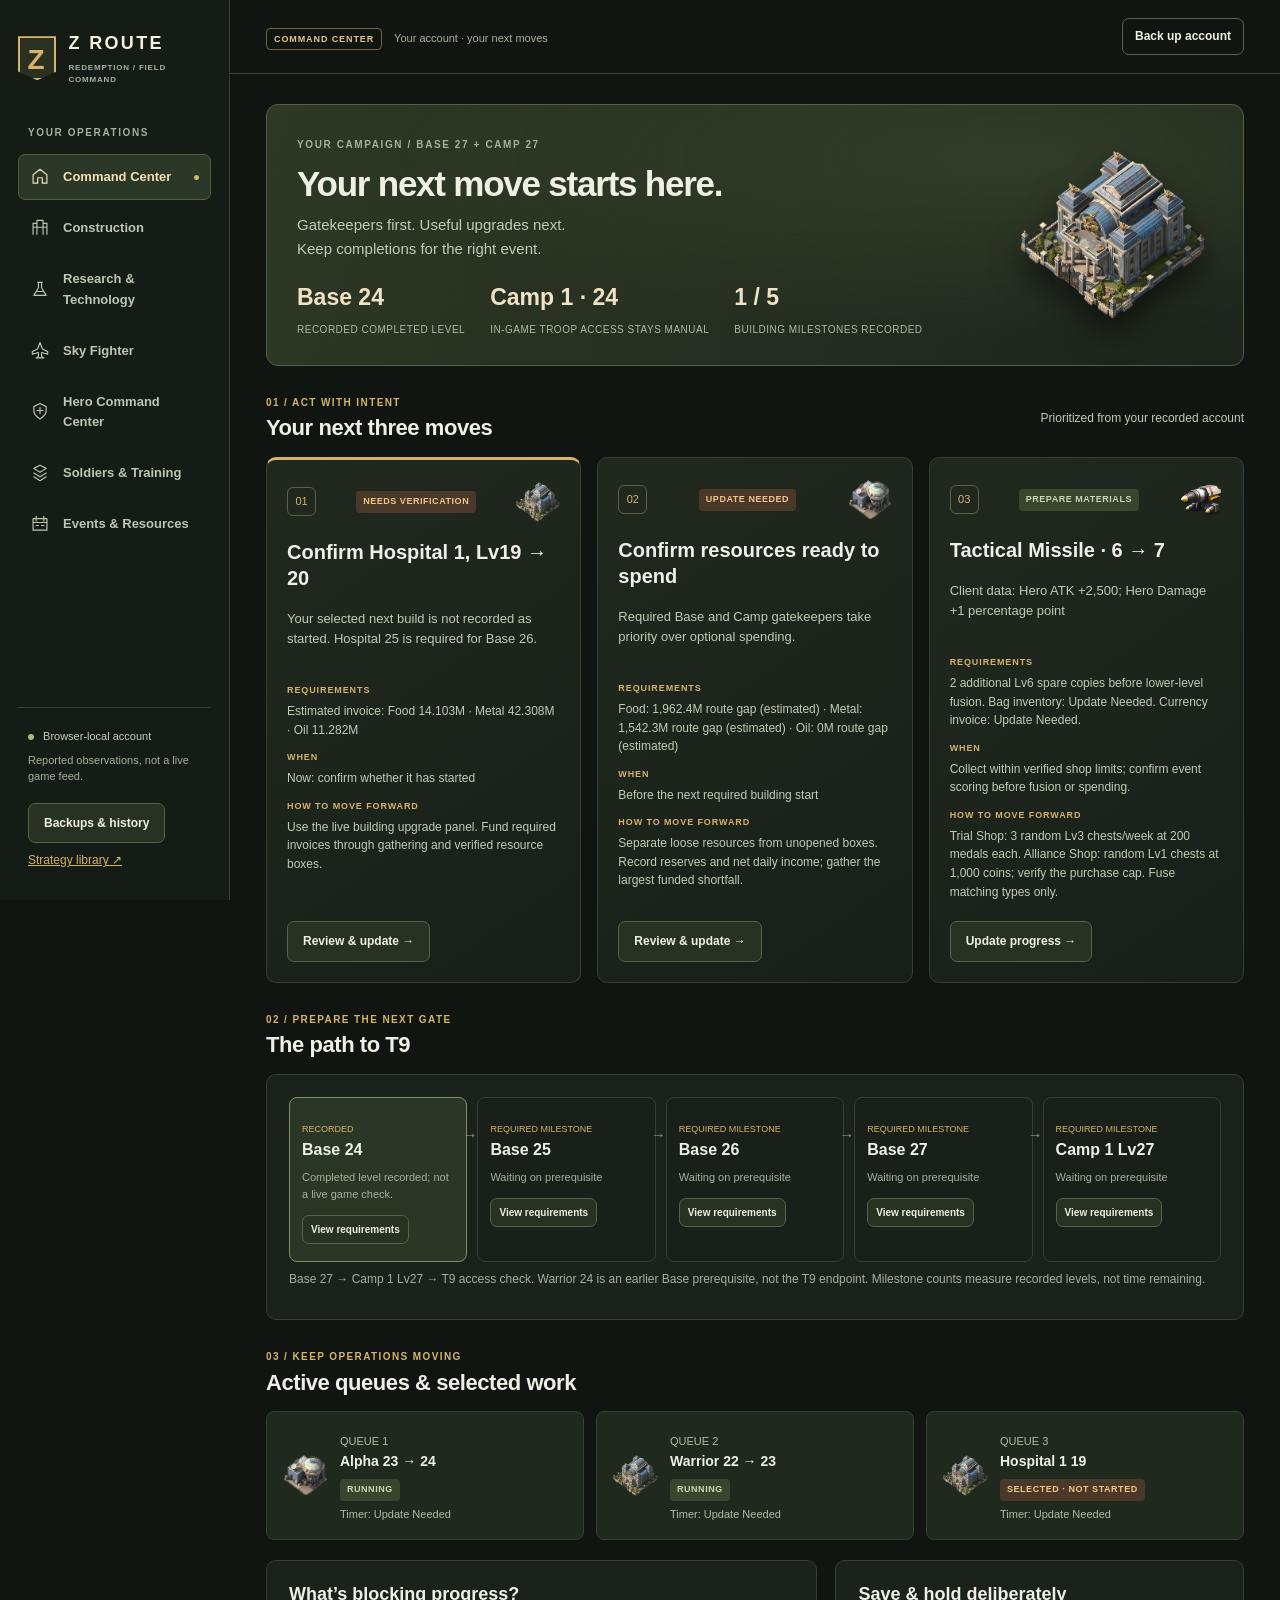
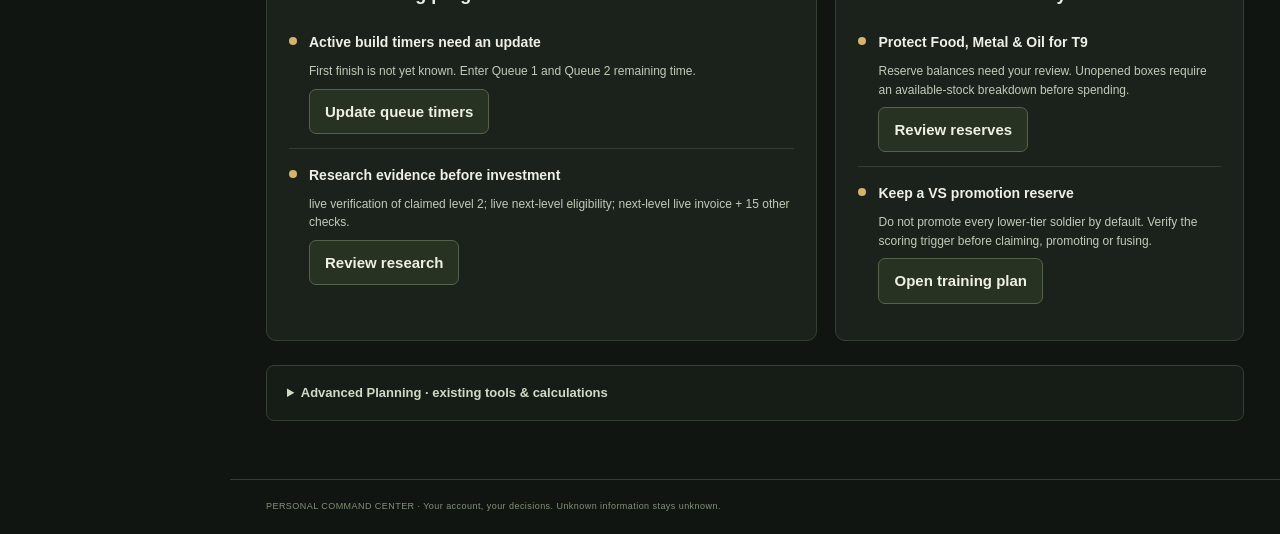
<file: index.html>
<!doctype html><html lang="en"><head><meta charset="utf-8"><meta name="viewport" content="width=device-width,initial-scale=1"><meta name="theme-color" content="#111712"><title>Z Route · My Command Center</title><link rel="stylesheet" href="center.css?v=v21m211"><script defer src="fighter-data.js?v=redesign6"></script><script defer src="fighter-model.js?v=redesign6"></script><script defer src="account-model.js?v=v21m1"></script><script defer src="center-model.js?v=v21m1"></script><script defer src="hero-model.js?v=v21m21"></script><script defer src="center.js?v=v21m21"></script></head><body><a class="skip" href="#main">Skip to command view</a><aside class="sidebar"><a class="brand" href="#home"><span class="crest">Z</span><span>Z ROUTE<small>REDEMPTION / FIELD COMMAND</small></span></a><p class="nav-caption">YOUR OPERATIONS</p><nav id="navigation" aria-label="Command Center categories"></nav><div class="side-foot"><span class="signal"></span> Browser-local account<p>Reported observations, not a live game feed.</p><button data-page="backups">Backups & history</button><a href="legacy-guide.html#library">Strategy library ↗</a></div></aside><div class="workspace"><header class="topbar"><div><span class="preview-tag">COMMAND CENTER</span><span class="top-note">Your account · your next moves</span></div><button id="backupTop">Back up account</button></header><main id="main" tabindex="-1"><div id="view"><p class="loading">Connecting your saved account and planning tools…</p></div><p id="centerMessage" role="status" aria-live="polite"></p></main><footer>PERSONAL COMMAND CENTER · Your account, your decisions. Unknown information stays unknown.</footer></div><dialog id="editDialog" aria-labelledby="editTitle"><div class="dialog-top"><div><span class="eyebrow">UPDATE YOUR RECORD</span><h2 id="editTitle">Update account</h2></div><button id="closeEdit" aria-label="Close editor">×</button></div><form id="editForm"></form><p id="editMessage" role="status"></p></dialog><div id="toolOverlay" hidden><div class="tool-head"><strong id="toolTitle">Advanced planning</strong><span>Existing tools · same saved account</span><button id="closeTool">Return to Command Center ×</button></div></div><iframe id="guideEngine" class="engine" src="legacy-guide.html?center=1" title="Retained account editor and strategy library" aria-hidden="true"></iframe><iframe id="commandEngine" class="engine" src="command-dashboard.html?center=1" title="Retained construction, research and forecast tools" aria-hidden="true"></iframe></body></html>
</file>
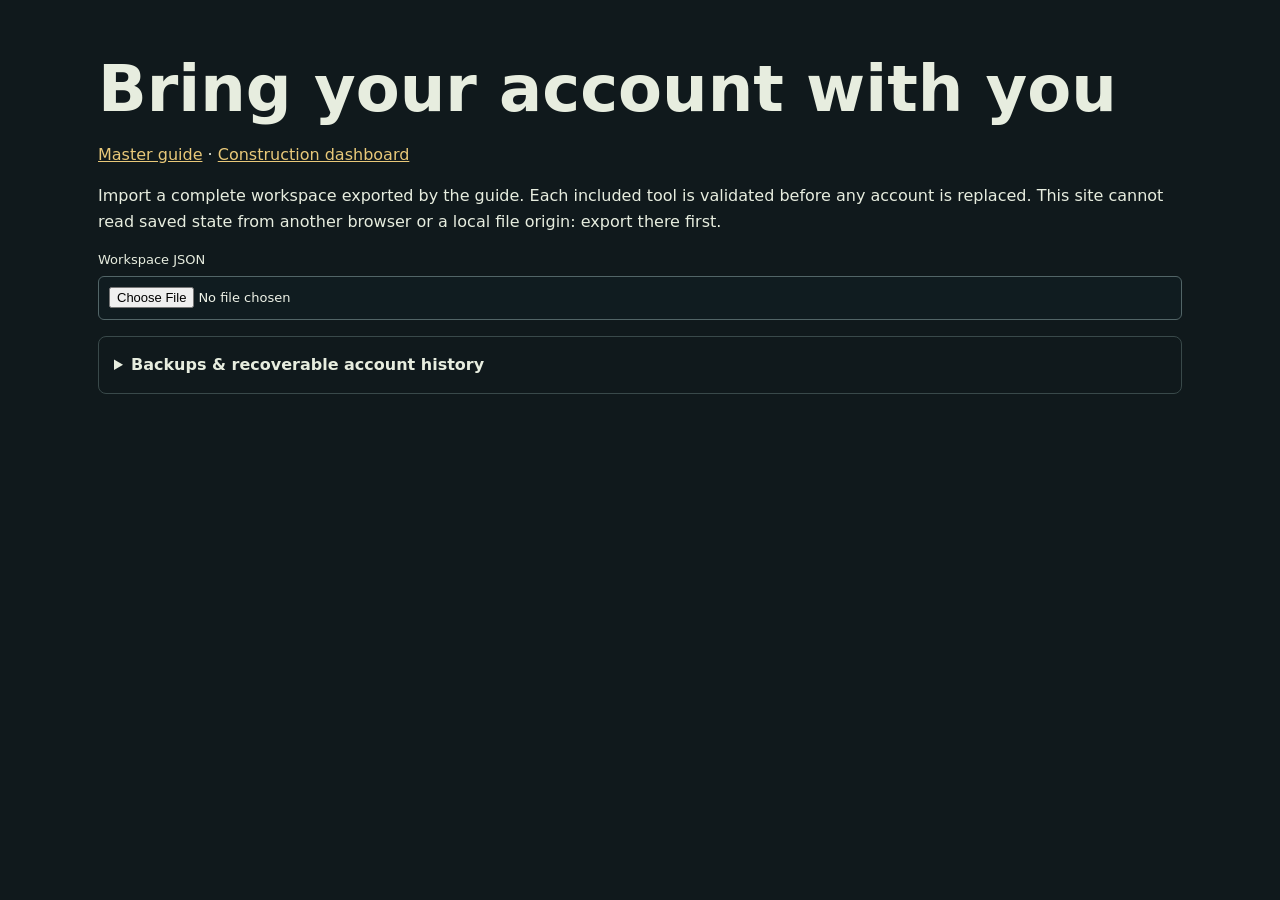
<file: account-transfer.html>
<!doctype html><html lang="en"><head><meta charset="utf-8"><meta name="viewport" content="width=device-width,initial-scale=1"><title>Z Route · Workspace transfer</title><link rel="stylesheet" href="style.css?v=redesign6"><link rel="stylesheet" href="fighter.css?v=redesign6"></head><body><main><h1>Bring your account with you</h1><p><a href="index.html#tracker">Master guide</a> · <a href="command-dashboard.html">Construction dashboard</a></p><p>Import a complete workspace exported by the guide. Each included tool is validated before any account is replaced. This site cannot read saved state from another browser or a local file origin: export there first.</p><label>Workspace JSON<input id="workspaceImport" type="file" accept=".json,application/json"></label><div id="transferPreview"></div><p id="transferStatus" role="status"></p><div id="workspaceTools"></div></main><script src="command-dashboard-assets/data.js?v=redesign6"></script><script src="command-dashboard-assets/research-1.js?v=redesign6"></script><script src="command-dashboard-assets/research-2.js?v=redesign6"></script><script src="command-dashboard-assets/research-3.js?v=redesign6"></script><script src="command-dashboard-assets/research-4.js?v=redesign6"></script><script src="command-dashboard-assets/research-5.js?v=redesign6"></script><script src="command-dashboard-assets/research-6.js?v=redesign6"></script><script src="command-dashboard-assets/research-7.js?v=redesign6"></script><script src="command-dashboard-assets/research-8.js?v=redesign6"></script><script src="command-dashboard-assets/research-9.js?v=redesign6"></script><script src="command-dashboard-assets/research-10.js?v=redesign6"></script><script src="command-dashboard-assets/research-11.js?v=redesign6"></script><script src="command-dashboard-assets/research-12.js?v=redesign6"></script><script src="command-dashboard-assets/research-13.js?v=redesign6"></script><script src="command-dashboard-assets/research-14.js?v=redesign6"></script><script src="command-dashboard-assets/research-15.js?v=redesign6"></script><script src="command-dashboard-assets/buildings-1.js?v=redesign6"></script><script src="command-dashboard-assets/buildings-2.js?v=redesign6"></script><script src="command-dashboard-assets/buildings-3.js?v=redesign6"></script><script src="command-dashboard-assets/buildings-4.js?v=redesign6"></script><script src="command-dashboard-assets/buildings-5.js?v=redesign6"></script><script src="command-dashboard-assets/buildings-6.js?v=redesign6"></script><script src="command-dashboard-assets/buildings-7.js?v=redesign6"></script><script src="command-dashboard-assets/account-snapshot.js?v=redesign6"></script><script src="account-model.js?v=v21m1"></script><script src="workspace.js?v=v21m1"></script><script src="fighter-data.js?v=redesign6"></script><script src="fighter-model.js?v=redesign6"></script><script src="transfer-validation.js?v=redesign6"></script><script src="account-transfer.js?v=v21m1"></script></body></html>
</file>
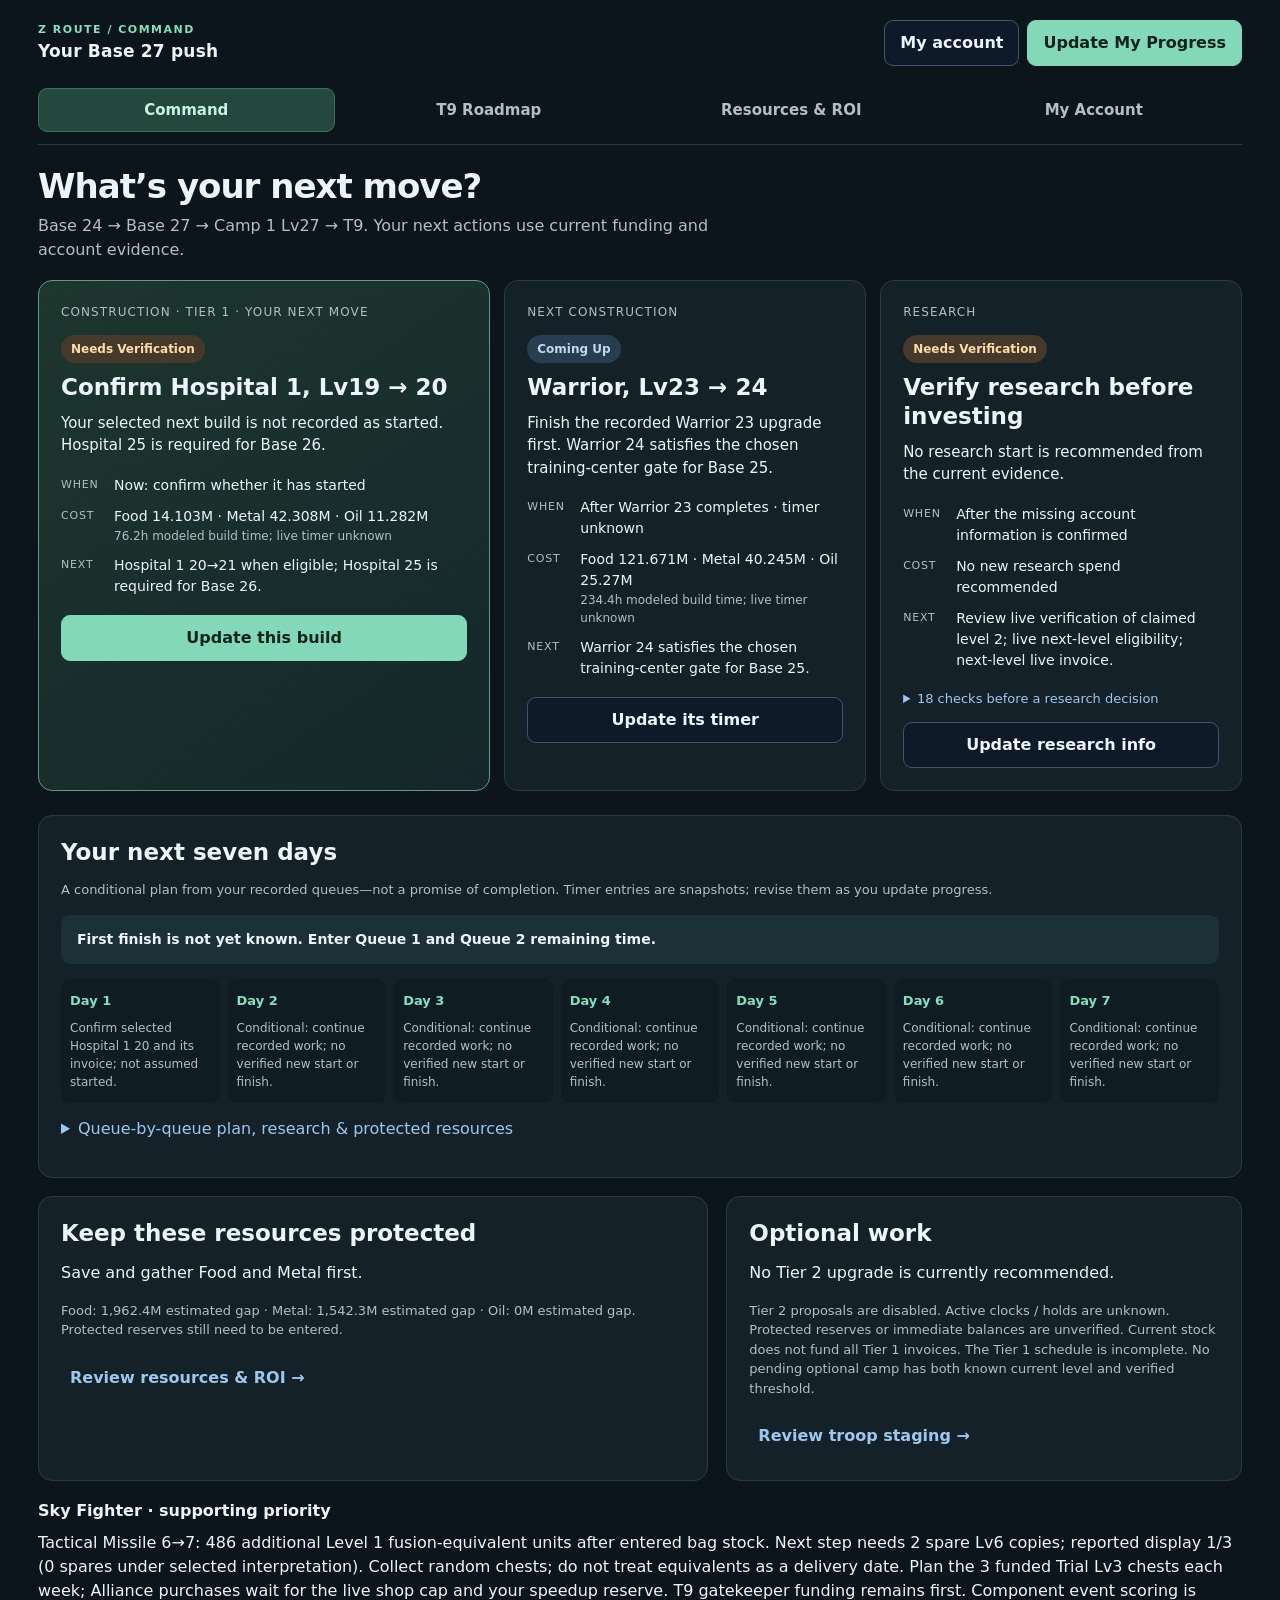
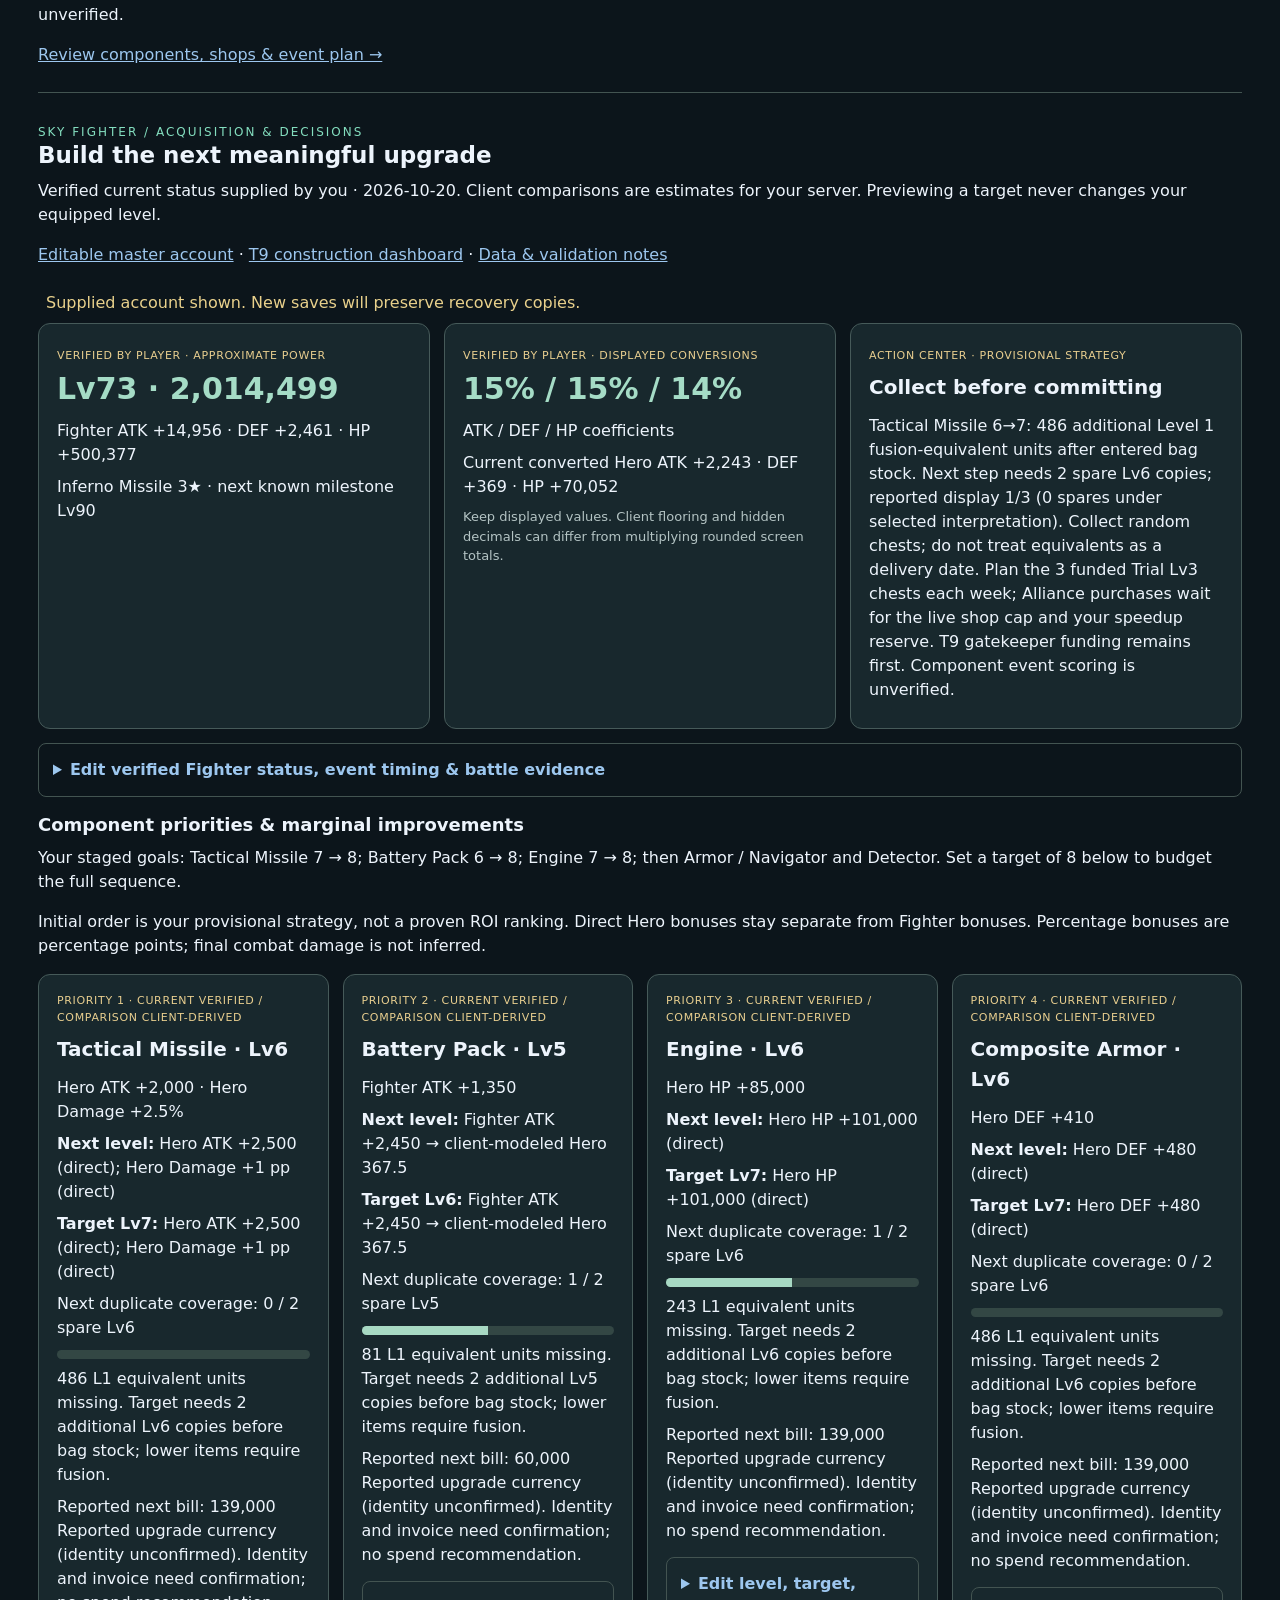
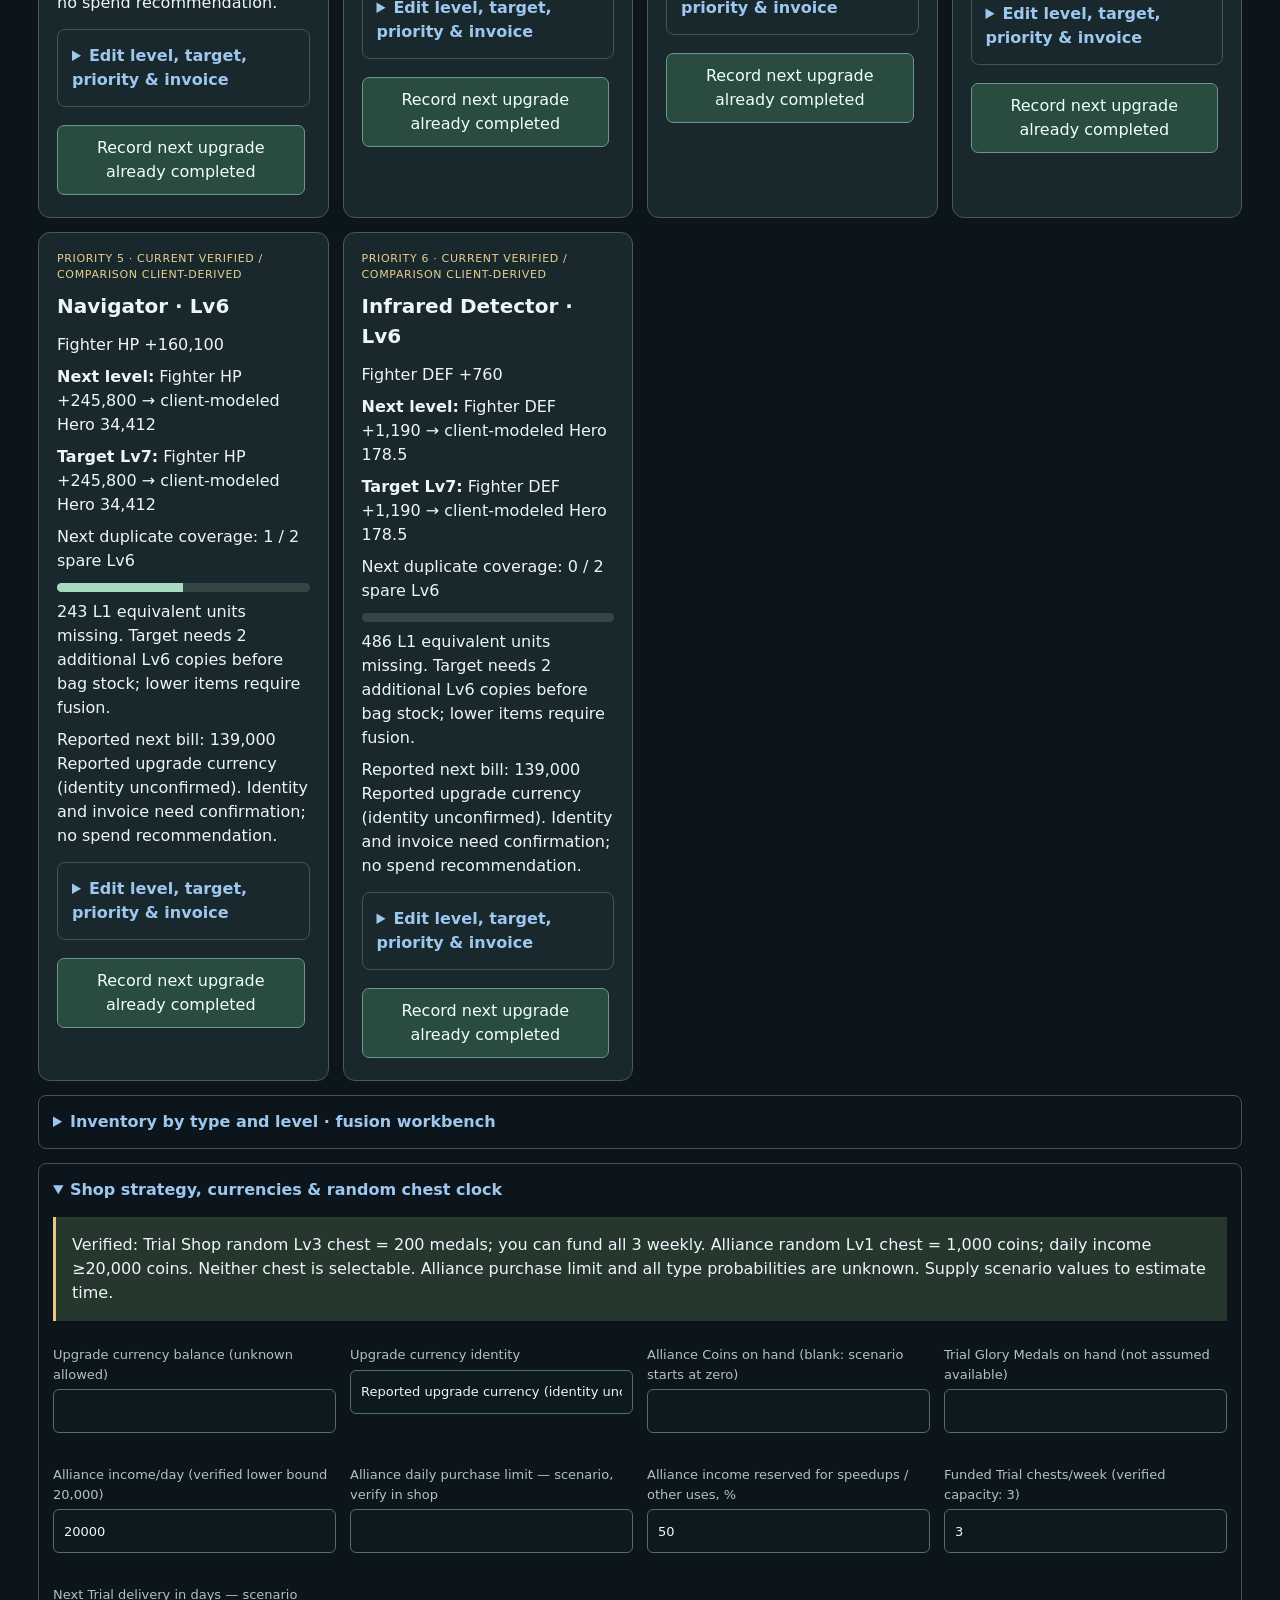
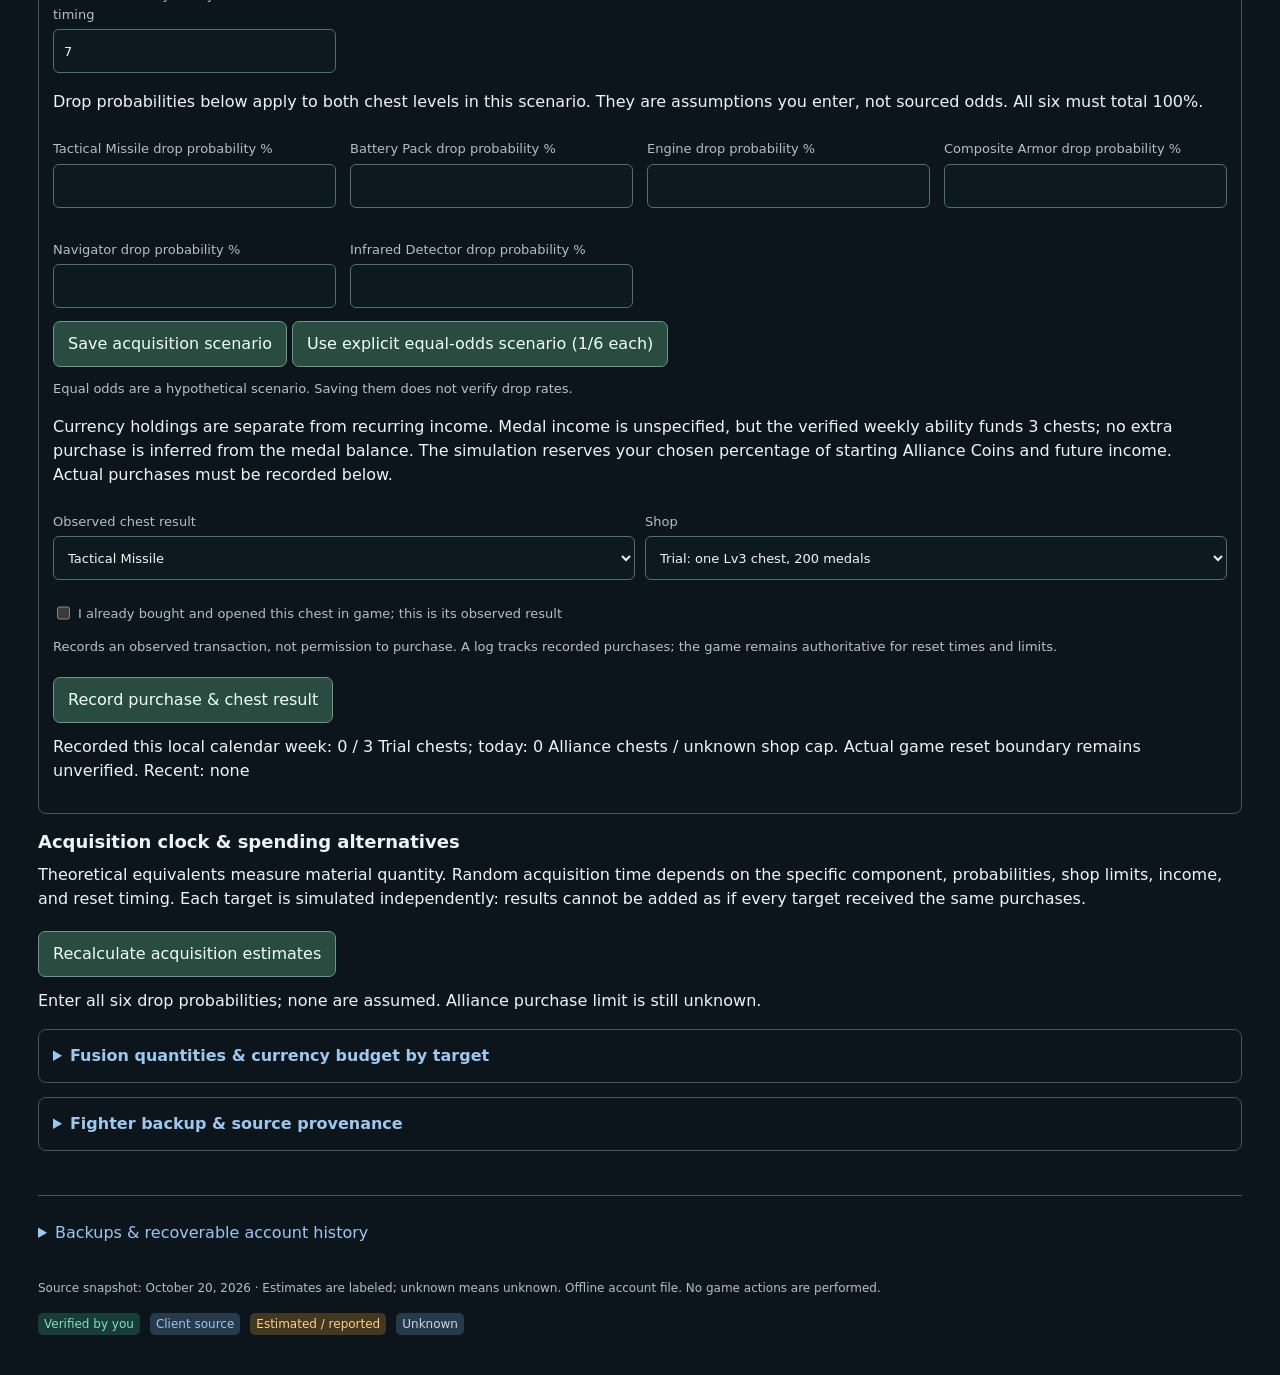
<file: command-dashboard.html>
<!doctype html><html lang="en"><head><meta charset="utf-8"><meta name="viewport" content="width=device-width,initial-scale=1"><title>Z Route · Action Center</title><style>
:root{color-scheme:dark;--bg:#0c1420;--panel:#142131;--line:#2a3b4e;--text:#edf4fc;--muted:#a7b8ca;--blue:#6eacff;--green:#63ddbb;--amber:#ffd080;--red:#ff9e9e}*{box-sizing:border-box}body{margin:0;background:var(--bg);color:var(--text);font:15px/1.55 system-ui,-apple-system,sans-serif}main{max-width:1440px;margin:auto;padding:28px}header{display:flex;gap:24px;justify-content:space-between;align-items:center}h1{font-size:32px;letter-spacing:-1px;margin:4px 0}h2{font-size:21px;margin:0 0 12px}h3{font-size:16px;margin:8px 0}p{margin:8px 0 16px}.eyebrow{color:var(--green);letter-spacing:2px;font-size:12px;text-transform:uppercase}.muted,small{color:var(--muted)}small{font-size:12px}button,input,select,textarea{font:inherit;color:var(--text);background:#0e1a28;border:1px solid #40556c;border-radius:7px;padding:9px;max-width:100%}button{cursor:pointer}button:hover{border-color:var(--green)}button.primary{background:#256d65;border-color:#44988d}button:disabled{opacity:.45;cursor:default}input[type=number]{width:120px}input[type=checkbox]{width:auto}input[type=file]{width:260px}label{display:flex;flex-direction:column;gap:4px;color:var(--muted);font-size:13px}label.check{flex-direction:row;align-items:center}textarea{width:100%;min-height:76px}a{color:var(--blue)}.toolbar,.controls{display:flex;gap:10px;flex-wrap:wrap;align-items:end}.toolbar{align-items:center}.grid{display:grid;grid-template-columns:repeat(2,minmax(0,1fr));gap:18px}.stats{display:grid;grid-template-columns:repeat(4,1fr);gap:14px;margin:22px 0}.stat,.panel{background:var(--panel);border:1px solid var(--line);border-radius:12px;padding:20px}.stat strong{display:block;font-size:26px;letter-spacing:-.5px}.stat span{color:var(--muted);font-size:13px}.panel{margin-bottom:18px}.grid>*{min-width:0}.grid>.panel{margin:0}.panel,.scroll,.chart{min-width:0;max-width:100%}.wide{grid-column:1/-1}.badge{display:inline-block;font-size:11px;border-radius:5px;padding:2px 6px;background:#273a4c;color:var(--muted)}.verified{color:var(--green);background:#173d39}.estimated{color:var(--amber);background:#423822}.unknown{color:#ced5e2}.source{color:var(--blue)}.warning{border-left:3px solid var(--amber);padding:10px 14px;background:#2c2a25;color:#f8dcb0;margin:12px 0}.good{color:var(--green)}.bad{color:var(--red)}nav{position:sticky;top:0;z-index:5;display:flex;gap:8px;padding:12px 0;background:var(--bg);overflow:auto}nav a{white-space:nowrap;text-decoration:none;padding:7px 12px;background:var(--panel);border-radius:6px}section{scroll-margin-top:70px}#message{min-height:25px;color:var(--green)}.road{display:grid;grid-template-columns:repeat(4,1fr);gap:12px}.gate{background:#0e1b29;padding:16px;border-radius:9px;border-top:3px solid var(--blue)}.gate:last-child{border-color:var(--amber)}.gate p{font-size:13px}.step{display:grid;grid-template-columns:32px 1fr;gap:10px;border-bottom:1px solid var(--line);padding:12px 0}.step b:first-child{color:var(--green);font-size:20px}.step p{margin:0;font-size:13px;color:var(--muted)}.scroll{overflow:auto}table{border-collapse:collapse;width:100%;font-size:13px}th,td{text-align:left;border-bottom:1px solid var(--line);padding:10px 8px;vertical-align:top}th{color:var(--muted);font-weight:500}td input[type=number]{width:80px}td select{max-width:155px}.chart{width:100%;min-height:180px}.chart{overflow-x:auto}.chart svg{width:100%;min-width:550px;height:auto;display:block}svg text{fill:var(--muted);font:12px system-ui}svg .axis{stroke:var(--line);stroke-width:1}details{margin:14px 0}summary{cursor:pointer;color:var(--blue)}.queue{display:flex;gap:10px;align-items:center;flex-wrap:wrap;padding:14px 0;border-bottom:1px solid var(--line)}.queue strong{min-width:85px}#researchRows tr[hidden]{display:none}.formula{font-size:13px;color:var(--muted)}.key{display:flex;gap:15px;flex-wrap:wrap;font-size:12px;color:var(--muted)}.dot{width:9px;height:9px;border-radius:50%;display:inline-block;margin-right:5px}.footer{padding:20px 0;color:var(--muted);font-size:12px}button:focus-visible,a:focus-visible,input:focus-visible,select:focus-visible,textarea:focus-visible{outline:2px solid var(--green);outline-offset:3px}@media(max-width:850px){main{padding:16px}.grid{grid-template-columns:1fr}.stats,.road{grid-template-columns:repeat(2,1fr)}header{align-items:start;flex-direction:column}}@media(max-width:470px){.stats,.road{grid-template-columns:1fr}h1{font-size:28px}.panel{padding:14px}button{min-height:42px}}

:root{--bg:#0c151b;--panel:#142128;--line:#2c3b43;--muted:#b0c0c6;--green:#84debf;--blue:#9dc7ef}body{font-size:16px;line-height:1.5}main{max-width:1260px;padding:20px 28px}header{gap:12px;margin-bottom:14px}header .brand{font-weight:700;font-size:17px;letter-spacing:.2px}.brand small{font-size:11px;display:block;letter-spacing:1.5px;text-transform:uppercase;color:var(--green)}.toolbar{gap:8px}button,.primary-link{min-height:44px;padding:10px 15px;border-radius:9px;font-weight:600}button.primary{background:#83d8ba;border-color:#83d8ba;color:#0c241d}button.linklike{background:transparent;border-color:transparent;color:var(--blue);padding:5px 8px}input,select,textarea{min-height:44px;font-size:16px}input[type=checkbox]{min-height:24px;width:24px;height:24px}label{font-size:14px}h1{font-size:34px;line-height:1.15;margin:0 0 8px}h2{font-size:23px;line-height:1.3}h3{font-size:18px}nav.primary-nav{display:grid;grid-template-columns:repeat(4,1fr);gap:6px;overflow:visible;border-bottom:1px solid var(--line);padding:8px 0 12px;margin-bottom:22px;top:0}nav.primary-nav button{font-size:15px;white-space:normal;min-width:0;background:transparent;border-color:transparent;color:var(--muted);padding:9px 6px}nav.primary-nav button[aria-selected=true]{background:#24483e;color:#c5f5e2;border-color:#3c6f5d}.view[hidden],dialog[hidden]{display:none!important}.intro{display:flex;justify-content:space-between;gap:16px;align-items:start;margin-bottom:18px}.intro p{max-width:680px;color:var(--muted);margin:0}.micro{color:var(--muted);font-size:13px}.action-grid{display:grid;grid-template-columns:1.25fr 1fr 1fr;gap:14px;margin-bottom:24px}.action-card{background:var(--panel);border:1px solid var(--line);padding:22px;border-radius:14px;min-width:0}.action-card.lead{border-color:#659980;background:linear-gradient(145deg,#1d362e,#15272a)}.action-card .kind{font-size:12px;text-transform:uppercase;letter-spacing:1.1px;color:var(--muted);margin-bottom:14px}.action-card h2{font-size:23px;line-height:1.25;margin:10px 0}.action-card p{margin:0 0 14px}.action-card .reason{font-size:15px;line-height:1.5}.state{display:inline-flex;font-size:12px;font-weight:600;border-radius:30px;padding:5px 10px;background:#3b3627;color:#ffe1a1}.state.now{background:#245544;color:#bff4da}.state.wait{background:#293d50;color:#bfdaee}.state.verify{background:#45392b;color:#ffdcaa}.decision-fields{display:grid;gap:10px;margin:18px 0;font-size:14px}.decision-fields div{display:grid;grid-template-columns:45px 1fr;gap:8px}.decision-fields dt{font-size:11px;letter-spacing:.8px;color:var(--muted);padding-top:2px}.decision-fields dd{margin:0;overflow-wrap:anywhere}.action-card button{width:100%}.decision-fields .costline{display:block}.action-card details{font-size:13px}.action-card details ul{padding-left:17px}.command-bottom{display:grid;grid-template-columns:1.3fr 1fr;gap:18px}.panel{border-radius:14px}.panel.airy{padding:22px}.week-grid{display:grid;grid-template-columns:repeat(7,1fr);gap:8px;margin:14px 0}.day{background:#101c24;border-radius:9px;padding:12px 9px;min-width:0}.day b{display:block;font-size:13px;color:var(--green)}.day p{font-size:12px;margin:8px 0 0;color:var(--muted)}.plan-line{padding:12px 0;border-top:1px solid var(--line);font-size:14px}.plan-line strong{display:block;margin-bottom:3px}.milestones{display:grid;grid-template-columns:repeat(6,1fr);gap:8px;margin:20px 0}.milestones button{text-align:left;padding:14px 12px;font-size:14px;font-weight:500;background:var(--panel);border-color:var(--line);min-height:100px}.milestones button.selected{border-color:var(--green);background:#1d382f}.milestones .num{display:block;font-size:12px;color:var(--muted);margin-bottom:7px}.milestones .mark{display:block;color:var(--green);font-size:12px;margin-top:7px}.milestone-content{display:grid;grid-template-columns:1.2fr 1fr;gap:22px}.compact-list{padding:0;list-style:none;margin:0}.compact-list li{padding:9px 0;border-bottom:1px solid var(--line)}details.analysis{background:var(--panel);border:1px solid var(--line);padding:18px 20px;border-radius:12px;margin:16px 0}details.analysis>summary{font-weight:600;color:var(--text)}details.analysis[open]>summary{margin-bottom:20px}.resource-cards{display:grid;grid-template-columns:repeat(3,1fr);gap:14px;margin:20px 0}.resource-card{background:var(--panel);border:1px solid var(--line);border-radius:12px;padding:20px}.resource-card h3{margin:0 0 15px}.resource-card .big{font-size:27px;display:block;margin:2px 0 12px}.resource-card dl{display:grid;grid-template-columns:1fr auto;font-size:14px;gap:7px;margin:0}.resource-card dt{color:var(--muted)}.resource-card dd{margin:0}.scenario-note{padding:14px 16px;background:#1c3037;border-radius:9px;font-size:14px;margin:15px 0}.shortlist{display:grid;grid-template-columns:repeat(2,minmax(0,1fr));gap:12px;margin:18px 0}.research-card{padding:18px;border:1px solid var(--line);border-radius:12px;background:var(--panel)}.research-card p{font-size:14px}.research-card .numbers{font-size:13px;color:var(--muted)}.account-section{display:grid;grid-template-columns:1fr 1fr;gap:18px}.editor-tabs{display:flex;gap:8px;flex-wrap:wrap;margin:16px 0}.editor-tabs button{font-size:13px}.account-section .controls{align-items:start}.controls>label{min-width:0;max-width:100%}.controls>label select{width:100%;min-width:0}.queue{align-items:end;gap:12px}.queue strong{width:100%;margin-bottom:0}.queue label{min-width:125px}.queue button{font-size:13px}.quiet-data{font-size:13px;color:var(--muted)}.badge{font-size:12px}.legend-line{display:flex;gap:10px;flex-wrap:wrap;font-size:12px;margin-top:16px}.phone-hint{display:none}#message:empty{display:none}#message{font-size:13px;min-height:0;margin-bottom:10px}dialog{background:var(--bg);color:var(--text);border:1px solid var(--line);border-radius:16px;width:min(620px,calc(100% - 24px));max-height:90dvh;padding:24px;overflow:auto}dialog::backdrop{background:#020a10b8}.dialog-head{display:flex;justify-content:space-between;align-items:center;gap:12px;margin-bottom:12px}.dialog-head h2{margin:0}.dialog-head button{font-size:20px;min-width:44px}.quick-fields{display:grid;gap:16px}.quick-fields label{width:100%}.quick-fields input,.quick-fields select{width:100%;max-width:none}.quick-fields .two{display:grid;grid-template-columns:1fr 1fr;gap:12px}.quick-fields p{font-size:14px;margin:0}.quick-fields button{width:100%}.quick-res{padding:14px 0;border-top:1px solid var(--line)}.verify-checks{display:grid;gap:12px}#stats{margin:0;grid-template-columns:repeat(4,1fr)}.resource-editor{display:grid;grid-template-columns:repeat(3,1fr);gap:15px}.res-edit{padding:18px;background:#101d25;border-radius:10px}.res-edit label{margin-bottom:12px}.res-edit input,.res-edit select{width:100%;max-width:none}.footer{font-size:12px}button:focus-visible{outline:2px solid var(--green);outline-offset:3px}@media(max-width:1000px){.action-grid{grid-template-columns:1fr 1fr}.action-card.lead{grid-column:1/-1}.milestones{grid-template-columns:repeat(3,1fr)}.command-bottom{grid-template-columns:1fr}}@media(max-width:650px){main{padding:14px 16px}header{flex-direction:row;align-items:center;margin-bottom:10px}.brand{max-width:145px}header .toolbar button{font-size:13px;padding:8px 10px}header .brand{font-size:15px}.brand small{font-size:10px}.toolbar .export-short{display:none}nav.primary-nav{margin-bottom:18px;padding-top:4px;gap:0}nav.primary-nav button{font-size:12px;padding:8px 4px;line-height:1.25}.intro{display:block;margin-bottom:16px}h1{font-size:29px}.intro p{font-size:14px}.action-grid,.resource-cards,.shortlist,.account-section,.resource-editor{grid-template-columns:1fr}.action-card{padding:20px}.action-card h2{font-size:23px}.action-card.lead{grid-column:auto}.action-card .kind{margin-bottom:10px}.action-card .reason{font-size:15px}.decision-fields{font-size:14px;gap:9px;margin:15px 0}.action-grid{gap:12px}.milestones{grid-template-columns:repeat(3,1fr);gap:6px}.milestones button{min-height:94px;padding:10px;font-size:13px}.milestone-content{grid-template-columns:1fr}.week-grid{grid-template-columns:repeat(2,1fr)}.day:last-child{grid-column:1/-1}.day p{font-size:13px}.resource-card .big{font-size:27px}.account-section{gap:12px}details.analysis{padding:16px}.panel.airy{padding:18px}.phone-hint{display:block;font-size:12px;color:var(--muted)}#stats{grid-template-columns:repeat(2,1fr)}.queue label{flex:1;min-width:110px}.queue button{flex:1}.quick-fields .two{grid-template-columns:1fr}dialog{padding:18px}.resource-card{padding:19px}section{scroll-margin-top:70px}}
</style><link rel="stylesheet" href="fighter.css?v=redesign6"></head><body><main><header><div class="brand"><small>Z Route / Command</small>Your Base 27 push</div><div class="toolbar"><button class="export-short" data-goto="account">My account</button><button class="primary" data-quick="queues">Update My Progress</button></div></header><nav class="primary-nav" role="tablist" aria-label="Primary navigation"><button id="nav-command" role="tab" aria-selected="true" aria-controls="page-command" data-goto="command">Command</button><button id="nav-roadmap" role="tab" aria-selected="false" aria-controls="page-roadmap" data-goto="roadmap">T9 Roadmap</button><button id="nav-resources" role="tab" aria-selected="false" aria-controls="page-resources" data-goto="resources">Resources &amp; ROI</button><button id="nav-account" role="tab" aria-selected="false" aria-controls="page-account" data-goto="account">My Account</button></nav><div id="message" role="status" aria-live="polite"></div><section class="view" id="page-command" role="tabpanel" aria-labelledby="nav-command"><div class="intro"><div><h1>What’s your next move?</h1><p id="commandContext">Keep the gatekeepers moving. Protect the resources that get you there.</p></div></div><div id="actions" class="action-grid" aria-live="polite"></div><div class="panel airy"><h2>Your next seven days</h2><p class="micro">A conditional plan from your recorded queues—not a promise of completion. Timer entries are snapshots; revise them as you update progress.</p><div id="weeklyPlan"></div></div><div class="command-bottom"><div class="panel airy"><h2>Keep these resources protected</h2><div id="commandFunding"></div><button class="linklike" data-goto="resources">Review resources & ROI →</button></div><div class="panel airy"><h2>Optional work</h2><div id="commandOptional"></div><button class="linklike" data-secondary="staging">Review troop staging →</button></div></div><div data-fighter-action class="notice"></div></section><section class="view" id="page-roadmap" role="tabpanel" aria-labelledby="nav-roadmap" hidden><div class="intro"><div><h1>Your route to T9</h1><p>Warrior 24 helps open Base 25. Soldier Training Camp 1 level 27 is the T9 endpoint.</p></div></div><div id="milestones" class="milestones" aria-label="T9 milestones"></div><div class="panel airy" id="milestoneDetail"></div><details class="analysis" id="scheduleAnalysis"><summary>Construction schedule & critical chain</summary><section id="construction"><h2>Three-queue construction scheduler</h2><p class="muted">Queue assignments below describe your account. The timeline is a separate proposed schedule; it never starts builds or marks them completed.</p><div id="scheduleNotice" class="warning"></div><button id="previewScenario">Preview optimistic route (zero unknown timers, unlimited funding)</button><div id="criticalPath" class="warning"></div><div id="gantt" class="chart"></div><p class="key">Green = modeled critical chain · blue = other Tier 1 · amber = active / Tier 2. B = Base · A = Alpha · W = Warrior · H = Hospital · D = Defense · C1–C4 = Camps. Hover chart marks for exact upgrade details; all times below.</p><div id="scheduleDetails" class="scroll"></div><details><summary>Scheduler assumptions</summary><p class="formula">Dependency-aware list scheduling, three queues, one upgrade per building. Gatekeepers are prioritized before Warrior catch-up unless changed. Costs are debited at modeled starts; active builds are already paid. Constant additive speed applies at each start; no alliance help, free finish, speedups, server rules or dynamic buffs. Net income is assumed continuous and spendable. Unknown income is modeled as zero and identified. Unknown active timers block the timeline unless you opt into a zero-timer sensitivity. Relative model hours are not a live ETA.</p></details></section></details><details class="analysis" id="stagingDetail"><summary>Troop staging & the three priority tiers</summary><section id="staging"><h2>Troop staging & priority tiers</h2><p class="muted">Tier 1: the Base / Camp 1 gatekeeper chain. Tier 2: other camp staging, only in demonstrated downtime with gatekeeper funding protected. Tier 3: optional development or other spend, only with a documented compelling case. Troop goals are not unlock claims.</p><div class="scroll"><table><thead><tr><th>Camp / troop goal</th><th>Current level</th><th>Unlock threshold level</th><th>Tooltip verified?</th><th>Evidence / notes</th><th>Next staging invoice</th></tr></thead><tbody id="stagingRows"></tbody></table></div><label class="check"><input id="optionalEnabled" type="checkbox">Propose verified Tier 2 camp starts inside genuine spare queue time</label><div id="priorityStatus" class="warning"></div><label>Tier 3 compelling-value case<textarea id="tier3Note" placeholder="Record the candidate, measured benefit, opportunity cost and why it is worth diverting time/resources. Blank keeps Tier 3 on hold."></textarea></label><p class="formula">A Tier 2 proposal must fit entirely before an existing Tier 1 start, satisfy known prerequisites, use verified camp thresholds and leave all remaining Tier 1 invoices funded from current spendable stock. It may never move a gatekeeper start later. Unknown clocks or funding cannot establish genuine downtime. This conservative policy does not borrow forecast income for optional work.</p></section></details><details class="analysis"><summary>Complete gatekeeper invoices & source confidence</summary><section id="route"><h2>T9 gatekeeper dependency roadmap</h2><div class="road" id="roadmap" hidden></div><div class="warning">Corrected path: Base 27 → Camp 1 level 27 → T9, as specified by you. The saved client table confirms Camp 27 needs Base 27 and supplies the costs. Verify live troop tooltips for staging thresholds; no troops are marked unlocked or trained automatically.</div><label>Live T9 tooltip / evidence note<textarea id="t9note" placeholder="Unknown — record the exact building, level, additional gates and source"></textarea></label><details><summary>Every remaining invoice and dependency</summary><div class="scroll"><table><thead><tr><th>Future start</th><th>Client prerequisites</th><th>Raw hours</th><th>Food / Metal / Oil (M)</th></tr></thead><tbody id="jobs"></tbody></table></div></details></section></details></section><section class="view" id="page-resources" role="tabpanel" aria-labelledby="nav-resources" hidden><div class="intro"><div><h1>Fund the next gate</h1><p>Save for required builds first. Invest only when the value and eligibility are clear.</p></div></div><div id="resourceSummary" class="resource-cards"></div><div id="resourcePriorities" class="scenario-note"></div><button data-quick="resources">Update resources</button><div class="panel airy" style="margin-top:24px"><h2>Research worth considering</h2><div class="controls"><label>Decision focus<select id="researchFocus"><option value="route">Accelerate the T9 gatekeeper route</option><option value="research">Repay a funded research workload</option><option value="economy">Close the production/resource gap</option></select></label><button data-quick="research">Update research information</button></div><p class="micro">Ranked within the selected objective. Different resource and queue benefits are not a universal exchange rate.</p><div id="researchShortlist" class="shortlist"></div></div><details class="analysis"><summary>Resource charts & funded versus hypothetical scenarios</summary><section id="resources"><div class="controls"><button data-analysis-mode="funded">Realistic funded plan</button><button data-analysis-mode="unlimited">Unlimited-funding sensitivity</button></div><p class="scenario-note" id="resourceModeNotice"></p><h2>Resource runway & route funding</h2><p class="muted">Amounts below are in millions. Approximate inventory includes unopened boxes; separate protected spending before using this as a spendable balance.</p><div class="controls"><label>Construction cost reduction, %<input id="discount" type="number" min="0" max="100" step="any"></label><label>Forecast horizon, days<input id="days" type="number" min="1" max="1000"></label></div><div class="grid" style="margin-top:18px"><div><h3>Stock versus remaining route</h3><div id="budgetChart" class="chart"></div></div><div><h3>Spendable stock forecast</h3><div id="forecast" class="chart"></div></div></div><p id="forecastText" class="formula"></p><p class="formula">Cost reduction defaults to an estimated 5.5% Master Builder assumption inferred from reported Development 100%. Flat discounts and additional currencies are not modeled. Hero, gear, fighter, training and healing reserves are unknown until entered. Forecast = inventory − reserve + net income − modeled future invoices; research expenses are additional unless entered into net outflow/reserves.</p></section></details><details class="analysis"><summary>Research savings, break-even math & full candidate comparison</summary><section id="research"><h2>Research ROI / spend with a purpose</h2><div class="grid" style="margin-top:18px"><div><h3>Construction workload saved</h3><div id="roiChart" class="chart"></div></div><div><h3>Research-speed payback threshold</h3><div id="reChart" class="chart"></div></div></div><div id="candidateDetail"></div><p class="formula">Construction saved hours = eligible raw work × [1/(1+b) − 1/(1+b+d)]. This sums work across queues, not elapsed calendar time. The comparison below models the gain only on builds started after research finishes. RE break-even raw work = q × (1+r+d)/d. No resource-value conversion is implied.</p></section></details><details class="analysis"><summary>Production sensitivity & payback calculations</summary><section id="production"><h2>Production payback / see the sensitivity</h2><div class="controls"><label>View<select id="productionMode"><option value="example">Illustrative sensitivity — not your account</option><option value="account">Actual entered account levels & output</option></select></label><label>Collection uptime, %<input id="uptime" type="number" min="0" max="100" step="any"></label><label>Payback horizon, days<input id="paybackDays" type="number" min="1" max="1000"></label></div><div class="scroll"><table><thead><tr><th>Resource</th><th>Raw output / hour</th><th>Scarcity weight</th></tr></thead><tbody id="producerInputs"></tbody></table></div><p id="productionNotice" class="warning"></p><div id="productionChart" class="chart"></div><div id="productionDetail" class="scroll"></div><p class="formula">Extra output/h = unmodified output × marginal gain × collection uptime. Full-cost days = Σ(cost × scarcity weight) / (extra output/h × output-resource weight × 24). Own-resource payback omits other costs. Weights are subjective, not exchange rates. Excludes research time, prerequisite costs, gathering, boxes and event rewards. If you only know displayed output, divide it by (1 + current total production bonus) before entering raw output.</p></section></details></section><section class="view" id="page-account" role="tabpanel" aria-labelledby="nav-account" hidden><div class="intro"><div><h1>My account</h1><p>Record what actually happened. Every accepted update refreshes the whole plan.</p></div><button class="primary" data-quick="queues">Update My Progress</button></div><div class="panel airy"><h2>Keep a portable backup</h2><div class="toolbar"><button id="export">Export account JSON</button><label>Import account JSON<input type="file" id="import" accept=".json,application/json"></label></div><p class="micro" id="saved">Starting account snapshot · October 20, 2026</p></div><div class="panel airy"><h2>Fast updates</h2><div class="editor-tabs"><button data-quick="queues">Builds & timers</button><button data-quick="resources">Resources & boxes</button><button data-quick="research">Research & holds</button><button data-quick="verified">Verify game info</button></div></div><details class="analysis" id="queueEditor"><summary>Construction queues, remaining time & scenario controls</summary><div id="accountQueues"><div id="queues"></div><div class="controls" style="margin-top:18px"><label>Building-speed scenario, %<input id="buildSpeed" type="number" min="0" step="any"></label><label>Speed evidence<select id="speedEvidence"><option value="estimated">Estimated scenario</option><option value="verified">Verified total bonus</option></select></label><label>Funding model<select id="funding"><option value="funded">Respect stock, reserves & net income</option><option value="unlimited">Unlimited funding sensitivity</option></select></label><label class="check"><input id="zeroTimers" type="checkbox">Model unknown active timers as zero</label><label>Scheduling policy<select id="policy"><option value="gates">Gatekeepers first</option><option value="warrior">Warrior catch-up first</option></select></label></div></div></details><details class="analysis" id="buildingEditor"><summary>Building levels & account evidence</summary><h2>Buildings</h2><p class="muted">Underway and held targets do not raise these levels. Changes here are manual account corrections.</p><div class="controls" id="buildingInputs"></div><label style="margin-top:14px">Account evidence<select id="accountEvidence"><option value="reported">User reported / last known</option><option value="verified">Verified by you in game</option></select></label><p><small>Camp 1 is the T9 endpoint. Warrior 24 remains the selected Base 25 prerequisite. Camp 2/3/4 levels start unknown.</small></p></details><details class="analysis" id="resourceEditor"><summary>Resource balances, boxes, reserves & income</summary><div id="resourceEditors" class="resource-editor"></div><table hidden><tbody id="resourceInputs"></tbody></table></details><details class="analysis" id="bonusEditor"><summary>Research bonuses & workload</summary><div class="controls"><label>Bonus calculation<select id="bonusMode"><option value="components">Claimed research + other bonus</option><option value="manual">Manual total scenario</option></select></label><label>Other building-speed bonus, %<input id="externalBuild" type="number" min="0" step="any"></label><label>Other research-speed bonus, %<input id="externalResearch" type="number" min="0" step="any"></label></div><p id="effectiveSpeedText" class="formula"></p><p class="formula">In component mode, claimed research-level changes immediately update construction durations, the critical chain, forecasts, ROI and next moves. Held/running targets add no speed. Other bonuses default to zero as an estimated scenario. Manual mode uses the total fields as its baseline; known claimed-level changes adjust them by the marginal speed delta without adding research twice.</p><div class="controls"><label>Total research-speed scenario, %<input id="researchSpeed" type="number" min="0" step="any"></label><label>Research-speed evidence<select id="researchEvidence"><option value="estimated">Estimated component only</option><option value="verified">Verified total bonus</option></select></label><label>Future research raw hours<input id="researchWork" type="number" min="0" step="any" placeholder="Unknown"></label><label>Candidate<select id="candidate"></select></label></div></details><details class="analysis" id="vsEditor"><summary>VS windows & held completions</summary><section id="vs"><h2>VS / held-completion control</h2><div class="controls"><label>Window opens (your local time)<input id="vsStart" type="datetime-local"></label><label>Window closes (your local time)<input id="vsEnd" type="datetime-local"></label><label>Scoring trigger<select id="vsTrigger"><option value="unknown">Unknown</option><option value="claim">Claim / collect</option><option value="finish">Timer finishes</option><option value="spend">Speedup / spend</option></select></label></div><label style="margin-top:12px">Verified event rules / server reset / timezone note<textarea id="vsNotes" placeholder="Unknown — enter the actual event rules"></textarea></label><p id="vsNotice" class="warning"></p><p class="muted">Held targets live in the research ledger below. A held level never counts as active. No completion is auto-claimed when a clock expires.</p><div id="heldList"></div></section></details><details class="analysis" id="researchEditor"><summary>Complete research ledger · 153 technologies</summary><section id="ledger"><h2>Persistent research ledger</h2><p class="muted">Blank means unknown, including Economy nodes. Record effective claimed level separately from a running or held next level. “Verified available” is your own live check, not an automatic eligibility decision.</p><div class="controls"><label>Search technology / tree<input id="search" type="search" placeholder="Food Output III, Squad…"></label><button id="reset">Restore starting snapshot</button></div><div class="scroll" style="max-height:530px"><table><thead><tr><th>Technology / tree</th><th>Claimed level</th><th>State</th><th>Level evidence</th><th>Next-level client gates</th></tr></thead><tbody id="researchRows"></tbody></table></div></section></details><details class="analysis"><summary>Source audit, assumptions & methods</summary><section id="audit"><h2>Audit of the starting artifact</h2><div id="auditContent"></div><details><summary>Calculation methods & boundaries</summary><p>All embedded research and building records are retained from the attached tracker. Benefits are cumulative; marginal gains subtract the previous level. Cost invoices are direct next-level costs. Current Alpha 24 and Warrior 23 costs are excluded as already paid; Hospital 20 is included until explicitly started. The route sums every missing level, follows explicit building prerequisites and selects Warrior 24 for the any-one Base 25 training-center gate. Camp 1 levels 25–27 replace Warrior 25–27 as the endpoint. Camp 2/3/4 use the shared Soldier Training Camp client cost table, with instance levels and unlock thresholds kept separate. Unknown outside-route gates block a proposed job rather than being silently satisfied.</p><p>Research level zero is meaningful only when explicitly entered. Tree percentages are not converted to unknown individual levels. The prior artifact’s inferred Develop maxima remain estimated. No live tooltip, screenshot or current server mechanics were independently verified. Dataset “verified” describes an internal client match, not live account state.</p><p>Local saving depends on browser file-storage support and the file’s location. A visible error appears if storage fails. Export JSON after important changes. Import validates the complete dashboard state before replacing it; the original tracker schema is also supported for research/input migration.</p></details><p><a href="https://github.com/JeffxLabs/zrouteredemption/blob/main/data/progression.json">Client progression source</a> · <a href="https://github.com/JeffxLabs/zrouteredemption/blob/main/data/research_layout.json">Research layout</a> · <a href="https://github.com/JeffxLabs/zrouteredemption/blob/main/data/resources.json">Resource source</a></p></section></details><details class="analysis"><summary>Account model summary</summary><div class="stats" id="stats"></div></details></section><dialog id="progressDialog" aria-labelledby="progressTitle"><div class="dialog-head"><h2 id="progressTitle">Update My Progress</h2><button id="closeProgress" aria-label="Close progress update">×</button></div><div class="editor-tabs"><button data-quick="queues">Builds</button><button data-quick="resources">Resources</button><button data-quick="research">Research</button><button data-quick="verified">Verify</button></div><div id="quickContent" class="quick-fields"></div><p class="micro" id="quickNotice" role="status" aria-live="polite"></p></dialog><section id="fighterDashboard"></section><div id="workspaceTools"></div><footer class="footer">Source snapshot: October 20, 2026 · Estimates are labeled; unknown means unknown. Offline account file. No game actions are performed.<div class="legend-line"><span class="badge verified">Verified by you</span><span class="badge source">Client source</span><span class="badge estimated">Estimated / reported</span><span class="badge unknown">Unknown</span></div></footer></main>
<script src="command-dashboard-assets/data.js?v=redesign6"></script>
<script src="command-dashboard-assets/research-1.js?v=redesign6"></script>
<script src="command-dashboard-assets/research-2.js?v=redesign6"></script>
<script src="command-dashboard-assets/research-3.js?v=redesign6"></script>
<script src="command-dashboard-assets/research-4.js?v=redesign6"></script>
<script src="command-dashboard-assets/research-5.js?v=redesign6"></script>
<script src="command-dashboard-assets/research-6.js?v=redesign6"></script>
<script src="command-dashboard-assets/research-7.js?v=redesign6"></script>
<script src="command-dashboard-assets/research-8.js?v=redesign6"></script>
<script src="command-dashboard-assets/research-9.js?v=redesign6"></script>
<script src="command-dashboard-assets/research-10.js?v=redesign6"></script>
<script src="command-dashboard-assets/research-11.js?v=redesign6"></script>
<script src="command-dashboard-assets/research-12.js?v=redesign6"></script>
<script src="command-dashboard-assets/research-13.js?v=redesign6"></script>
<script src="command-dashboard-assets/research-14.js?v=redesign6"></script>
<script src="command-dashboard-assets/research-15.js?v=redesign6"></script>
<script src="command-dashboard-assets/buildings-1.js?v=redesign6"></script>
<script src="command-dashboard-assets/buildings-2.js?v=redesign6"></script>
<script src="command-dashboard-assets/buildings-3.js?v=redesign6"></script>
<script src="command-dashboard-assets/buildings-4.js?v=redesign6"></script>
<script src="command-dashboard-assets/buildings-5.js?v=redesign6"></script>
<script src="command-dashboard-assets/buildings-6.js?v=redesign6"></script>
<script src="command-dashboard-assets/buildings-7.js?v=redesign6"></script>
<script src="command-dashboard-assets/account-snapshot.js?v=redesign6"></script>
<script src="account-model.js?v=v21m1"></script><script src="workspace.js?v=v21m1"></script>
<script src="command-dashboard-assets/app.js?v=v21m1"></script>
<script src="fighter-data.js?v=redesign6"></script>
<script src="fighter-model.js?v=redesign6"></script>
<script src="fighter-ui.js?v=redesign6"></script>
</body></html>
</file>
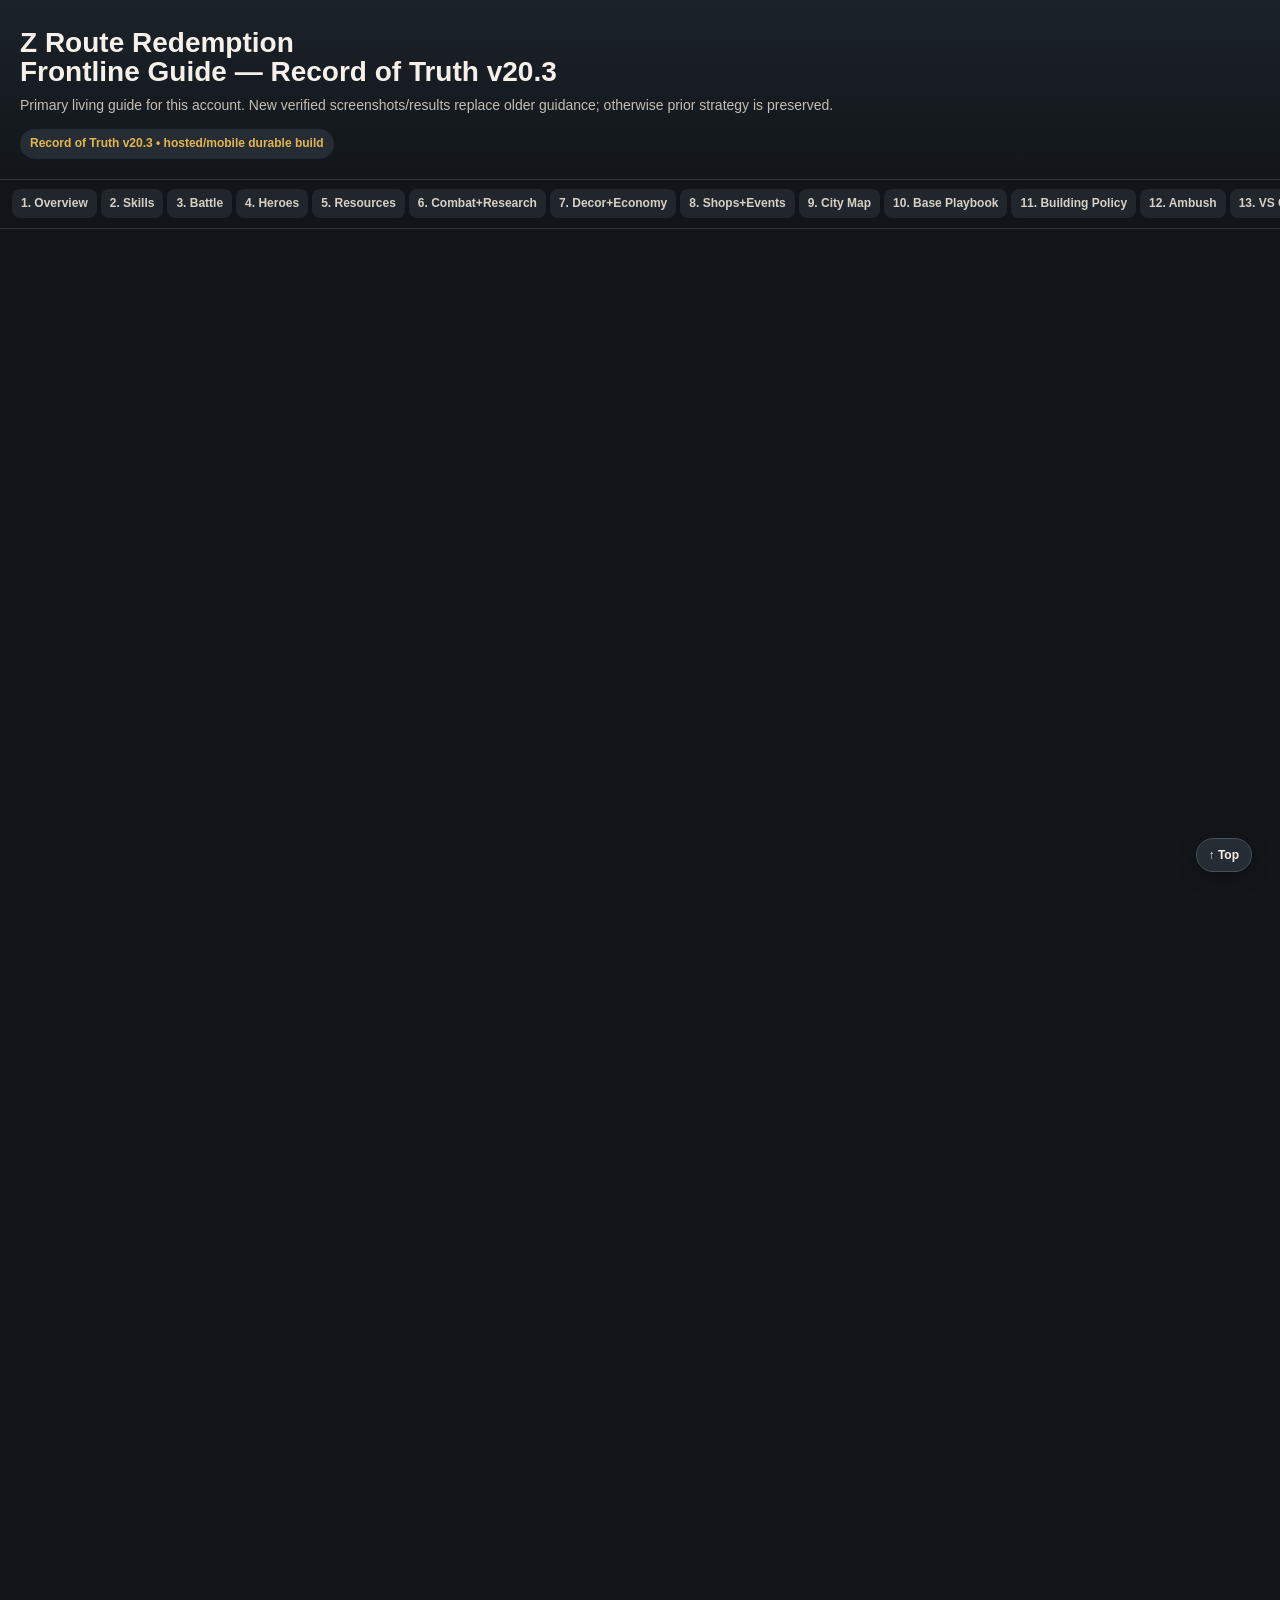
<file: index_v20_3.html>
<!DOCTYPE html>

<html><head><meta charset="utf-8"/><meta content="width=device-width,initial-scale=1,viewport-fit=cover" name="viewport"/><title>Z Route Frontline Guide - Record of Truth v20</title><style>
:root{--bg:#12161a;--panel:#1d2329;--panel2:#252c33;--text:#f5f1ea;--muted:#c4beb5;--gold:#e5b64c}
*{box-sizing:border-box}html{scroll-behavior:smooth}body{margin:0;background:var(--bg);color:var(--text);font-family:-apple-system,BlinkMacSystemFont,"SF Pro Text","Helvetica Neue",Arial,sans-serif;font-size:17px;line-height:1.47}
header{padding:28px 20px 20px;background:linear-gradient(180deg,#1b2229,#12161a);border-bottom:1px solid #303841} header h1{font-size:28px;line-height:1.05;margin:0 0 8px}header p{margin:0;color:var(--muted);font-size:14px}.pill{display:inline-block;margin-top:14px;padding:6px 10px;border-radius:999px;background:#252c33;color:#e5b64c;font-weight:700;font-size:12px}
nav{position:sticky;top:0;z-index:5;background:rgba(18,22,26,.96);backdrop-filter:blur(12px);padding:9px 12px;border-bottom:1px solid #2d343b;white-space:nowrap;overflow:auto}nav a{display:inline-block;color:#d7d0c7;text-decoration:none;font-size:12px;font-weight:700;padding:6px 9px;margin-right:4px;border-radius:8px;background:#20262c}
main{max-width:620px;margin:auto;padding:0 14px 80px}.chapter{padding:24px 0 10px;border-bottom:1px solid #30373d}.chapter h2{display:flex;align-items:center;gap:10px;font-size:22px;line-height:1.15;margin:0 0 6px}.subtitle{color:var(--muted);font-size:14px;margin:0 0 15px}.ico{display:inline-grid;place-items:center;flex:0 0 32px;width:32px;height:32px;border-radius:9px;background:color-mix(in srgb,var(--ic) 22%,#171c21);border:1px solid var(--ic);color:var(--ic);font-weight:900;font-size:15px}.bar{font-size:13px;text-transform:uppercase;letter-spacing:.08em;color:var(--gold);margin:20px 0 8px}.cards{display:grid;gap:9px}.card{border-left:4px solid var(--accent);background:var(--panel);border-radius:9px;padding:12px 13px}.card h3{font-size:16px;margin:0 0 4px}.card p{margin:0;color:#e5e0d9;font-size:15px}.priority{counter-reset:item;list-style:none;padding:0;margin:8px 0;display:grid;gap:9px}.priority li{display:grid;grid-template-columns:34px 1fr;gap:10px;background:var(--panel);border-radius:10px;padding:11px 12px 11px 8px;border-left:4px solid var(--accent)}.priority li::before{content:"✓";display:grid;place-items:center;width:28px;height:28px;border-radius:8px;background:var(--accent);color:#101418;font-weight:900;font-size:15px}.priority strong{font-size:15.5px}.priority p{margin:3px 0 0;color:#d7d2ca;font-size:14.5px}.callout{margin:11px 0;padding:12px 13px;background:#29261d;border:1px solid #65552a;border-radius:10px;color:#f1e6c8}.callout.warning{background:#2a2020;border-color:#76423f}.callout ul{margin:8px 0 0;padding-left:20px}.map{width:100%;height:auto;border-radius:10px;border:1px solid #394149;background:#fff}.tablewrap{overflow:auto;border-radius:10px;border:1px solid #394149}table{border-collapse:collapse;width:100%;min-width:570px;font-size:13px;background:var(--panel)}th,td{padding:9px 10px;vertical-align:top;border-bottom:1px solid #353c43}th{position:sticky;top:0;background:#283039;color:#e5b64c;text-align:left}td:first-child{font-weight:900;color:#55a9e3;width:46px}
footer{max-width:620px;margin:auto;padding:20px 14px 50px;color:#918a80;font-size:12px}
@media(max-width:430px){body{font-size:16px}header h1{font-size:25px}.chapter h2{font-size:20px}.card p,.priority p{font-size:14px}.priority strong{font-size:15px}}
@media print{@page{size:4.25in 7.5in;margin:.22in}.chapter{break-before:page;border:0}.chapter:first-child{break-before:auto}nav{display:none}header{break-after:page}.card,.priority li,.callout{break-inside:avoid}body{font-size:10pt}.map{max-height:6.7in;object-fit:contain}.tablewrap{overflow:visible}table{min-width:0;font-size:7.5pt}th,td{padding:5px}.chapter h2{font-size:15pt}.subtitle{font-size:8.5pt}.card p,.priority p{font-size:8.5pt}.priority strong{font-size:9pt}footer{display:none}}

.status{display:inline-block;padding:3px 7px;border-radius:999px;font-size:11px;font-weight:800;margin-right:5px}.verified{background:#173426;color:#77d49a}.community{background:#352f1b;color:#e5b64c}.unverified{background:#3b2222;color:#ef8c85}

/* v20.3 hosted/mobile durability */
.chapter{content-visibility:auto;contain-intrinsic-size:900px}
.chapter.collapsed > :not(h2){display:none}
.chapter h2{cursor:pointer;user-select:none;-webkit-tap-highlight-color:transparent}
.chapter h2::after{content:"−";margin-left:auto;color:#8f98a1;font-size:20px;font-weight:700}
.chapter.collapsed h2::after{content:"+"}
#topbtn{position:fixed;right:16px;bottom:18px;z-index:9;border:1px solid #46505a;background:#252c33;color:#f5f1ea;border-radius:999px;padding:9px 12px;font-weight:800;font-size:12px;box-shadow:0 4px 18px rgba(0,0,0,.35)}
@media(min-width:700px){#topbtn{right:28px;bottom:28px}}

.timeline{display:grid;gap:12px;margin:16px 0}.stage{position:relative;border:1px solid #35404a;border-left:6px solid #58B879;background:#1d242b;border-radius:16px;padding:16px 18px}.stage:after{content:"↓";position:absolute;left:22px;bottom:-18px;color:#68737d;font-weight:900;z-index:2}.stage:last-child:after{display:none}.stage b{font-size:1.12rem;margin-right:10px}.stage>span{display:inline-block;font-size:.72rem;font-weight:900;letter-spacing:.06em;padding:4px 8px;border-radius:999px;background:#26323a;color:#dce6eb}.stage .now{background:#274b3a;color:#8ce1ac}.stage p{margin:7px 0 0;color:#d7d3ce;line-height:1.45}.stage p strong{color:#fff}.stage em{color:#e5b64c;font-style:normal}.stage.milestone{border-left-color:#9368C9}.stage.milestone>span{background:#3b2d50;color:#cdb5f2}@media(min-width:800px){.timeline{grid-template-columns:repeat(2,minmax(0,1fr))}.stage:after{display:none}}</style></head><body><header><h1>Z Route Redemption<br/>Frontline Guide — Record of Truth v20.3</h1><p>Primary living guide for this account. New verified screenshots/results replace older guidance; otherwise prior strategy is preserved.</p><span class="pill">Record of Truth v20.3 • hosted/mobile durable build</span></header><nav><a href="#c1">1. Overview</a><a href="#c2">2. Skills</a><a href="#c3">3. Battle</a><a href="#c4">4. Heroes</a><a href="#c5">5. Resources</a><a href="#c6">6. Combat+Research</a><a href="#c7">7. Decor+Economy</a><a href="#c8">8. Shops+Events</a><a href="#c9">9. City Map</a><a href="#c10">10. Base Playbook</a><a href="#c11">11. Building Policy</a><a href="#c12">12. Ambush</a><a href="#c13">13. VS Calendar</a><a href="#c14">14. Decorations</a><a href="#c15">15. Base+Research</a><a href="#c16">16. Economy Tech</a><a href="#c17">17. Research Queue</a><a href="#c18">18. Battlefield Medic</a></nav><main><section class="chapter" id="c1"><h2><span class="ico" style="--ic:#55A9E3">A</span><span>Account Snapshot + Immediate Priorities</span></h2><p class="subtitle">Front Line, current gear and the first ten actions.</p><div class="callout"><strong>Authority order:</strong> your current in-game screenshots &amp; battle reports → verified account results → alliance/community guides → web/client-derived intel. When they conflict, the higher source wins.</div><div class="card" style="--accent:#55A9E3"><h3>Evidence labels</h3><p><span class="status verified">VERIFIED</span> in-game/account evidence   <span class="status community">COMMUNITY</span> alliance/community guidance   <span class="status unverified">UNVERIFIED</span> hypothesis or mechanic still needing proof.</p></div><div class="cards"><div class="card" style="--accent:#55A9E3"><h3>Front Line</h3><p>Arnold + Dirk / Nora + Carter + Monroe. All 5 are Warrior; 5 matching heroes = +20% HP, ATK and DEF in battle.</p></div><div class="card" style="--accent:#55A9E3"><h3>Latest gear</h3><p>Nora UR Rifle Lv14 + UR Scope Lv10. Dirk UR Helmet Lv2 and actively pushing to Lv10.</p></div><div class="card" style="--accent:#55A9E3"><h3>Latest diagnostic battle</h3><p>Victory 1,568-290. Damage: Monroe 1.5M, Nora 1.2M, Arnold 560K, Carter 425K, Dirk 301K.</p></div><div class="card" style="--accent:#55A9E3"><h3>Damage absorption</h3><p>Dirk 507K + Arnold 432K = 939K, about 75% of total hero damage taken. Two-tank structure is working.</p></div><div class="card" style="--accent:#55A9E3"><h3>New hero intel</h3><p>Iron General = Vince: UR Assault frontline tank. Strong kit, but he breaks the confirmed 5-Warrior bonus.</p></div></div><h3 class="bar">Top 10 - do these first</h3><ol class="priority" start="1"><li style="--accent:#E6655D"><div><strong>Dirk UR Helmet Lv2 -&gt; Lv10</strong><p>Finish active defensive project; Dirk absorbed the most hero damage in the latest fight.</p></div></li><li style="--accent:#E6655D"><div><strong>Craft Dirk UR Vest -&gt; Lv10</strong><p>Complete Dirk’s basic UR defensive pair before returning hard to offense.</p></div></li><li style="--accent:#E6655D"><div><strong>Nora UR Rifle Lv14 -&gt; Lv20</strong><p>After Dirk has Helmet + Vest at 10. Nora produced 1.2M in the latest meaningful fight.</p></div></li><li style="--accent:#E6655D"><div><strong>Monroe -&gt; 4 star</strong><p>First UR universal-shard breakpoint target. Do not divert universals to Vince.</p></div></li><li style="--accent:#E6655D"><div><strong>Arnold Tactical Shield Lv18 -&gt; Lv20</strong><p>Best immediate Skill Book destination; strengthens the defensive engine.</p></div></li><li style="--accent:#E6655D"><div><strong>Carter -&gt; 4 star</strong><p>425K damage in latest fight plus team amplification. Carter remains useful.</p></div></li><li style="--accent:#E6655D"><div><strong>Dirk -&gt; 4 star</strong><p>Keeps Warrior structure and improves tank/team-defense role.</p></div></li><li style="--accent:#E6655D"><div><strong>Nora -&gt; 5 star with SSR shards</strong><p>Separate currency track; performance continues to justify full SSR investment.</p></div></li><li style="--accent:#E6655D"><div><strong>Squad I Physical + Radiation Damage 4/5 -&gt; 5/5</strong><p>High-value direct combat research; Squad I already 89%.</p></div></li><li style="--accent:#E6655D"><div><strong>Statue of Liberty Lv2 -&gt; Lv3</strong><p>Top combat decoration target: ATK + Crit Damage synergy with Nora.</p></div></li></ol></section><section class="chapter" id="c2"><h2><span class="ico" style="--ic:#E5B64C">S</span><span>Skill Upgrade Queue</span></h2><p class="subtitle">Spend Skill Books in this order; preferably on Hero Day when it scores.</p><ol class="priority" start="1"><li style="--accent:#E5B64C"><div><strong>Arnold - Tactical Shield Lv18 -&gt; Lv20</strong><p>Finish first. Permanent front-row incoming-damage reduction; highest immediate team-defense value.</p></div></li><li style="--accent:#E5B64C"><div><strong>Nora - Max and Friends Lv15 -&gt; Lv20</strong><p>Next. Nora remains a proven carry; this is her large battle-skill hit and the best offensive book target after Arnold.</p></div></li><li style="--accent:#E5B64C"><div><strong>Nora - Tactical Crossbow Lv17 -&gt; Lv20</strong><p>Then finish Nora’s frequent two-target auto attack. Strong because it fires often and Nora consistently produces elite damage.</p></div></li><li style="--accent:#E5B64C"><div><strong>Arnold - Field Support Lv16 -&gt; Lv20</strong><p>Fourth. Improves front-row physical damage reduction for 7s; at Arnold’s current 4 star it applies to all allies.</p></div></li></ol><div class="cards"><div class="card" style="--accent:#E5B64C"><h3>What comes after these?</h3><p>Hold the next major book spend for the 4-star UR breakpoints. Expected order after unlock: Carter Hawkeye, Dirk Iron Will, then Monroe Strong Reinforcement. Re-check the 4-star skill screens and battle results before spending.</p></div><div class="card" style="--accent:#E5B64C"><h3>Timing rule</h3><p>Wanted skill upgrade + Hero Day / Mission Readiness overlap whenever practical.</p></div></div></section><section class="chapter" id="c3"><h2><span class="ico" style="--ic:#E6655D">B</span><span>Front Line - Battle Evidence</span></h2><p class="subtitle">Actual battle performance beats displayed hero power or rarity.</p><div class="cards"><div class="card" style="--accent:#E6655D"><h3>Monroe</h3><p>1.5M dealt / 87.5K taken. Second carry; now leading damage with the heaviest offensive UR gear.</p></div><div class="card" style="--accent:#E6655D"><h3>Nora</h3><p>1.2M dealt / 56.1K taken. Proven carry; exceptional output relative to lower gear investment.</p></div><div class="card" style="--accent:#E6655D"><h3>Arnold</h3><p>560K dealt / 432K taken. Locked defensive core; strong damage while protecting the squad.</p></div><div class="card" style="--accent:#E6655D"><h3>Carter</h3><p>425K dealt / 176K taken. Useful support + credible back-row output. Keep him; 4 star remains worthwhile.</p></div><div class="card" style="--accent:#E6655D"><h3>Dirk</h3><p>301K dealt / 507K taken. Most damage absorbed. Judge him as tank/team-defense, not DPS.</p></div></div><div class="callout"><strong>Confirmed lineup mechanic:</strong> 5 heroes of the same type = +20% HP, ATK and DEF in battle. A non-Warrior replacement must beat the outgoing hero AND compensate for losing the full five-type bonus.</div><div class="cards"><div class="card" style="--accent:#E6655D"><h3>Arnold - LOCKED</h3><p>Primary tank + team mitigation + meaningful damage.</p></div><div class="card" style="--accent:#E6655D"><h3>Nora - LOCKED</h3><p>Carry. Keep SSR shards flowing to 5 star.</p></div><div class="card" style="--accent:#E6655D"><h3>Monroe - LOCKED</h3><p>Second carry. First UR 4-star target.</p></div><div class="card" style="--accent:#E6655D"><h3>Carter - KEEP</h3><p>Support/amplifier with enough personal output to justify his slot.</p></div><div class="card" style="--accent:#E6655D"><h3>Dirk - KEEP / FUTURE TEST SLOT</h3><p>Most replaceable eventually, but latest report proves his tank role is real.</p></div></div></section><section class="chapter" id="c4"><h2><span class="ico" style="--ic:#9368C9">H</span><span>Hero Release Watch - Season 1</span></h2><p class="subtitle">Confirmed information separated from event labels not yet mapped to hero names.</p><div class="cards"><div class="card" style="--accent:#9368C9"><h3>Vince / Iron General</h3><p>UR / Assault / frontline tank. Heavy Machine Gun max 412.55% ATK Physical DMG, CD 1.45s. Glaring Taunt: taunts 4 front-row enemies and reduces ATK by 16.8% for 8s. Mountain Ranger: incoming damage -30.3%. Doomsday Judgment: +20% ATK/DEF/HP and +10% skill cooldown speed.</p></div><div class="card" style="--accent:#9368C9"><h3>Verdict</h3><p>Strong hero, poor current fit. PASS on universal UR shards because Assault breaks the 5-Warrior bonus.</p></div></div><h3 class="bar">Release watch</h3><div class="cards"><div class="card" style="--accent:#9368C9"><h3>Oct 18 / Day 57 - Lightning Vanguard</h3><p>Hero mapping not confirmed. Do not infer class/type from the Monument name.</p></div><div class="card" style="--accent:#9368C9"><h3>Oct 25 / Day 64 - Glory Warrior</h3><p>Hero mapping not confirmed. Earlier assumption that the name means Warrior is withdrawn.</p></div><div class="card" style="--accent:#9368C9"><h3>Nov 1 / Day 71 - Wild Phantom</h3><p>Hero mapping not confirmed.</p></div><div class="card" style="--accent:#9368C9"><h3>Nov 12 / Day 82 - Upgrade Fighter</h3><p>Fighter-system milestone; preserve relevant premium Fighter resources.</p></div><div class="card" style="--accent:#9368C9"><h3>Nov 15 / Day 85 - Angel of Conviction</h3><p>Hero mapping not confirmed.</p></div><div class="card" style="--accent:#9368C9"><h3>Nov 29 / Day 99 - Nicole / Explosive Sweetheart</h3><p>Nicole is a known UR Assault backline DPS candidate; wait for in-game mapping confirmation.</p></div></div><div class="callout"><strong>Decision rule:</strong> Warrior candidate = compare directly with the current hero. Non-Warrior candidate = must be substantially better because replacing one Warrior sacrifices the confirmed +20% HP/ATK/DEF five-type bonus.</div></section><section class="chapter" id="c5"><h2><span class="ico" style="--ic:#58B879">R</span><span>Resource Routing</span></h2><p class="subtitle">When a scarce resource appears, this is its current best destination.</p><ol class="priority" start="1"><li style="--accent:#58B879"><div><strong>UR universal shards</strong><p>Monroe 4 star -&gt; Carter 4 star -&gt; Dirk 4 star -&gt; Arnold 5 star. Do NOT divert to Vince.</p></div></li><li style="--accent:#58B879"><div><strong>SSR shards</strong><p>Nora -&gt; 5 star.</p></div></li><li style="--accent:#58B879"><div><strong>Skill Books</strong><p>Arnold Tactical Shield -&gt; Nora Max and Friends -&gt; Nora Crossbow -&gt; 4-star team skills.</p></div></li><li style="--accent:#58B879"><div><strong>UR gear materials</strong><p>Dirk Helmet 10 -&gt; Dirk Vest 10 -&gt; Nora Rifle 20 -&gt; reassess Nora Scope vs tank gear.</p></div></li><li style="--accent:#58B879"><div><strong>Decoration resources</strong><p>Statue of Liberty 3 -&gt; Merry-Go-Round 3 -&gt; verify Gold Lion -&gt; Falcon later.</p></div></li><li style="--accent:#58B879"><div><strong>Research slot</strong><p>Direct combat -&gt; good cost reduction -&gt; Squad 2 Gathering Speed II -&gt; cheap economy ROI.</p></div></li><li style="--accent:#58B879"><div><strong>Survivor tickets</strong><p>Use renewable/free tickets aggressively when they do not displace guaranteed scarce progression.</p></div></li><li style="--accent:#58B879"><div><strong>RSS chests</strong><p>Keep closed until a planned build/research identifies the bottleneck.</p></div></li><li style="--accent:#58B879"><div><strong>Idle squad</strong><p>Gather current bottleneck; uptime matters more than tiny speed increments.</p></div></li><li style="--accent:#58B879"><div><strong>Training</strong><p>Build reserve toward 8K-10K; use speedups in matching scoring windows.</p></div></li><li style="--accent:#58B879"><div><strong>Major upgrade ready</strong><p>Prefer VS + Mission Readiness overlap, but do not delay critical progression indefinitely.</p></div></li></ol><div class="cards"><div class="card" style="--accent:#58B879"><h3>Current gear map</h3><p>Arnold: defensive UR core (Helmet 20, Vest 20). Dirk: building defensive UR core (Helmet 2 -&gt; 10, Vest next). Nora: offensive UR core (Rifle 14, Scope 10). Monroe: heavy offensive UR core (Rifle 26, Scope 20). Carter: purple gear is acceptable while his value comes primarily from stars + support skills.</p></div></div></section><section class="chapter" id="c6"><h2><span class="ico" style="--ic:#E68448">G</span><span>Master Priority Menu - Combat + Research</span></h2><p class="subtitle">The full strategy menu, preserved and updated.</p><h3 class="bar">Hero / skill / gear</h3><ol class="priority" start="1"><li style="--accent:#E68448"><div><strong>Dirk UR Helmet Lv2 -&gt; Lv10</strong><p>Finish current defensive project; latest battle: Dirk absorbed 507K hero damage.</p></div></li><li style="--accent:#E68448"><div><strong>Craft Dirk UR Vest -&gt; Lv10</strong><p>Complete Dirk’s first UR defensive pair.</p></div></li><li style="--accent:#E68448"><div><strong>Nora UR Rifle Lv14 -&gt; Lv20</strong><p>Then return to offense; Nora dealt 1.2M in latest meaningful battle.</p></div></li><li style="--accent:#E68448"><div><strong>Monroe -&gt; 4 star</strong><p>First UR universal-shard target; do not divert universals to Vince.</p></div></li><li style="--accent:#E68448"><div><strong>Arnold Tactical Shield Lv18 -&gt; Lv20</strong><p>First Skill Book target.</p></div></li><li style="--accent:#E68448"><div><strong>Nora Max and Friends Lv15 -&gt; Lv20</strong><p>Second Skill Book target.</p></div></li><li style="--accent:#E68448"><div><strong>Nora Tactical Crossbow Lv17 -&gt; Lv20</strong><p>Third Skill Book target.</p></div></li><li style="--accent:#E68448"><div><strong>Arnold Field Support Lv16 -&gt; Lv20</strong><p>Fourth Skill Book target; current 4-star version applies to all allies.</p></div></li><li style="--accent:#E68448"><div><strong>Carter -&gt; 4 star</strong><p>Latest fight: 425K damage plus support; still worth the breakpoint.</p></div></li><li style="--accent:#E68448"><div><strong>Dirk -&gt; 4 star</strong><p>Tank/team-defense breakpoint while preserving 5-Warrior bonus.</p></div></li><li style="--accent:#E68448"><div><strong>Nora -&gt; 5 star</strong><p>All appropriate SSR shards to proven carry.</p></div></li><li style="--accent:#E68448"><div><strong>Arnold -&gt; 5 star</strong><p>After Monroe/Carter/Dirk 4-star UR breakpoints.</p></div></li><li style="--accent:#E68448"><div><strong>After 4 star: Carter Hawkeye</strong><p>Expected next 4-star skill priority; verify current skill screen before spend.</p></div></li><li style="--accent:#E68448"><div><strong>After 4 star: Dirk Iron Will</strong><p>Expected next tank/team-defense skill priority.</p></div></li><li style="--accent:#E68448"><div><strong>After 4 star: Monroe Strong Reinforcement</strong><p>Then Monroe Scout; re-rank after 4-star battle data.</p></div></li></ol><h3 class="bar">Research</h3><ol class="priority" start="16"><li style="--accent:#5BC6BD"><div><strong>Squad I Physical Damage I 4/5 -&gt; 5/5</strong><p>Direct Front Line combat value; finish the verified core node.</p></div></li><li style="--accent:#5BC6BD"><div><strong>Squad I Radiation Damage I 4/5 -&gt; 5/5</strong><p>Same: verified direct damage value.</p></div></li><li style="--accent:#5BC6BD"><div><strong>Unlock Squad 2 Gathering Speed II</strong><p>Permanent economic throughput; spend only the minimum prerequisites needed to reach it.</p></div></li><li style="--accent:#5BC6BD"><div><strong>Squad 2 Gathering Speed II -&gt; about Lv3</strong><p>Target +12% initially; reassess escalating cost before going deeper.</p></div></li><li style="--accent:#5BC6BD"><div><strong>Minimum Economy path toward Research Enhancement IV</strong><p>Promoted substantially. Advance required III/prerequisite nodes deliberately; do not complete the tree for percentage.</p></div></li><li style="--accent:#5BC6BD"><div><strong>Research Enhancement IV</strong><p>Major target once its exact effect is confirmed from the node description. Displayed ceiling: +21%.</p></div></li><li style="--accent:#5BC6BD"><div><strong>Minimum Economy path toward Quick Construction IV</strong><p>Second permanent-efficiency path. Minimize low-value prerequisite overinvestment.</p></div></li><li style="--accent:#5BC6BD"><div><strong>Quick Construction IV</strong><p>Major target once its exact effect is confirmed. Displayed ceiling: +10.5%.</p></div></li><li style="--accent:#5BC6BD"><div><strong>Soldier ATK-like 2/5 -&gt; 3/5</strong><p>Still valuable, but now sits behind the promoted permanent-efficiency path.</p></div></li><li style="--accent:#5BC6BD"><div><strong>Soldier DEF-like 2/5 -&gt; 3/5</strong><p>Follow Soldier ATK.</p></div></li><li style="--accent:#5BC6BD"><div><strong>Super Soldiers Enhanced ATK I 2/10 -&gt; 4/10</strong><p>Selective direct-combat investment; do not chase tree completion.</p></div></li><li style="--accent:#5BC6BD"><div><strong>Take verified Building / Research resource-cost nodes when high ROI</strong><p>Permanent RSS savings can jump the queue when the exact effect and cost are verified.</p></div></li><li style="--accent:#5BC6BD"><div><strong>Cheap Full Development / Economy efficiency only</strong><p>Take verified high-ROI speed/cost levels; do not chase completion percentage.</p></div></li><li style="--accent:#5BC6BD"><div><strong>Park deep Collection II / III</strong><p>Current marginal gathering gains are weak relative to RSS cost.</p></div></li><li style="--accent:#5BC6BD"><div><strong>Park Alliance Competition scoring-only nodes</strong><p>Functional nodes are complete; remaining scoring nodes wait unless a reward threshold justifies them.</p></div></li></ol></section><section class="chapter" id="c7"><h2><span class="ico" style="--ic:#9368C9">D</span><span>Master Priority Menu - Decorations + Economy</span></h2><p class="subtitle">Specific decoration pieces can substitute for universal vouchers; preserve flexible resources.</p><h3 class="bar">Decorations</h3><ol class="priority" start="29"><li style="--accent:#9368C9"><div><strong>Statue of Liberty Lv2 -&gt; Lv3</strong><p>#1 next combat decoration: +400 ATK and +1% Crit Damage from Lv2 to Lv3.</p></div></li><li style="--accent:#9368C9"><div><strong>Merry-Go-Round Lv2 -&gt; Lv3</strong><p>Next cheaper combat decoration: +240 ATK +24 DEF.</p></div></li><li style="--accent:#9368C9"><div><strong>Investigate Gold Lion Lv2 -&gt; Lv3</strong><p>Potential all-Warrior fit; verify exact targeting/mechanic before elevating.</p></div></li><li style="--accent:#9368C9"><div><strong>Leave Wasteland Falcon at Lv3</strong><p>Already +714 Hero ATK. Do not push Lv4 with universal vouchers yet.</p></div></li><li style="--accent:#9368C9"><div><strong>Tesla Tower - utility track</strong><p>Building speed is a strong compounding account benefit.</p></div></li><li style="--accent:#9368C9"><div><strong>Merit Special Vehicle - utility track</strong><p>Recurring Special Ops queue / mystery-box utility; valuable outside combat.</p></div></li><li style="--accent:#9368C9"><div><strong>Preserve universal Decoration Vouchers</strong><p>Use specific pieces first when they target a decoration we actually want.</p></div></li></ol><h3 class="bar">Survivors + economy</h3><ol class="priority" start="36"><li style="--accent:#58B879"><div><strong>Fill / improve weak Survivor assignments</strong><p>227/383 collected; Farm has shown an empty slot. Prioritize permanent assignment gains.</p></div></li><li style="--accent:#58B879"><div><strong>Buy good Survivor tickets with renewable currency</strong><p>High upside when they do not displace guaranteed scarce progression.</p></div></li><li style="--accent:#58B879"><div><strong>Keep flexible RSS chests unopened</strong><p>Open only for a specific planned Food/Metal/Oil bottleneck.</p></div></li><li style="--accent:#58B879"><div><strong>Keep every owned idle squad gathering</strong><p>Target current bottleneck; long continuous/overnight gathers.</p></div></li><li style="--accent:#58B879"><div><strong>Use Squad 2 as the economic squad</strong><p>Gathering Speed II is the prize; travel/load nodes are prerequisite-only unless needed.</p></div></li><li style="--accent:#58B879"><div><strong>Prioritize permanent cost reduction</strong><p>Building/research cost reduction is effectively resource production at late-game costs.</p></div></li><li style="--accent:#58B879"><div><strong>Resource producers are ROI-only</strong><p>Do not auto-match Base. Current Lv20 Food/Metal/Oil output is ~3.8M/day combined.</p></div></li><li style="--accent:#58B879"><div><strong>Monthly VIP 4th line = optional accelerator</strong><p>$25/month, not permanent. Evaluate whole VIP package; do not build strategy around it.</p></div></li><li style="--accent:#58B879"><div><strong>Avoid buying raw RSS</strong><p>Use alliance/events/radar/gathering/chests first; raw RSS purchases are last-resort.</p></div></li></ol><h3 class="bar">Troops</h3><ol class="priority" start="45"><li style="--accent:#E6655D"><div><strong>Build reserve toward 8K-10K</strong><p>4,500 emergency floor; ~9K preferred normal reserve; stop deliberate stockpiling near 10K.</p></div></li><li style="--accent:#E6655D"><div><strong>Time training speedups to scoring windows</strong><p>Train normally; burst speedups when VS / Mission Readiness rewards stack.</p></div></li></ol></section><section class="chapter" id="c8"><h2><span class="ico" style="--ic:#E5B64C">$</span><span>Shops + Events + Decision Rules</span></h2><p class="subtitle">Guaranteed scarce progression first; timing is an amplifier, not a reason to buy mediocre upgrades.</p><h3 class="bar">Shops / scarce conversion</h3><ol class="priority" start="47"><li style="--accent:#E5B64C"><div><strong>Honor -&gt; UR Gear Blueprints first</strong><p>Best known Honor conversion; do not make Honor a decoration-voucher currency.</p></div></li><li style="--accent:#E5B64C"><div><strong>Alliance -&gt; UR shards + useful speedups</strong><p>Maintain shield/teleport reserve; basic RSS only when truly blocked.</p></div></li><li style="--accent:#E5B64C"><div><strong>Aircrew -&gt; valuable specific decoration pieces</strong><p>After Falcon Lv3, favor useful specific pieces / rare progression over more Falcon.</p></div></li><li style="--accent:#E5B64C"><div><strong>Trial -&gt; decoration vouchers selectively</strong><p>Only after more irreplaceable items; universal vouchers remain flexible fallback.</p></div></li><li style="--accent:#E5B64C"><div><strong>Diamonds -&gt; preserve flexibility</strong><p>Do not aggressively buy 400-diamond random Survivor pulls or direct RSS.</p></div></li></ol><h3 class="bar">Events / releases</h3><ol class="priority" start="52"><li style="--accent:#9368C9"><div><strong>Inspect Monroe Exclusive Weapon system</strong><p>Season milestone already available; understand currency/cost before spending.</p></div></li><li style="--accent:#9368C9"><div><strong>Vince / Iron General = PASS for Front Line</strong><p>UR Assault frontline tank. Strong kit, but breaks confirmed 5-Warrior +20% bonus.</p></div></li><li style="--accent:#9368C9"><div><strong>Oct 18 - Lightning Vanguard</strong><p>Event/hero mapping not confirmed. Evaluate in-game card; do not infer type from name.</p></div></li><li style="--accent:#9368C9"><div><strong>Oct 25 - Glory Warrior</strong><p>Mapping not confirmed; earlier assumption that name means Warrior is withdrawn.</p></div></li><li style="--accent:#9368C9"><div><strong>Nov 1 - Wild Phantom</strong><p>Mapping not confirmed; evaluate actual rarity/type/role when revealed.</p></div></li><li style="--accent:#9368C9"><div><strong>Nov 12 - Upgrade Fighter</strong><p>Preserve relevant premium Fighter resources where practical.</p></div></li><li style="--accent:#9368C9"><div><strong>Nov 15 - Angel of Conviction</strong><p>Mapping not confirmed; keep resources flexible.</p></div></li><li style="--accent:#9368C9"><div><strong>Nov 29 - Nicole / Explosive Sweetheart</strong><p>Nicole is a known UR Assault backline candidate; wait for in-game mapping confirmation.</p></div></li></ol><h3 class="bar">Operating rules</h3><ol class="priority" start="60"><li style="--accent:#55A9E3"><div><strong>Stack wanted progress + VS + Mission Readiness</strong><p>Ideal triple dip; do not make a bad upgrade good just because it scores.</p></div></li><li style="--accent:#55A9E3"><div><strong>New Warrior candidate: compare directly</strong><p>Can replace a current hero without sacrificing the five-type bonus.</p></div></li><li style="--accent:#55A9E3"><div><strong>New non-Warrior candidate: very high hurdle</strong><p>Must outperform outgoing hero enough to compensate for losing +20% HP/ATK/DEF.</p></div></li><li style="--accent:#55A9E3"><div><strong>Optimize the account, not the highlighted number</strong><p>Power, research %, troop capacity and event score can all reward inefficient spending.</p></div></li><li style="--accent:#55A9E3"><div><strong>Keep flexible resources flexible</strong><p>Unopened RSS chests, universal vouchers and premium currencies preserve future optionality.</p></div></li></ol></section><section class="chapter" id="c9"><h2><span class="ico" style="--ic:#55A9E3">C</span><span>Base 20–30 Timeline</span></h2><p class="subtitle">The visual building roadmap. Follow the gate for the next Base; do not level the city evenly.</p><div class="callout"><strong>Authority:</strong> this is the planning roadmap. Your live Base upgrade requirement screen wins if it disagrees with an older chart.</div><div class="timeline">
<div class="stage"><b>BASE 20</b><span class="now">NOW / FOUNDATION</span><p><strong>Build:</strong> Alpha 20 • Warrior TC 20 • Soldier Camp 20</p><p><strong>Prep:</strong> Drill Ground 21</p></div>
<div class="stage"><b>BASE 21</b><p><strong>Build:</strong> Alpha 21 • Warrior TC 21 • Drill Ground 21</p><p><strong>Prep:</strong> Alliance Center → 23</p></div>
<div class="stage"><b>BASE 22</b><p><strong>Gate:</strong> Alpha 21 + Drill Ground 21</p><p><strong>Build:</strong> Alpha 22 • Warrior TC 22 • Alliance Center path</p></div>
<div class="stage"><b>BASE 23</b><p><strong>Gate:</strong> Alpha 22 + Defense Line 22 <em>(newer HQ chart)</em></p><p><strong>Build:</strong> Alpha 23 • Warrior TC → 24 • Soldier Camp → 24</p></div>
<div class="stage milestone"><b>BASE 24</b><span>TROOP MILESTONE</span><p><strong>Gate:</strong> Alpha 23 + Alliance Center 23</p><p><strong>Build:</strong> Warrior TC 24 • Soldier Camp 24 (T8)</p></div>
<div class="stage"><b>BASE 25</b><p><strong>Gate:</strong> Alpha 24 + Training Center 24</p><p><strong>Build:</strong> Alpha 25 • Hospital 25 • Warrior TC as affordable</p></div>
<div class="stage"><b>BASE 26</b><p><strong>Gate:</strong> Alpha 25 + Hospital 25</p><p><strong>Build:</strong> Alpha 26 • Defense Line 26</p></div>
<div class="stage milestone"><b>BASE 27</b><span>TROOP MILESTONE</span><p><strong>Gate:</strong> Alpha 26 + Defense Line 26</p><p><strong>Build:</strong> Alpha 27 • Soldier Camp 27 (T9) • Warrior TC 27</p></div>
<div class="stage"><b>BASE 28</b><p><strong>Gate:</strong> Alpha 27 + Soldier Training Camp 27</p><p><strong>Build:</strong> Alpha 28 • Warrior TC 28 • start Drill Ground → 29</p></div>
<div class="stage"><b>BASE 29</b><p><strong>Gate:</strong> Alpha 28 + Training Center 28</p><p><strong>Build:</strong> Drill Ground 29 • Alpha → 29 • prep Base 30</p></div>
<div class="stage milestone"><b>BASE 30</b><span>END OF BLIND RUSH</span><p><strong>Gate:</strong> Alpha 29 + Drill Ground 29</p><p><strong>Then:</strong> Soldier Camp 30 (T10) • Warrior TC 30 • reassess entire city by ROI</p></div>
</div><div class="cards"><div class="card" style="--accent:#58B879"><h3>Keep near Base</h3><p>Alpha Research Division and Warrior Training Center. These are the compounding spine for progression and the all-Warrior Front Line.</p></div><div class="card" style="--accent:#9368C9"><h3>Milestone buildings</h3><p>Soldier Camp 20 → 24 → 27 → 30. Alliance Center 23. Hospital 25. Defense Line 26. Drill Ground 21 → 29.</p></div><div class="card" style="--accent:#777"><h3>Let these lag</h3><p>Tactical/Assault Training Centers, extra Drill Grounds/Hospitals, and resource producers without a good payback or prerequisite role.</p></div></div></section><section class="chapter" id="c10"><h2><span class="ico" style="--ic:#55A9E3">C</span><span>Base-by-Base Build Playbook</span></h2><p class="subtitle">What to finish now, what to prepare next, and what should stay parked.</p><div class="tablewrap"><table><thead><tr><th>Base</th><th>Build now</th><th>Prep next</th><th>Skip / park</th></tr></thead><tbody><tr><td>20</td><td>Alpha 20; Warrior TC 20; Soldier Camp 20</td><td>Prepare Drill 21</td><td>Other TCs, extra capacity, optional catch-up</td></tr><tr><td>21</td><td>Alpha 21; Warrior TC 21; Drill #1 21</td><td>Alliance Center -&gt; 23</td><td>Hospital, Defense, resource catch-up</td></tr><tr><td>22</td><td>Alpha 22; Warrior TC 22; Alliance -&gt; 23</td><td>Warrior TC -&gt; 24</td><td>Drill stays 21; Hospital; Defense</td></tr><tr><td>23</td><td>Alpha 23; Warrior TC -&gt; 24</td><td>Soldier Camp -&gt; 24</td><td>Alliance stops 23; producers remain ROI-only</td></tr><tr><td>24</td><td>Warrior TC 24; Soldier Camp 24 (T8)</td><td>Alpha -&gt; 25; Hospital -&gt; 25</td><td>Almost all optional construction</td></tr><tr><td>25</td><td>Alpha 25; Hospital 25; Warrior TC if affordable</td><td>Defense Line -&gt; 26</td><td>Alliance 23; Drill 21; broad producer catch-up</td></tr><tr><td>26</td><td>Alpha 26; Defense Line 26; Warrior TC if affordable</td><td>Soldier Camp -&gt; 27</td><td>Hospital 25; Alliance 23; extra infrastructure</td></tr><tr><td>27</td><td>Alpha 27; Soldier Camp 27 (T9); Warrior TC 27</td><td>Alpha -&gt; 28; Drill begins path to 29</td><td>Defense 26; Hospital 25; optional city symmetry</td></tr><tr><td>28</td><td>Alpha 28; Warrior TC 28</td><td>Drill #1 -&gt; 29</td><td>Do not catch up the city</td></tr><tr><td>29</td><td>Drill #1 29; Alpha -&gt; 29</td><td>Base 30; Soldier Camp/Warrior TC -&gt; 30</td><td>Nearly all optional construction</td></tr><tr><td>30</td><td>Soldier Camp 30 (T10); Warrior TC 30</td><td>Reassess whole city by ROI</td><td>End the blind rush; catch up only where value is proven</td></tr></tbody></table></div></section><section class="chapter" id="c11"><h2><span class="ico" style="--ic:#55A9E3">C</span><span>Building Policy - Every Major Category</span></h2><p class="subtitle">Use the policy, not city symmetry. A building earns RSS by gating progress, compounding power, unlocking a milestone, or paying back.</p><div class="cards"><div class="card" style="--accent:#55A9E3"><h3>KEEP NEAR BASE - Base</h3><p>Always push when prerequisites/RSS are ready.</p></div><div class="card" style="--accent:#55A9E3"><h3>KEEP NEAR BASE - Alpha Research Division</h3><p>Base -0/1. Recurring progression gate.</p></div><div class="card" style="--accent:#55A9E3"><h3>KEEP NEAR BASE - Warrior Training Center</h3><p>Near Base. It benefits the all-Warrior Front Line.</p></div><div class="card" style="--accent:#55A9E3"><h3>MILESTONE - Soldier Training Camp</h3><p>20 -&gt; 24 -&gt; 27 -&gt; 30 for the major troop-tier checkpoints.</p></div><div class="card" style="--accent:#55A9E3"><h3>MILESTONE - Other tech / research labs</h3><p>Upgrade when a meaningful research branch or feature unlocks; not for matching levels.</p></div><div class="card" style="--accent:#55A9E3"><h3>MILESTONE - Season / event structures</h3><p>Feature-driven only.</p></div><div class="card" style="--accent:#55A9E3"><h3>GATE - Alliance Center</h3><p>Reach 23 for the known Base path; then park unless a later unlock proves worthwhile.</p></div><div class="card" style="--accent:#55A9E3"><h3>GATE - Drill Ground #1</h3><p>21, then eventually 29. Extra capacity is not currently your bottleneck.</p></div><div class="card" style="--accent:#55A9E3"><h3>GATE - Hospital #1</h3><p>Reach 25; afterward upgrade only if wounded capacity becomes a real problem.</p></div><div class="card" style="--accent:#55A9E3"><h3>GATE - Defense Line</h3><p>Reach 26; otherwise prerequisite-driven.</p></div><div class="card" style="--accent:#55A9E3"><h3>ROI ONLY - Food / Metal / Oil producers</h3><p>Do NOT keep automatically at Base. Compare upgrade cost with incremental hourly output and payback.</p></div><div class="card" style="--accent:#55A9E3"><h3>ROI ONLY - Motel</h3><p>Upgrade for a verified survivor/recruitment unlock or strong measurable benefit, not city symmetry.</p></div><div class="card" style="--accent:#55A9E3"><h3>INTENTIONALLY LAG - Tactical / Assault Training Centers</h3><p>Park while the primary five-hero squad remains all Warrior.</p></div><div class="card" style="--accent:#55A9E3"><h3>INTENTIONALLY LAG - Extra Drill Grounds / Hospitals</h3><p>Park until actual troop or wounded capacity demands them.</p></div><div class="card" style="--accent:#55A9E3"><h3>INTENTIONALLY LAG - Low-value optional buildings</h3><p>Let them fall far behind if they do not unlock or compound something important.</p></div></div><div class="callout"><strong>Before optional construction:</strong><ul><li>Does it gate the next Base?</li><li>Does it unlock a major troop/research/hero milestone?</li><li>Does it materially improve the Front Line?</li><li>Will its economic gain repay the RSS soon enough?</li></ul>If all four answers are NO -&gt; PARK IT.</div></section><section class="chapter" id="c12"><h2><span class="ico" style="--ic:#E6655D">V</span><span>Alliance Ambush - Operational Playbook</span></h2><p class="subtitle">New alliance intel added without removing the existing account strategy.</p><div class="callout"><strong>Latest safe launch = 3:00 + your march time.</strong> Every rally has a 3-minute preparation timer. If the hit lands after the event ends, it deals zero damage.</div><ol class="priority" start="1"><li style="--accent:#E6655D"><div><strong>Fill R4/R5 bonus rallies first</strong><p>Prioritize alliance-leader bonus rallies while there is enough time. Fill them quickly instead of letting several rallies sit half-empty.</p></div></li><li style="--accent:#E6655D"><div><strong>Relaunch immediately</strong><p>As soon as a march returns, resupply and get back into a rally. Ambush rewards repeated hits, not one large hit followed by idle time.</p></div></li><li style="--accent:#E6655D"><div><strong>Stay close to the Assembly Point</strong><p>Shorter march time means more completed hits and a later final safe-launch cutoff. Teleport closer when practical.</p></div></li><li style="--accent:#E6655D"><div><strong>Start at least 5 rallies and join at least 5</strong><p>Alliance guide personal quest checklist targets; then continue pushing total damage.</p></div></li></ol><div class="cards"><div class="card" style="--accent:#E5B64C"><h3>Test: scout a city before Ambush</h3><p>Community guide reports a +1% damage boost after scouting a city before the event. Cheap enough to test; exact +1% is not verified from an in-game stat screen.</p></div><div class="card" style="--accent:#E5B64C"><h3>Test: Zara for Ambush scoring</h3><p>Community veteran advice says Zara can raise Ambush score. Do not divert scarce Front Line resources solely on this claim; test with results first.</p></div></div></section><section class="chapter" id="c13"><h2><span class="ico" style="--ic:#E68448">V</span><span>Alliance Competition / VS - Execution Calendar</span></h2><p class="subtitle">Use timing to multiply upgrades you already want. Never make a bad upgrade good just because it scores.</p><div class="cards"><div class="card" style="--accent:#E68448"><h3>Day 1 - Radar</h3><p>Radar missions, stamina, Fighter progress. Bank completed Radar missions beforehand; send gathering squads before reset so returns can score.</p></div><div class="card" style="--accent:#E68448"><h3>Day 2 - Construction</h3><p>Base / Alpha / prerequisite buildings. Time large construction completions and speedups here; recruit Survivors if the current scoring screen awards it.</p></div><div class="card" style="--accent:#E68448"><h3>Day 3 - Research</h3><p>Physical/Radiation, Soldier, Super Soldiers, cost reduction. Complete wanted research and use research speedups; Radar may score again.</p></div><div class="card" style="--accent:#E68448"><h3>Day 4 - Hero</h3><p>Stars, Skill Books, Hero EXP, recruitment. Monroe/Carter/Dirk stars and Arnold/Nora skill queue belong here when waiting is practical.</p></div><div class="card" style="--accent:#E68448"><h3>Day 5 - Combat Readiness</h3><p>Construction + research + training. Best broad catch-up day; finish large wanted projects and use training speedups; Radar may score again.</p></div><div class="card" style="--accent:#E68448"><h3>Day 6 - Raid</h3><p>PvP, healing, troop combat. Do not manufacture losses for points; shield offline and protect troop reserve.</p></div><div class="card" style="--accent:#E68448"><h3>Sunday / Rest</h3><p>Prepare Monday. Finish and store Radar; stage long upgrades for coming windows.</p></div></div><h3 class="bar">Current high-value items mapped to days</h3><div class="cards"><div class="card" style="--accent:#E68448"><h3>Day 4</h3><p>Monroe -&gt; 4 star; Arnold Tactical Shield 18 -&gt; 20; Nora Max and Friends / Crossbow.</p></div><div class="card" style="--accent:#E68448"><h3>When gear spending scores</h3><p>Dirk Helmet / Vest upgrades; do not delay a critical combat upgrade excessively.</p></div><div class="card" style="--accent:#E68448"><h3>Day 3 or Day 5</h3><p>Squad I Physical + Radiation 5/5; prefer the day with better reward overlap.</p></div><div class="card" style="--accent:#E68448"><h3>Day 2 or Day 5</h3><p>Base / Alpha / gate buildings; start long timers early and collect/finish inside scoring.</p></div><div class="card" style="--accent:#E68448"><h3>Day 5</h3><p>Troop reserve toward 8K-10K; use training speedups here; routine training continues outside scoring.</p></div></div></section><section class="chapter" id="c14"><h2><span class="ico" style="--ic:#9368C9">D</span><span>Decoration Strategy - Level 3 Foundation</span></h2><p class="subtitle">Build breadth to Level 3 before expensive Level 4/5 pushes.</p><ol class="priority" start="1"><li style="--accent:#9368C9"><div><strong>Statue of Liberty Lv2 -&gt; Lv3</strong><p>Immediate #1. Crit Damage is a top-tier combat effect and the Lv3 step also adds ATK.</p></div></li><li style="--accent:#9368C9"><div><strong>Merry-Go-Round Lv2 -&gt; Lv3</strong><p>Strong universal ATK/DEF gain and part of the Level 3 combat foundation.</p></div></li><li style="--accent:#9368C9"><div><strong>Other useful combat decorations below Lv3</strong><p>Bring meaningful universal combat decorations to Lv3 before concentrating scarce universal vouchers on Lv4/5.</p></div></li><li style="--accent:#9368C9"><div><strong>Gold Lion Lv2 -&gt; Lv3 - verify first</strong><p>Alliance graphic identifies Gold Lion as the Warrior-class HP decoration. Five-Warrior squad makes it especially relevant; confirm in-game wording/cost before universal-voucher spend.</p></div></li><li style="--accent:#9368C9"><div><strong>Falcon stays Lv3 for now</strong><p>Already +714 Hero ATK. It has reached the recommended foundation level; no need to chase Lv4 yet.</p></div></li><li style="--accent:#9368C9"><div><strong>Tesla Tower / Merit Special Vehicle</strong><p>Keep as utility tracks after the combat foundation unless the next level has exceptional ROI.</p></div></li></ol><div class="cards"><div class="card" style="--accent:#E5B64C"><h3>Resource rule</h3><p>Specific decoration items and universal vouchers are alternative payment paths. Use specific pieces on wanted decorations first and preserve universal vouchers for gaps / premium targets.</p></div><div class="card" style="--accent:#E5B64C"><h3>Do not over-concentrate</h3><p>Establish Lv3 across useful combat decorations first. Then push Lv4/Lv5 deliberately, prioritizing premium effects such as Crit Damage and future verified Damage Reduction / Skill Damage / March Size.</p></div></div></section><section class="chapter" id="c15"><h2><span class="ico" style="--ic:#5BC6BD">T</span><span>Base + Research - Updated Planning Notes</span></h2><p class="subtitle">Alliance HQ chart refines planning; actual in-game prerequisite screen remains final authority.</p><div class="cards"><div class="card" style="--accent:#55A9E3"><h3>Controlled Base rush remains correct</h3><p>Keep Base and Alpha Research Division near the progression requirement. Upgrade the rotating second prerequisite when it becomes the gate; do not level the entire city evenly.</p></div><div class="card" style="--accent:#55A9E3"><h3>Alliance chart - useful planning reference</h3><p>The chart supplies Lv1-30 prerequisites, raw Food/Metal/Oil costs and unbuffed times. It shows Alpha as the recurring high-level gate and rotating requirements including Training Center, Drill Ground, Alliance Center, Hospital, Defense Line and Soldier Training Camp.</p></div><div class="card" style="--accent:#55A9E3"><h3>Authority rule</h3><p>If the chart and older roadmap disagree, use the requirement shown on your live Base upgrade screen. Never pre-spend hundreds of millions of RSS based only on an infographic.</p></div></div><h3 class="bar">Research ledger</h3><div class="cards"><div class="card" style="--accent:#5BC6BD"><h3>Develop - already MAX</h3><p>No action.</p></div><div class="card" style="--accent:#5BC6BD"><h3>Squad I - remains high</h3><p>89% tree still has direct Physical/Radiation damage nodes worth finishing.</p></div><div class="card" style="--accent:#5BC6BD"><h3>Hero + Soldier - high selective</h3><p>Continue direct combat nodes with known effects; do not infer class from portrait icons.</p></div><div class="card" style="--accent:#5BC6BD"><h3>Squad 2 - keep our exception</h3><p>Generic guide says low, but verified Gathering Speed II has real economic ROI.</p></div><div class="card" style="--accent:#5BC6BD"><h3>Alliance Competition - do not follow generic critical blindly</h3><p>Functional nodes are complete; remaining Building/Training/Research/Kill Points mostly improve scoring. Park unless a specific reward threshold justifies them.</p></div><div class="card" style="--accent:#5BC6BD"><h3>Super Soldiers - selective timed investment</h3><p>Latest battle shows 3% overall. Continue Enhanced ATK selectively rather than attempting tree completion.</p></div></div></section><section class="chapter" id="c16"><h2><span class="ico" style="--ic:#5BC6BD">T</span><span>Economy Research - Verified Tree Detail</span></h2><p class="subtitle">Highlighted rows in screenshots = your current researched level.</p><div class="cards"><div class="card" style="--accent:#5BC6BD"><h3>Quick Construction III - Lv2</h3><p>Current displayed bonus +2.35%. Levels: 1.25 / 2.35 / 3.5 / 4.45 / 5.5%.</p></div><div class="card" style="--accent:#5BC6BD"><h3>Healing Capacity III - Lv2</h3><p>Current +2%. Levels: 1 / 2 / 3 / 4 / 4.5%.</p></div><div class="card" style="--accent:#5BC6BD"><h3>Barracks Expansion III - Lv2</h3><p>Current +1%. Levels: 0.5 / 1 / 1.5 / 2 / 2.25%.</p></div><div class="card" style="--accent:#5BC6BD"><h3>Research Enhancement III - Lv2</h3><p>Current +4%. Levels: 2 / 4 / 6 / 8 / 9.5%.</p></div><div class="card" style="--accent:#5BC6BD"><h3>Accelerated Training III - Lv2</h3><p>Current +2.35%. Levels: 1.25 / 2.35 / 3.5 / 4.45 / 5.5%.</p></div></div><h3 class="bar">Deeper nodes shown - currently unstarted</h3><div class="cards"><div class="card" style="--accent:#5BC6BD"><h3>Quick Construction IV</h3><p>Lv1-5: +2.1%, +4.6%, +6.85%, +9%, +10.5%. High-value permanent efficiency candidate; exact stat definition still needs its info/overview screen.</p></div><div class="card" style="--accent:#5BC6BD"><h3>Research Enhancement IV</h3><p>Lv1-5: +4.2%, +8.4%, +12.6%, +16.8%, +21%. Potentially the strongest efficiency node shown; exact stat definition still needs verification from the node description.</p></div><div class="card" style="--accent:#5BC6BD"><h3>Accelerated Training IV</h3><p>Lv1-5: +1.25%, +2.35%, +3.5%, +4.45%, +5.5%. Useful for troop reserve and VS timing, but lower priority than permanent research/construction efficiency.</p></div><div class="card" style="--accent:#5BC6BD"><h3>Drill Ground Expansion / Reduced Healing Cost</h3><p>Drill Ground: 1.05 / 2.1 / 3.15 / 4.2 / 5.25%. Reduced Healing Cost: 5 / 10 / 15 / 20 / 22.5%. Treat primarily as prerequisites unless cost/ROI proves unusually attractive.</p></div></div></section><section class="chapter" id="c17"><h2><span class="ico" style="--ic:#5BC6BD">T</span><span>Research Queue — Current Authoritative Order</span></h2><p class="subtitle">This section supersedes older research ordering elsewhere in prior PDF versions.</p><ol class="priority" start="1"><li style="--accent:#5BC6BD"><div><strong>Squad I Physical Damage 4 -&gt; 5</strong><p>Direct Front Line combat value; finish the known core node.</p></div></li><li style="--accent:#5BC6BD"><div><strong>Squad I Radiation Damage 4 -&gt; 5</strong><p>Same: verified direct damage value.</p></div></li><li style="--accent:#5BC6BD"><div><strong>Unlock Squad 2 Gathering Speed II</strong><p>Permanent economic throughput with proven relevance to your always-gather strategy.</p></div></li><li style="--accent:#5BC6BD"><div><strong>Gathering Speed II -&gt; about Lv3</strong><p>Good selective stopping point; reassess cost before deeper levels.</p></div></li><li style="--accent:#5BC6BD"><div><strong>Economy path toward Research Enhancement IV</strong><p>Promoted substantially. Buy required III/prerequisite nodes deliberately, not the whole tree.</p></div></li><li style="--accent:#5BC6BD"><div><strong>Research Enhancement IV</strong><p>Major target once exact effect is confirmed. Displayed ceiling +21%.</p></div></li><li style="--accent:#5BC6BD"><div><strong>Economy path toward Quick Construction IV</strong><p>Second major permanent-efficiency target; minimize low-value prerequisite overinvestment.</p></div></li><li style="--accent:#5BC6BD"><div><strong>Quick Construction IV</strong><p>Major target once exact effect is confirmed. Displayed ceiling +10.5%.</p></div></li><li style="--accent:#5BC6BD"><div><strong>Soldier ATK 2 -&gt; 3 / DEF 2 -&gt; 3</strong><p>Still valuable, but permanent efficiency now competes more strongly for research time/RSS.</p></div></li><li style="--accent:#5BC6BD"><div><strong>Super Soldiers Enhanced ATK 2 -&gt; 4</strong><p>Selective combat investment; do not chase tree completion.</p></div></li></ol><div class="callout"><strong>Prerequisite policy:</strong> Healing Capacity, Barracks Expansion, Drill Ground Expansion, Accelerated Training and Reduced Healing Cost should generally be researched only to the level needed to unlock the high-ROI downstream node, unless an individual level is exceptionally cheap or immediately useful.</div><div class="callout warning"><strong>Battlefield Medic:</strong> intentionally not ranked yet. The game shows “Soldier Death Rate in PVP Battle” increasing from +0% to +1.25% at Lv1, but the beneficial casualty mechanic is still unverified. Progress toward it only when the preceding nodes are worthwhile on their own.</div></section><section class="chapter" id="c18"><h2><span class="ico" style="--ic:#E6655D">+</span><span>Battlefield Medic + Economy Decision Rules</span></h2><p class="subtitle">The end-of-path PvP tech is documented, but its casualty math remains unverified.</p><div class="cards"><div class="card" style="--accent:#E6655D"><h3>Current status: 0/5</h3><p>Upgrade screen shows: “Your Soldier Death Rate in PVP Battle” +0% -&gt; +1.25%. Level table: Lv1 1.25%, Lv2 2.35%, Lv3 3.5%, Lv4 4.45%, Lv5 5.5%.</p></div><div class="card" style="--accent:#E6655D"><h3>What the game defines as PvP</h3><p>Other Commanders, including world battles, Intercity Trade, Arena, Battleground, Champion Showdown and other limited-time Commander-vs-Commander combat.</p></div><div class="card" style="--accent:#E6655D"><h3>Unlock requirements visible for Lv1</h3><p>Drill Ground Expansion Lv1 + Accelerated Training IV Lv1 + Enhanced Healing IV Lv1 + Alpha Research Division Lv17 + 1.9M Food. Original research time: 2d 08:09:00 before account speed modifiers.</p></div></div><div class="callout warning"><strong>Important uncertainty:</strong> Do not call +1.25% a death reduction yet. The literal UI wording is positive “Death Rate +1.25%”. Online research did not surface a reliable explanation. Record the stat exactly until verified.</div><div class="cards"><div class="card" style="--accent:#58B879"><h3>Account strategy effect</h3><p>Promote Economy efficiency - do not derail combat. Five-Warrior Front Line, UR gear concentration, 4-star UR breakpoints, Nora 5-star SSR path, skill queue, Lv3 decoration foundation, troop reserve and gathering uptime all remain.</p></div><div class="card" style="--accent:#58B879"><h3>VS execution rule</h3><p>When practical, complete these research upgrades on the current Research/Combat Readiness scoring day and overlap Mission Readiness. Timing multiplies a good upgrade; it should never justify a bad one.</p></div></div></section></main><footer>Record of Truth v20.3. Maintain this HTML as the primary living guide; older PDFs are historical snapshots unless a section is explicitly carried forward here.</footer>
<button aria-label="Back to top" id="topbtn" type="button">↑ Top</button>
<script>
(function(){
  const chapters=[...document.querySelectorAll('.chapter')];
  // Collapse all except the first chapter on first load. Preserve user choices locally.
  const saved=JSON.parse(localStorage.getItem('zrouteCollapsed')||'{}');
  chapters.forEach((s,i)=>{
    const key=s.id;
    const shouldCollapse=(key in saved)?saved[key]:(i!==0);
    if(shouldCollapse) s.classList.add('collapsed');
    const h=s.querySelector('h2');
    h.setAttribute('role','button'); h.setAttribute('tabindex','0');
    const toggle=()=>{s.classList.toggle('collapsed'); saved[key]=s.classList.contains('collapsed'); localStorage.setItem('zrouteCollapsed',JSON.stringify(saved));};
    h.addEventListener('click',toggle);
    h.addEventListener('keydown',e=>{if(e.key==='Enter'||e.key===' '){e.preventDefault();toggle();}});
  });
  document.querySelectorAll('nav a').forEach(a=>a.addEventListener('click',()=>{
    const id=a.getAttribute('href').slice(1); const s=document.getElementById(id);
    if(s){s.classList.remove('collapsed'); saved[id]=false; localStorage.setItem('zrouteCollapsed',JSON.stringify(saved));}
  }));
  document.getElementById('topbtn').addEventListener('click',()=>window.scrollTo({top:0,behavior:'smooth'}));
  // Restore approximate reading position after Safari reloads the page.
  const y=Number(localStorage.getItem('zrouteScrollY')||0);
  if(!location.hash && y>0) requestAnimationFrame(()=>scrollTo(0,y));
  let t; addEventListener('scroll',()=>{clearTimeout(t);t=setTimeout(()=>localStorage.setItem('zrouteScrollY',String(scrollY)),120);},{passive:true});
})();
</script>
</body></html>
</file>
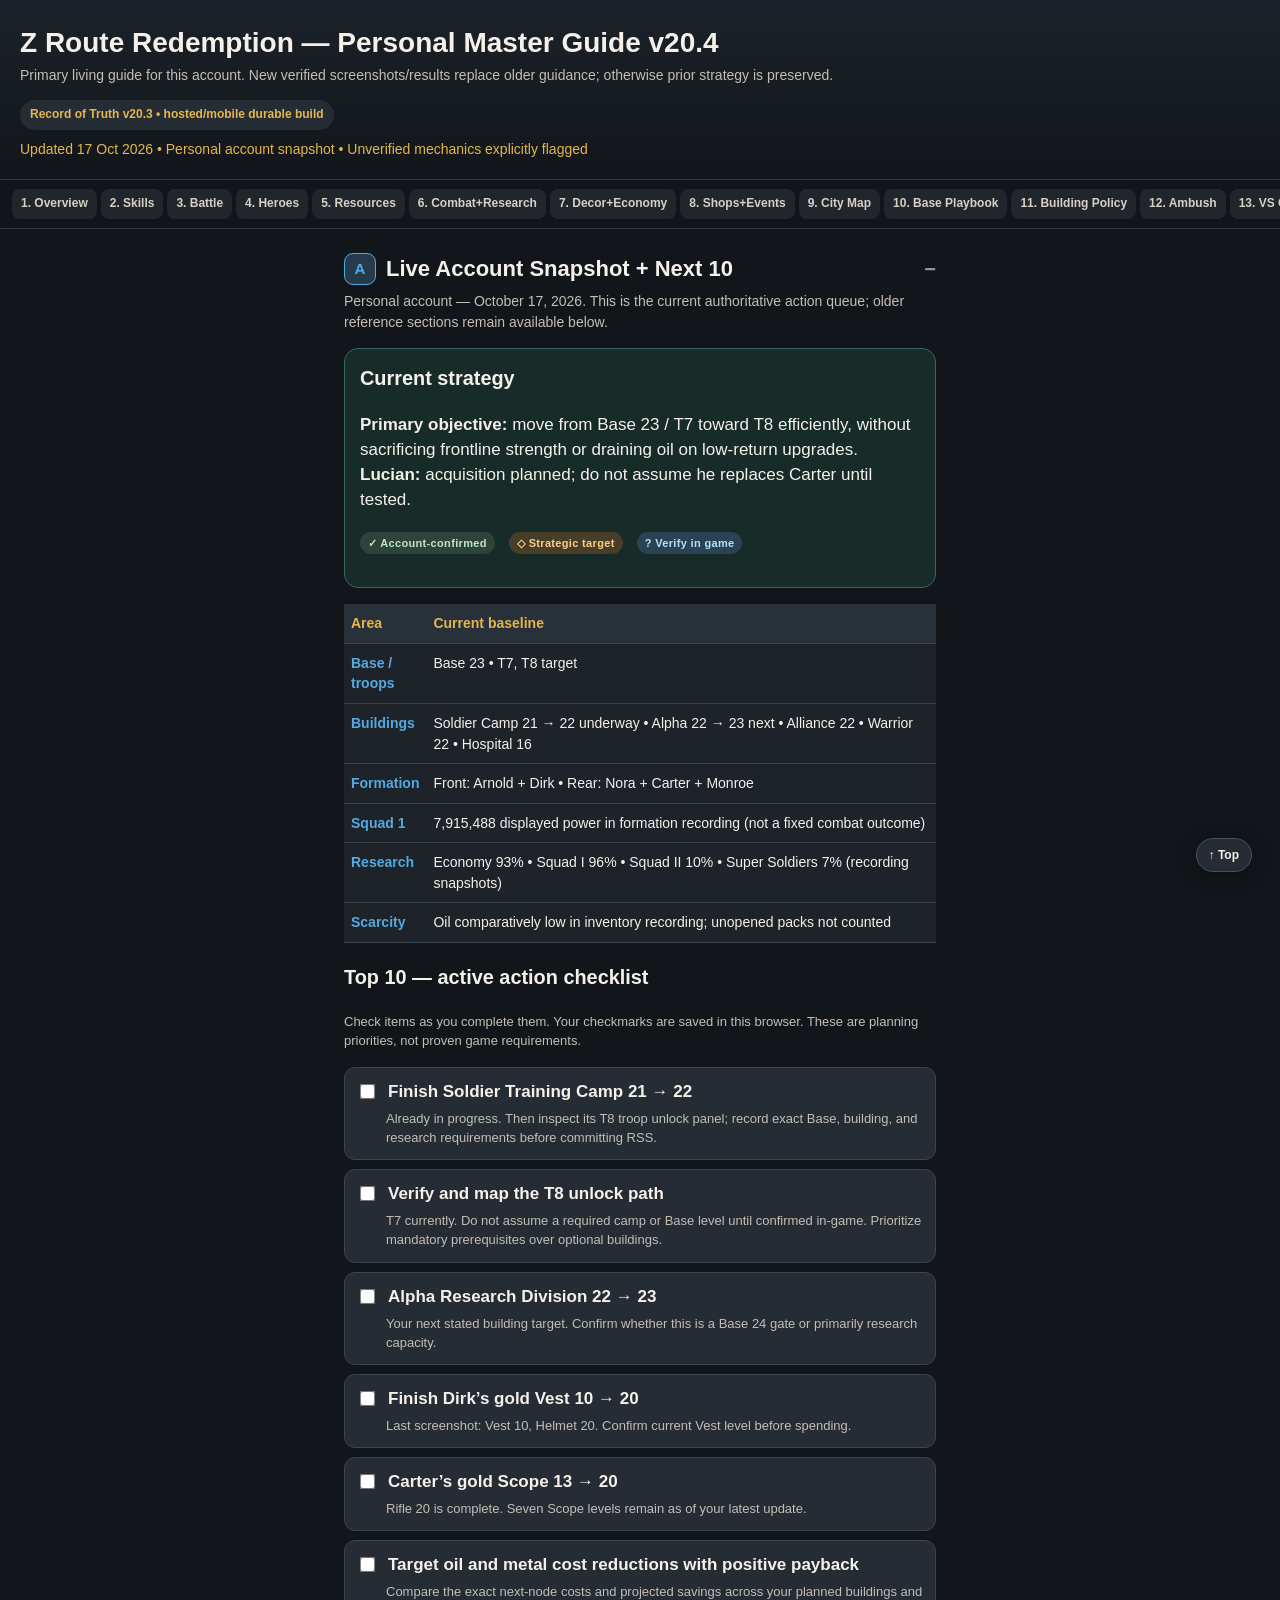
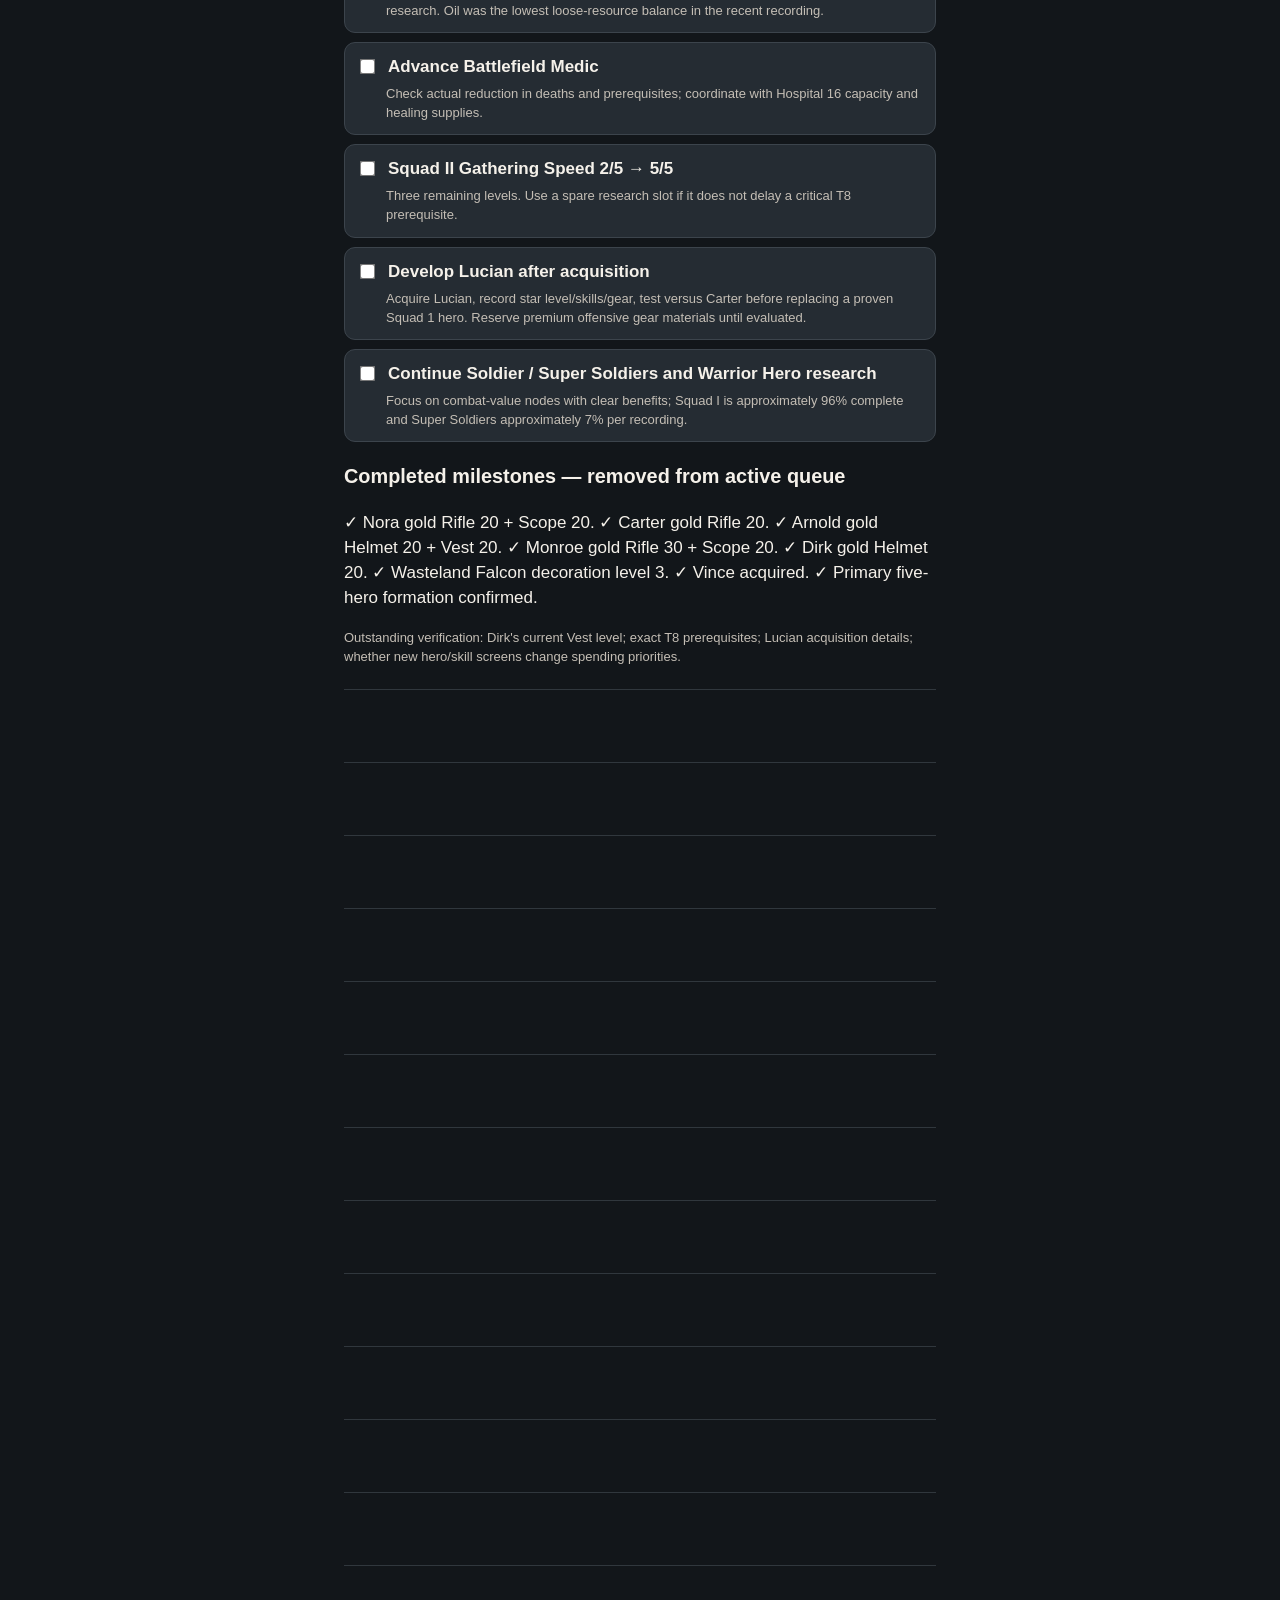
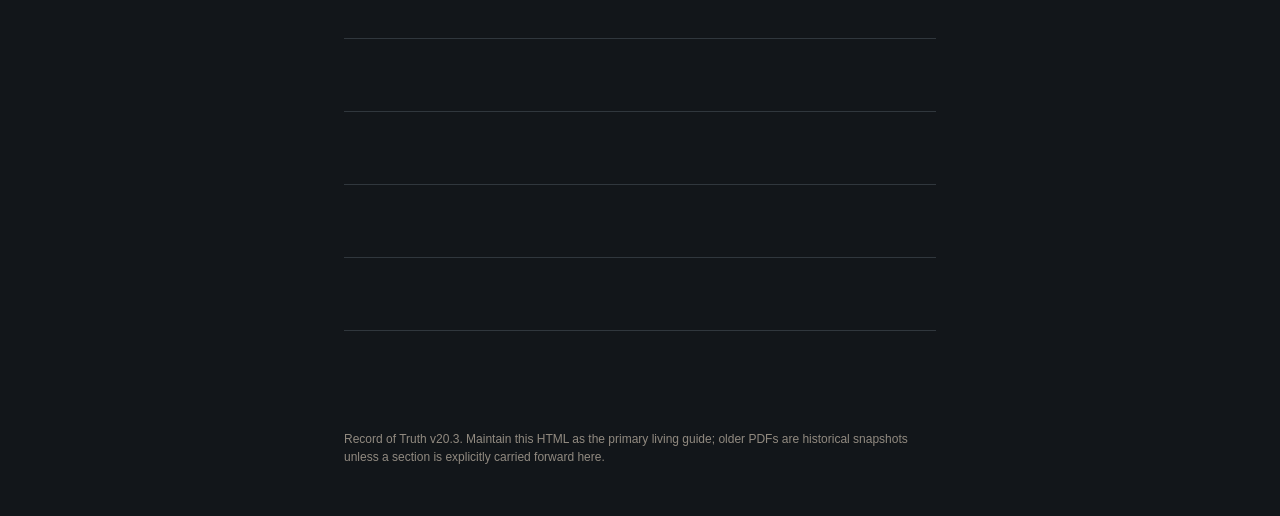
<file: index_v20_4.html>
<!DOCTYPE html>

<html><head><meta charset="utf-8"/><meta content="width=device-width,initial-scale=1,viewport-fit=cover" name="viewport"/><title>Z Route Redemption | Personal Master Guide v20.4</title><style>
:root{--bg:#12161a;--panel:#1d2329;--panel2:#252c33;--text:#f5f1ea;--muted:#c4beb5;--gold:#e5b64c}
*{box-sizing:border-box}html{scroll-behavior:smooth}body{margin:0;background:var(--bg);color:var(--text);font-family:-apple-system,BlinkMacSystemFont,"SF Pro Text","Helvetica Neue",Arial,sans-serif;font-size:17px;line-height:1.47}
header{padding:28px 20px 20px;background:linear-gradient(180deg,#1b2229,#12161a);border-bottom:1px solid #303841} header h1{font-size:28px;line-height:1.05;margin:0 0 8px}header p{margin:0;color:var(--muted);font-size:14px}.pill{display:inline-block;margin-top:14px;padding:6px 10px;border-radius:999px;background:#252c33;color:#e5b64c;font-weight:700;font-size:12px}
nav{position:sticky;top:0;z-index:5;background:rgba(18,22,26,.96);backdrop-filter:blur(12px);padding:9px 12px;border-bottom:1px solid #2d343b;white-space:nowrap;overflow:auto}nav a{display:inline-block;color:#d7d0c7;text-decoration:none;font-size:12px;font-weight:700;padding:6px 9px;margin-right:4px;border-radius:8px;background:#20262c}
main{max-width:620px;margin:auto;padding:0 14px 80px}.chapter{padding:24px 0 10px;border-bottom:1px solid #30373d}.chapter h2{display:flex;align-items:center;gap:10px;font-size:22px;line-height:1.15;margin:0 0 6px}.subtitle{color:var(--muted);font-size:14px;margin:0 0 15px}.ico{display:inline-grid;place-items:center;flex:0 0 32px;width:32px;height:32px;border-radius:9px;background:color-mix(in srgb,var(--ic) 22%,#171c21);border:1px solid var(--ic);color:var(--ic);font-weight:900;font-size:15px}.bar{font-size:13px;text-transform:uppercase;letter-spacing:.08em;color:var(--gold);margin:20px 0 8px}.cards{display:grid;gap:9px}.card{border-left:4px solid var(--accent);background:var(--panel);border-radius:9px;padding:12px 13px}.card h3{font-size:16px;margin:0 0 4px}.card p{margin:0;color:#e5e0d9;font-size:15px}.priority{counter-reset:item;list-style:none;padding:0;margin:8px 0;display:grid;gap:9px}.priority li{display:grid;grid-template-columns:34px 1fr;gap:10px;background:var(--panel);border-radius:10px;padding:11px 12px 11px 8px;border-left:4px solid var(--accent)}.priority li::before{content:"✓";display:grid;place-items:center;width:28px;height:28px;border-radius:8px;background:var(--accent);color:#101418;font-weight:900;font-size:15px}.priority strong{font-size:15.5px}.priority p{margin:3px 0 0;color:#d7d2ca;font-size:14.5px}.callout{margin:11px 0;padding:12px 13px;background:#29261d;border:1px solid #65552a;border-radius:10px;color:#f1e6c8}.callout.warning{background:#2a2020;border-color:#76423f}.callout ul{margin:8px 0 0;padding-left:20px}.map{width:100%;height:auto;border-radius:10px;border:1px solid #394149;background:#fff}.tablewrap{overflow:auto;border-radius:10px;border:1px solid #394149}table{border-collapse:collapse;width:100%;min-width:570px;font-size:13px;background:var(--panel)}th,td{padding:9px 10px;vertical-align:top;border-bottom:1px solid #353c43}th{position:sticky;top:0;background:#283039;color:#e5b64c;text-align:left}td:first-child{font-weight:900;color:#55a9e3;width:46px}
footer{max-width:620px;margin:auto;padding:20px 14px 50px;color:#918a80;font-size:12px}
@media(max-width:430px){body{font-size:16px}header h1{font-size:25px}.chapter h2{font-size:20px}.card p,.priority p{font-size:14px}.priority strong{font-size:15px}}
@media print{@page{size:4.25in 7.5in;margin:.22in}.chapter{break-before:page;border:0}.chapter:first-child{break-before:auto}nav{display:none}header{break-after:page}.card,.priority li,.callout{break-inside:avoid}body{font-size:10pt}.map{max-height:6.7in;object-fit:contain}.tablewrap{overflow:visible}table{min-width:0;font-size:7.5pt}th,td{padding:5px}.chapter h2{font-size:15pt}.subtitle{font-size:8.5pt}.card p,.priority p{font-size:8.5pt}.priority strong{font-size:9pt}footer{display:none}}

.status{display:inline-block;padding:3px 7px;border-radius:999px;font-size:11px;font-weight:800;margin-right:5px}.verified{background:#173426;color:#77d49a}.community{background:#352f1b;color:#e5b64c}.unverified{background:#3b2222;color:#ef8c85}

/* v20.3 hosted/mobile durability */
.chapter{content-visibility:auto;contain-intrinsic-size:900px}
.chapter.collapsed > :not(h2){display:none}
.chapter h2{cursor:pointer;user-select:none;-webkit-tap-highlight-color:transparent}
.chapter h2::after{content:"−";margin-left:auto;color:#8f98a1;font-size:20px;font-weight:700}
.chapter.collapsed h2::after{content:"+"}
#topbtn{position:fixed;right:16px;bottom:18px;z-index:9;border:1px solid #46505a;background:#252c33;color:#f5f1ea;border-radius:999px;padding:9px 12px;font-weight:800;font-size:12px;box-shadow:0 4px 18px rgba(0,0,0,.35)}
@media(min-width:700px){#topbtn{right:28px;bottom:28px}}

.timeline{display:grid;gap:12px;margin:16px 0}.stage{position:relative;border:1px solid #35404a;border-left:6px solid #58B879;background:#1d242b;border-radius:16px;padding:16px 18px}.stage:after{content:"↓";position:absolute;left:22px;bottom:-18px;color:#68737d;font-weight:900;z-index:2}.stage:last-child:after{display:none}.stage b{font-size:1.12rem;margin-right:10px}.stage>span{display:inline-block;font-size:.72rem;font-weight:900;letter-spacing:.06em;padding:4px 8px;border-radius:999px;background:#26323a;color:#dce6eb}.stage .now{background:#274b3a;color:#8ce1ac}.stage p{margin:7px 0 0;color:#d7d3ce;line-height:1.45}.stage p strong{color:#fff}.stage em{color:#e5b64c;font-style:normal}.stage.milestone{border-left-color:#9368C9}.stage.milestone>span{background:#3b2d50;color:#cdb5f2}@media(min-width:800px){.timeline{grid-template-columns:repeat(2,minmax(0,1fr))}.stage:after{display:none}}</style><style>
.v204-note{color:#e5b64c!important;margin-top:9px}.fresh{background:#172b29;border:1px solid #35695f;border-radius:14px;padding:15px;margin:16px 0}.fresh h3{margin-top:0}.state{display:inline-block;font-size:11px;font-weight:800;letter-spacing:.03em;border-radius:30px;padding:3px 8px;background:#30433b;color:#bce8c6}.state.wait{background:#483d26;color:#f8d18b}.state.check{background:#2a4354;color:#b4e2fc}.tasklist{list-style:none;padding:0;display:grid;gap:9px}.tasklist li{background:#252c33;border:1px solid #3c444c;border-radius:11px;padding:12px}.tasklist label{display:flex;align-items:flex-start;gap:11px;cursor:pointer}.tasklist input{margin-top:5px;accent-color:#58b879;transform:scale(1.2)}.tasklist .desc{display:block;color:#c4beb5;font-size:13px;margin:4px 0 0 29px}.tasklist li.done{opacity:.55}.tasklist li.done strong{text-decoration:line-through}.v204-table{width:100%;border-collapse:collapse;font-size:14px}.v204-table th,.v204-table td{padding:9px 7px;border-bottom:1px solid #3a444c;text-align:left}.v204-table th{color:#e5b64c}.legacy{border-left:3px solid #e5b64c;padding:10px 13px;background:#3a3325;color:#f4e4b7;margin:10px 0;border-radius:4px;font-size:13px}.small-note{font-size:13px;color:#c4beb5}.chapter:not(.collapsed) .v204-panel{display:block}
</style></head><body><header><h1>Z Route Redemption — Personal Master Guide v20.4</h1><p>Primary living guide for this account. New verified screenshots/results replace older guidance; otherwise prior strategy is preserved.</p><span class="pill">Record of Truth v20.3 • hosted/mobile durable build</span><p class="v204-note">Updated 17 Oct 2026 • Personal account snapshot • Unverified mechanics explicitly flagged</p></header><nav><a href="#c1">1. Overview</a><a href="#c2">2. Skills</a><a href="#c3">3. Battle</a><a href="#c4">4. Heroes</a><a href="#c5">5. Resources</a><a href="#c6">6. Combat+Research</a><a href="#c7">7. Decor+Economy</a><a href="#c8">8. Shops+Events</a><a href="#c9">9. City Map</a><a href="#c10">10. Base Playbook</a><a href="#c11">11. Building Policy</a><a href="#c12">12. Ambush</a><a href="#c13">13. VS Calendar</a><a href="#c14">14. Decorations</a><a href="#c15">15. Base+Research</a><a href="#c16">16. Economy Tech</a><a href="#c17">17. Research Queue</a><a href="#c18">18. Battlefield Medic</a></nav><main><section class="chapter" id="c1"><h2><span class="ico" style="--ic:#55A9E3">A</span><span>Live Account Snapshot + Next 10</span></h2><p class="subtitle">Personal account — October 17, 2026. This is the current authoritative action queue; older reference sections remain available below.</p>
<div class="fresh"><h3>Current strategy</h3><p><strong>Primary objective:</strong> move from Base 23 / T7 toward T8 efficiently, without sacrificing frontline strength or draining oil on low-return upgrades. <strong>Lucian:</strong> acquisition planned; do not assume he replaces Carter until tested.</p><p><span class="state">✓ Account-confirmed</span>   <span class="state wait">◇ Strategic target</span>   <span class="state check">? Verify in game</span></p></div>
<table class="v204-table"><tr><th>Area</th><th>Current baseline</th></tr><tr><td>Base / troops</td><td>Base 23 • T7, T8 target</td></tr><tr><td>Buildings</td><td>Soldier Camp 21 → 22 underway • Alpha 22 → 23 next • Alliance 22 • Warrior 22 • Hospital 16</td></tr><tr><td>Formation</td><td>Front: Arnold + Dirk • Rear: Nora + Carter + Monroe</td></tr><tr><td>Squad 1</td><td>7,915,488 displayed power in formation recording (not a fixed combat outcome)</td></tr><tr><td>Research</td><td>Economy 93% • Squad I 96% • Squad II 10% • Super Soldiers 7% (recording snapshots)</td></tr><tr><td>Scarcity</td><td>Oil comparatively low in inventory recording; unopened packs not counted</td></tr></table>
<h3>Top 10 — active action checklist</h3><p class="small-note">Check items as you complete them. Your checkmarks are saved in this browser. These are planning priorities, not proven game requirements.</p><ul class="tasklist"><li><label><input data-task="v204-1" type="checkbox"/><strong>Finish Soldier Training Camp 21 → 22</strong></label><span class="desc">Already in progress. Then inspect its T8 troop unlock panel; record exact Base, building, and research requirements before committing RSS.</span></li><li><label><input data-task="v204-2" type="checkbox"/><strong>Verify and map the T8 unlock path</strong></label><span class="desc">T7 currently. Do not assume a required camp or Base level until confirmed in-game. Prioritize mandatory prerequisites over optional buildings.</span></li><li><label><input data-task="v204-3" type="checkbox"/><strong>Alpha Research Division 22 → 23</strong></label><span class="desc">Your next stated building target. Confirm whether this is a Base 24 gate or primarily research capacity.</span></li><li><label><input data-task="v204-4" type="checkbox"/><strong>Finish Dirk’s gold Vest 10 → 20</strong></label><span class="desc">Last screenshot: Vest 10, Helmet 20. Confirm current Vest level before spending.</span></li><li><label><input data-task="v204-5" type="checkbox"/><strong>Carter’s gold Scope 13 → 20</strong></label><span class="desc">Rifle 20 is complete. Seven Scope levels remain as of your latest update.</span></li><li><label><input data-task="v204-6" type="checkbox"/><strong>Target oil and metal cost reductions with positive payback</strong></label><span class="desc">Compare the exact next-node costs and projected savings across your planned buildings and research. Oil was the lowest loose-resource balance in the recent recording.</span></li><li><label><input data-task="v204-7" type="checkbox"/><strong>Advance Battlefield Medic</strong></label><span class="desc">Check actual reduction in deaths and prerequisites; coordinate with Hospital 16 capacity and healing supplies.</span></li><li><label><input data-task="v204-8" type="checkbox"/><strong>Squad II Gathering Speed 2/5 → 5/5</strong></label><span class="desc">Three remaining levels. Use a spare research slot if it does not delay a critical T8 prerequisite.</span></li><li><label><input data-task="v204-9" type="checkbox"/><strong>Develop Lucian after acquisition</strong></label><span class="desc">Acquire Lucian, record star level/skills/gear, test versus Carter before replacing a proven Squad 1 hero. Reserve premium offensive gear materials until evaluated.</span></li><li><label><input data-task="v204-10" type="checkbox"/><strong>Continue Soldier / Super Soldiers and Warrior Hero research</strong></label><span class="desc">Focus on combat-value nodes with clear benefits; Squad I is approximately 96% complete and Super Soldiers approximately 7% per recording.</span></li></ul><h3>Completed milestones — removed from active queue</h3><p>✓ Nora gold Rifle 20 + Scope 20. ✓ Carter gold Rifle 20. ✓ Arnold gold Helmet 20 + Vest 20. ✓ Monroe gold Rifle 30 + Scope 20. ✓ Dirk gold Helmet 20. ✓ Wasteland Falcon decoration level 3. ✓ Vince acquired. ✓ Primary five-hero formation confirmed.</p><p class="small-note">Outstanding verification: Dirk's current Vest level; exact T8 prerequisites; Lucian acquisition details; whether new hero/skill screens change spending priorities.</p></section><section class="chapter" id="c2"><h2><span class="ico" style="--ic:#E5B64C">S</span><span>Skill Investment — Current Decision Rules</span></h2><p class="subtitle">Prioritize verified high-impact skills; no fabricated skill-book budgets.</p><div class="fresh"><h3>Recommended order of evaluation</h3><p><strong>1. Arnold protection:</strong> check Field Support and Tactical Shield levels and their actual next-rank benefits. <strong>2. Monroe damage:</strong> compare Strong Reinforcement with auto-attack rank benefits. <strong>3. Nora:</strong> prioritize combat-relevant skills, not conditional gathering-only effects for PvP. <strong>4. Dirk and Carter:</strong> avoid spending on skills capped by current star levels. <strong>5. Lucian:</strong> defer significant books until acquisition and skill unlocks are known.</p></div><p><span class="state check">? Verify</span> Exact current ranks of all four skills on each hero. Previous skill queue values may be stale. If a skill says max level reached, do not keep it on the spending list.</p></section><section class="chapter" id="c3"><h2><span class="ico" style="--ic:#E6655D">B</span><span>Front Line - Battle Evidence</span></h2><p class="legacy"><strong>Reference / historical planning:</strong> This section is retained from v20.3 for context. Any old levels, Top 10 ranks, shard routes, dates or costs are superseded by the v20.4 Account Snapshot and Resource Routing above. Verify mechanics and costs in game before spending.</p><p class="subtitle">Actual battle performance beats displayed hero power or rarity.</p><div class="cards"><div class="card" style="--accent:#E6655D"><h3>Monroe</h3><p>1.5M dealt / 87.5K taken. Second carry; now leading damage with the heaviest offensive UR gear.</p></div><div class="card" style="--accent:#E6655D"><h3>Nora</h3><p>1.2M dealt / 56.1K taken. Proven carry; exceptional output relative to lower gear investment.</p></div><div class="card" style="--accent:#E6655D"><h3>Arnold</h3><p>560K dealt / 432K taken. Locked defensive core; strong damage while protecting the squad.</p></div><div class="card" style="--accent:#E6655D"><h3>Carter</h3><p>425K dealt / 176K taken. Useful support + credible back-row output. Keep him; 4 star remains worthwhile.</p></div><div class="card" style="--accent:#E6655D"><h3>Dirk</h3><p>301K dealt / 507K taken. Most damage absorbed. Judge him as tank/team-defense, not DPS.</p></div></div><div class="callout"><strong>Confirmed lineup mechanic:</strong> 5 heroes of the same type = +20% HP, ATK and DEF in battle. A non-Warrior replacement must beat the outgoing hero AND compensate for losing the full five-type bonus.</div><div class="cards"><div class="card" style="--accent:#E6655D"><h3>Arnold - LOCKED</h3><p>Primary tank + team mitigation + meaningful damage.</p></div><div class="card" style="--accent:#E6655D"><h3>Nora - LOCKED</h3><p>Carry. Keep SSR shards flowing to 5 star.</p></div><div class="card" style="--accent:#E6655D"><h3>Monroe - LOCKED</h3><p>Second carry. First UR 4-star target.</p></div><div class="card" style="--accent:#E6655D"><h3>Carter - KEEP</h3><p>Support/amplifier with enough personal output to justify his slot.</p></div><div class="card" style="--accent:#E6655D"><h3>Dirk - KEEP / FUTURE TEST SLOT</h3><p>Most replaceable eventually, but latest report proves his tank role is real.</p></div></div></section><section class="chapter" id="c4"><h2><span class="ico" style="--ic:#9368C9">H</span><span>Hero Release Watch - Season 1</span></h2><p class="legacy"><strong>Reference / historical planning:</strong> This section is retained from v20.3 for context. Any old levels, Top 10 ranks, shard routes, dates or costs are superseded by the v20.4 Account Snapshot and Resource Routing above. Verify mechanics and costs in game before spending.</p><p class="subtitle">Confirmed information separated from event labels not yet mapped to hero names.</p><div class="cards"><div class="card" style="--accent:#9368C9"><h3>Vince / Iron General</h3><p>UR / Assault / frontline tank. Heavy Machine Gun max 412.55% ATK Physical DMG, CD 1.45s. Glaring Taunt: taunts 4 front-row enemies and reduces ATK by 16.8% for 8s. Mountain Ranger: incoming damage -30.3%. Doomsday Judgment: +20% ATK/DEF/HP and +10% skill cooldown speed.</p></div><div class="card" style="--accent:#9368C9"><h3>Verdict</h3><p>Strong hero, poor current fit. PASS on universal UR shards because Assault breaks the 5-Warrior bonus.</p></div></div><h3 class="bar">Release watch</h3><div class="cards"><div class="card" style="--accent:#9368C9"><h3>Oct 18 / Day 57 - Lightning Vanguard</h3><p>Hero mapping not confirmed. Do not infer class/type from the Monument name.</p></div><div class="card" style="--accent:#9368C9"><h3>Oct 25 / Day 64 - Glory Warrior</h3><p>Hero mapping not confirmed. Earlier assumption that the name means Warrior is withdrawn.</p></div><div class="card" style="--accent:#9368C9"><h3>Nov 1 / Day 71 - Wild Phantom</h3><p>Hero mapping not confirmed.</p></div><div class="card" style="--accent:#9368C9"><h3>Nov 12 / Day 82 - Upgrade Fighter</h3><p>Fighter-system milestone; preserve relevant premium Fighter resources.</p></div><div class="card" style="--accent:#9368C9"><h3>Nov 15 / Day 85 - Angel of Conviction</h3><p>Hero mapping not confirmed.</p></div><div class="card" style="--accent:#9368C9"><h3>Nov 29 / Day 99 - Nicole / Explosive Sweetheart</h3><p>Nicole is a known UR Assault backline DPS candidate; wait for in-game mapping confirmation.</p></div></div><div class="callout"><strong>Decision rule:</strong> Warrior candidate = compare directly with the current hero. Non-Warrior candidate = must be substantially better because replacing one Warrior sacrifices the confirmed +20% HP/ATK/DEF five-type bonus.</div></section><section class="chapter" id="c5"><h2><span class="ico" style="--ic:#58B879">R</span><span>Resource Routing — Base 23 / T8 / Lucian</span></h2><p class="subtitle">Protect scarce resources for unlocks and meaningful combat improvements.</p><ol class="priority"><li><div><strong>Construction RSS → mandatory T8 path</strong><p>Soldier Camp current upgrade, Alpha Research 23, and any verified Base 24 or T8 prerequisites. Confirm exact costs in-game.</p></div></li><li><div><strong>Research RSS → high-payback oil/metal savings and Battlefield Medic</strong><p>Use expected remaining upgrades to judge payback; don't max cost reductions solely for completion percentage.</p></div></li><li><div><strong>Gear upgrade materials → Dirk Vest and Carter Scope</strong><p>Finish existing gold equipment before new defensive crafting for Monroe. Nora 20/20 and Carter Rifle 20 are completed.</p></div></li><li><div><strong>New gold crafting / universal shards → preserve flexibility for Lucian</strong><p>Acquire and evaluate Lucian first. Don't automatically transfer gear or prioritize star ranks without actual skill and shard costs.</p></div></li><li><div><strong>Healing / training speedups → T8 transition and PvP readiness</strong><p>Hospital level 16 and Battlefield Medic are related but separate investments. Save flexible resource packs until a specific upgrade is ready.</p></div></li></ol><h3>Current gear map</h3><table class="v204-table"><tr><th>Hero</th><th>Gold pieces</th><th>Next</th></tr><tr><td>Arnold</td><td>Helmet 20 • Vest 20</td><td>Maintain frontline</td></tr><tr><td>Dirk</td><td>Helmet 20 • Vest 10 last confirmed</td><td>Vest → 20</td></tr><tr><td>Monroe</td><td>Rifle 30 • Scope 20</td><td>Maintain offense</td></tr><tr><td>Nora</td><td>Rifle 20 • Scope 20</td><td>Complete; defer further promotion decision</td></tr><tr><td>Carter</td><td>Rifle 20 • Scope 13</td><td>Scope → 20</td></tr></table></section><section class="chapter" id="c6"><h2><span class="ico" style="--ic:#E68448">G</span><span>Master Priority Menu - Combat + Research</span></h2><p class="legacy"><strong>Reference / historical planning:</strong> This section is retained from v20.3 for context. Any old levels, Top 10 ranks, shard routes, dates or costs are superseded by the v20.4 Account Snapshot and Resource Routing above. Verify mechanics and costs in game before spending.</p><p class="subtitle">The full strategy menu, preserved and updated.</p><h3 class="bar">Hero / skill / gear</h3><ol class="priority" start="1"><li style="--accent:#E68448"><div><strong>Dirk UR Helmet Lv2 -&gt; Lv10</strong><p>Finish current defensive project; latest battle: Dirk absorbed 507K hero damage.</p></div></li><li style="--accent:#E68448"><div><strong>Craft Dirk UR Vest -&gt; Lv10</strong><p>Complete Dirk’s first UR defensive pair.</p></div></li><li style="--accent:#E68448"><div><strong>Nora UR Rifle Lv14 -&gt; Lv20</strong><p>Then return to offense; Nora dealt 1.2M in latest meaningful battle.</p></div></li><li style="--accent:#E68448"><div><strong>Monroe -&gt; 4 star</strong><p>First UR universal-shard target; do not divert universals to Vince.</p></div></li><li style="--accent:#E68448"><div><strong>Arnold Tactical Shield Lv18 -&gt; Lv20</strong><p>First Skill Book target.</p></div></li><li style="--accent:#E68448"><div><strong>Nora Max and Friends Lv15 -&gt; Lv20</strong><p>Second Skill Book target.</p></div></li><li style="--accent:#E68448"><div><strong>Nora Tactical Crossbow Lv17 -&gt; Lv20</strong><p>Third Skill Book target.</p></div></li><li style="--accent:#E68448"><div><strong>Arnold Field Support Lv16 -&gt; Lv20</strong><p>Fourth Skill Book target; current 4-star version applies to all allies.</p></div></li><li style="--accent:#E68448"><div><strong>Carter -&gt; 4 star</strong><p>Latest fight: 425K damage plus support; still worth the breakpoint.</p></div></li><li style="--accent:#E68448"><div><strong>Dirk -&gt; 4 star</strong><p>Tank/team-defense breakpoint while preserving 5-Warrior bonus.</p></div></li><li style="--accent:#E68448"><div><strong>Nora -&gt; 5 star</strong><p>All appropriate SSR shards to proven carry.</p></div></li><li style="--accent:#E68448"><div><strong>Arnold -&gt; 5 star</strong><p>After Monroe/Carter/Dirk 4-star UR breakpoints.</p></div></li><li style="--accent:#E68448"><div><strong>After 4 star: Carter Hawkeye</strong><p>Expected next 4-star skill priority; verify current skill screen before spend.</p></div></li><li style="--accent:#E68448"><div><strong>After 4 star: Dirk Iron Will</strong><p>Expected next tank/team-defense skill priority.</p></div></li><li style="--accent:#E68448"><div><strong>After 4 star: Monroe Strong Reinforcement</strong><p>Then Monroe Scout; re-rank after 4-star battle data.</p></div></li></ol><h3 class="bar">Research</h3><ol class="priority" start="16"><li style="--accent:#5BC6BD"><div><strong>Squad I Physical Damage I 4/5 -&gt; 5/5</strong><p>Direct Front Line combat value; finish the verified core node.</p></div></li><li style="--accent:#5BC6BD"><div><strong>Squad I Radiation Damage I 4/5 -&gt; 5/5</strong><p>Same: verified direct damage value.</p></div></li><li style="--accent:#5BC6BD"><div><strong>Unlock Squad 2 Gathering Speed II</strong><p>Permanent economic throughput; spend only the minimum prerequisites needed to reach it.</p></div></li><li style="--accent:#5BC6BD"><div><strong>Squad 2 Gathering Speed II -&gt; about Lv3</strong><p>Target +12% initially; reassess escalating cost before going deeper.</p></div></li><li style="--accent:#5BC6BD"><div><strong>Minimum Economy path toward Research Enhancement IV</strong><p>Promoted substantially. Advance required III/prerequisite nodes deliberately; do not complete the tree for percentage.</p></div></li><li style="--accent:#5BC6BD"><div><strong>Research Enhancement IV</strong><p>Major target once its exact effect is confirmed from the node description. Displayed ceiling: +21%.</p></div></li><li style="--accent:#5BC6BD"><div><strong>Minimum Economy path toward Quick Construction IV</strong><p>Second permanent-efficiency path. Minimize low-value prerequisite overinvestment.</p></div></li><li style="--accent:#5BC6BD"><div><strong>Quick Construction IV</strong><p>Major target once its exact effect is confirmed. Displayed ceiling: +10.5%.</p></div></li><li style="--accent:#5BC6BD"><div><strong>Soldier ATK-like 2/5 -&gt; 3/5</strong><p>Still valuable, but now sits behind the promoted permanent-efficiency path.</p></div></li><li style="--accent:#5BC6BD"><div><strong>Soldier DEF-like 2/5 -&gt; 3/5</strong><p>Follow Soldier ATK.</p></div></li><li style="--accent:#5BC6BD"><div><strong>Super Soldiers Enhanced ATK I 2/10 -&gt; 4/10</strong><p>Selective direct-combat investment; do not chase tree completion.</p></div></li><li style="--accent:#5BC6BD"><div><strong>Take verified Building / Research resource-cost nodes when high ROI</strong><p>Permanent RSS savings can jump the queue when the exact effect and cost are verified.</p></div></li><li style="--accent:#5BC6BD"><div><strong>Cheap Full Development / Economy efficiency only</strong><p>Take verified high-ROI speed/cost levels; do not chase completion percentage.</p></div></li><li style="--accent:#5BC6BD"><div><strong>Park deep Collection II / III</strong><p>Current marginal gathering gains are weak relative to RSS cost.</p></div></li><li style="--accent:#5BC6BD"><div><strong>Park Alliance Competition scoring-only nodes</strong><p>Functional nodes are complete; remaining scoring nodes wait unless a reward threshold justifies them.</p></div></li></ol></section><section class="chapter" id="c7"><h2><span class="ico" style="--ic:#9368C9">D</span><span>Master Priority Menu - Decorations + Economy</span></h2><p class="legacy"><strong>Reference / historical planning:</strong> This section is retained from v20.3 for context. Any old levels, Top 10 ranks, shard routes, dates or costs are superseded by the v20.4 Account Snapshot and Resource Routing above. Verify mechanics and costs in game before spending.</p><p class="subtitle">Specific decoration pieces can substitute for universal vouchers; preserve flexible resources.</p><h3 class="bar">Decorations</h3><ol class="priority" start="29"><li style="--accent:#9368C9"><div><strong>Statue of Liberty Lv2 -&gt; Lv3</strong><p>#1 next combat decoration: +400 ATK and +1% Crit Damage from Lv2 to Lv3.</p></div></li><li style="--accent:#9368C9"><div><strong>Merry-Go-Round Lv2 -&gt; Lv3</strong><p>Next cheaper combat decoration: +240 ATK +24 DEF.</p></div></li><li style="--accent:#9368C9"><div><strong>Investigate Gold Lion Lv2 -&gt; Lv3</strong><p>Potential all-Warrior fit; verify exact targeting/mechanic before elevating.</p></div></li><li style="--accent:#9368C9"><div><strong>Leave Wasteland Falcon at Lv3</strong><p>Already +714 Hero ATK. Do not push Lv4 with universal vouchers yet.</p></div></li><li style="--accent:#9368C9"><div><strong>Tesla Tower - utility track</strong><p>Building speed is a strong compounding account benefit.</p></div></li><li style="--accent:#9368C9"><div><strong>Merit Special Vehicle - utility track</strong><p>Recurring Special Ops queue / mystery-box utility; valuable outside combat.</p></div></li><li style="--accent:#9368C9"><div><strong>Preserve universal Decoration Vouchers</strong><p>Use specific pieces first when they target a decoration we actually want.</p></div></li></ol><h3 class="bar">Survivors + economy</h3><ol class="priority" start="36"><li style="--accent:#58B879"><div><strong>Fill / improve weak Survivor assignments</strong><p>227/383 collected; Farm has shown an empty slot. Prioritize permanent assignment gains.</p></div></li><li style="--accent:#58B879"><div><strong>Buy good Survivor tickets with renewable currency</strong><p>High upside when they do not displace guaranteed scarce progression.</p></div></li><li style="--accent:#58B879"><div><strong>Keep flexible RSS chests unopened</strong><p>Open only for a specific planned Food/Metal/Oil bottleneck.</p></div></li><li style="--accent:#58B879"><div><strong>Keep every owned idle squad gathering</strong><p>Target current bottleneck; long continuous/overnight gathers.</p></div></li><li style="--accent:#58B879"><div><strong>Use Squad 2 as the economic squad</strong><p>Gathering Speed II is the prize; travel/load nodes are prerequisite-only unless needed.</p></div></li><li style="--accent:#58B879"><div><strong>Prioritize permanent cost reduction</strong><p>Building/research cost reduction is effectively resource production at late-game costs.</p></div></li><li style="--accent:#58B879"><div><strong>Resource producers are ROI-only</strong><p>Do not auto-match Base. Current Lv20 Food/Metal/Oil output is ~3.8M/day combined.</p></div></li><li style="--accent:#58B879"><div><strong>Monthly VIP 4th line = optional accelerator</strong><p>$25/month, not permanent. Evaluate whole VIP package; do not build strategy around it.</p></div></li><li style="--accent:#58B879"><div><strong>Avoid buying raw RSS</strong><p>Use alliance/events/radar/gathering/chests first; raw RSS purchases are last-resort.</p></div></li></ol><h3 class="bar">Troops</h3><ol class="priority" start="45"><li style="--accent:#E6655D"><div><strong>Build reserve toward 8K-10K</strong><p>4,500 emergency floor; ~9K preferred normal reserve; stop deliberate stockpiling near 10K.</p></div></li><li style="--accent:#E6655D"><div><strong>Time training speedups to scoring windows</strong><p>Train normally; burst speedups when VS / Mission Readiness rewards stack.</p></div></li></ol></section><section class="chapter" id="c8"><h2><span class="ico" style="--ic:#E5B64C">$</span><span>Shops + Events + Decision Rules</span></h2><p class="legacy"><strong>Reference / historical planning:</strong> This section is retained from v20.3 for context. Any old levels, Top 10 ranks, shard routes, dates or costs are superseded by the v20.4 Account Snapshot and Resource Routing above. Verify mechanics and costs in game before spending.</p><p class="subtitle">Guaranteed scarce progression first; timing is an amplifier, not a reason to buy mediocre upgrades.</p><h3 class="bar">Shops / scarce conversion</h3><ol class="priority" start="47"><li style="--accent:#E5B64C"><div><strong>Honor -&gt; UR Gear Blueprints first</strong><p>Best known Honor conversion; do not make Honor a decoration-voucher currency.</p></div></li><li style="--accent:#E5B64C"><div><strong>Alliance -&gt; UR shards + useful speedups</strong><p>Maintain shield/teleport reserve; basic RSS only when truly blocked.</p></div></li><li style="--accent:#E5B64C"><div><strong>Aircrew -&gt; valuable specific decoration pieces</strong><p>After Falcon Lv3, favor useful specific pieces / rare progression over more Falcon.</p></div></li><li style="--accent:#E5B64C"><div><strong>Trial -&gt; decoration vouchers selectively</strong><p>Only after more irreplaceable items; universal vouchers remain flexible fallback.</p></div></li><li style="--accent:#E5B64C"><div><strong>Diamonds -&gt; preserve flexibility</strong><p>Do not aggressively buy 400-diamond random Survivor pulls or direct RSS.</p></div></li></ol><h3 class="bar">Events / releases</h3><ol class="priority" start="52"><li style="--accent:#9368C9"><div><strong>Inspect Monroe Exclusive Weapon system</strong><p>Season milestone already available; understand currency/cost before spending.</p></div></li><li style="--accent:#9368C9"><div><strong>Vince / Iron General = PASS for Front Line</strong><p>UR Assault frontline tank. Strong kit, but breaks confirmed 5-Warrior +20% bonus.</p></div></li><li style="--accent:#9368C9"><div><strong>Oct 18 - Lightning Vanguard</strong><p>Event/hero mapping not confirmed. Evaluate in-game card; do not infer type from name.</p></div></li><li style="--accent:#9368C9"><div><strong>Oct 25 - Glory Warrior</strong><p>Mapping not confirmed; earlier assumption that name means Warrior is withdrawn.</p></div></li><li style="--accent:#9368C9"><div><strong>Nov 1 - Wild Phantom</strong><p>Mapping not confirmed; evaluate actual rarity/type/role when revealed.</p></div></li><li style="--accent:#9368C9"><div><strong>Nov 12 - Upgrade Fighter</strong><p>Preserve relevant premium Fighter resources where practical.</p></div></li><li style="--accent:#9368C9"><div><strong>Nov 15 - Angel of Conviction</strong><p>Mapping not confirmed; keep resources flexible.</p></div></li><li style="--accent:#9368C9"><div><strong>Nov 29 - Nicole / Explosive Sweetheart</strong><p>Nicole is a known UR Assault backline candidate; wait for in-game mapping confirmation.</p></div></li></ol><h3 class="bar">Operating rules</h3><ol class="priority" start="60"><li style="--accent:#55A9E3"><div><strong>Stack wanted progress + VS + Mission Readiness</strong><p>Ideal triple dip; do not make a bad upgrade good just because it scores.</p></div></li><li style="--accent:#55A9E3"><div><strong>New Warrior candidate: compare directly</strong><p>Can replace a current hero without sacrificing the five-type bonus.</p></div></li><li style="--accent:#55A9E3"><div><strong>New non-Warrior candidate: very high hurdle</strong><p>Must outperform outgoing hero enough to compensate for losing +20% HP/ATK/DEF.</p></div></li><li style="--accent:#55A9E3"><div><strong>Optimize the account, not the highlighted number</strong><p>Power, research %, troop capacity and event score can all reward inefficient spending.</p></div></li><li style="--accent:#55A9E3"><div><strong>Keep flexible resources flexible</strong><p>Unopened RSS chests, universal vouchers and premium currencies preserve future optionality.</p></div></li></ol></section><section class="chapter" id="c9"><h2><span class="ico" style="--ic:#55A9E3">C</span><span>Base 20–30 Timeline</span></h2><p class="legacy"><strong>Reference / historical planning:</strong> This section is retained from v20.3 for context. Any old levels, Top 10 ranks, shard routes, dates or costs are superseded by the v20.4 Account Snapshot and Resource Routing above. Verify mechanics and costs in game before spending.</p><p class="subtitle">The visual building roadmap. Follow the gate for the next Base; do not level the city evenly.</p><div class="callout"><strong>Authority:</strong> this is the planning roadmap. Your live Base upgrade requirement screen wins if it disagrees with an older chart.</div><div class="timeline">
<div class="stage"><b>BASE 20</b><span class="now">NOW / FOUNDATION</span><p><strong>Build:</strong> Alpha 20 • Warrior TC 20 • Soldier Camp 20</p><p><strong>Prep:</strong> Drill Ground 21</p></div>
<div class="stage"><b>BASE 21</b><p><strong>Build:</strong> Alpha 21 • Warrior TC 21 • Drill Ground 21</p><p><strong>Prep:</strong> Alliance Center → 23</p></div>
<div class="stage"><b>BASE 22</b><p><strong>Gate:</strong> Alpha 21 + Drill Ground 21</p><p><strong>Build:</strong> Alpha 22 • Warrior TC 22 • Alliance Center path</p></div>
<div class="stage"><b>BASE 23</b><p><strong>Gate:</strong> Alpha 22 + Defense Line 22 <em>(newer HQ chart)</em></p><p><strong>Build:</strong> Alpha 23 • Warrior TC → 24 • Soldier Camp → 24</p></div>
<div class="stage milestone"><b>BASE 24</b><span>TROOP MILESTONE</span><p><strong>Gate:</strong> Alpha 23 + Alliance Center 23</p><p><strong>Build:</strong> Warrior TC 24 • Soldier Camp 24 (T8)</p></div>
<div class="stage"><b>BASE 25</b><p><strong>Gate:</strong> Alpha 24 + Training Center 24</p><p><strong>Build:</strong> Alpha 25 • Hospital 25 • Warrior TC as affordable</p></div>
<div class="stage"><b>BASE 26</b><p><strong>Gate:</strong> Alpha 25 + Hospital 25</p><p><strong>Build:</strong> Alpha 26 • Defense Line 26</p></div>
<div class="stage milestone"><b>BASE 27</b><span>TROOP MILESTONE</span><p><strong>Gate:</strong> Alpha 26 + Defense Line 26</p><p><strong>Build:</strong> Alpha 27 • Soldier Camp 27 (T9) • Warrior TC 27</p></div>
<div class="stage"><b>BASE 28</b><p><strong>Gate:</strong> Alpha 27 + Soldier Training Camp 27</p><p><strong>Build:</strong> Alpha 28 • Warrior TC 28 • start Drill Ground → 29</p></div>
<div class="stage"><b>BASE 29</b><p><strong>Gate:</strong> Alpha 28 + Training Center 28</p><p><strong>Build:</strong> Drill Ground 29 • Alpha → 29 • prep Base 30</p></div>
<div class="stage milestone"><b>BASE 30</b><span>END OF BLIND RUSH</span><p><strong>Gate:</strong> Alpha 29 + Drill Ground 29</p><p><strong>Then:</strong> Soldier Camp 30 (T10) • Warrior TC 30 • reassess entire city by ROI</p></div>
</div><div class="cards"><div class="card" style="--accent:#58B879"><h3>Keep near Base</h3><p>Alpha Research Division and Warrior Training Center. These are the compounding spine for progression and the all-Warrior Front Line.</p></div><div class="card" style="--accent:#9368C9"><h3>Milestone buildings</h3><p>Soldier Camp 20 → 24 → 27 → 30. Alliance Center 23. Hospital 25. Defense Line 26. Drill Ground 21 → 29.</p></div><div class="card" style="--accent:#777"><h3>Let these lag</h3><p>Tactical/Assault Training Centers, extra Drill Grounds/Hospitals, and resource producers without a good payback or prerequisite role.</p></div></div></section><section class="chapter" id="c10"><h2><span class="ico" style="--ic:#55A9E3">C</span><span>Base-by-Base Build Playbook</span></h2><p class="legacy"><strong>Reference / historical planning:</strong> This section is retained from v20.3 for context. Any old levels, Top 10 ranks, shard routes, dates or costs are superseded by the v20.4 Account Snapshot and Resource Routing above. Verify mechanics and costs in game before spending.</p><p class="subtitle">What to finish now, what to prepare next, and what should stay parked.</p><div class="tablewrap"><table><thead><tr><th>Base</th><th>Build now</th><th>Prep next</th><th>Skip / park</th></tr></thead><tbody><tr><td>20</td><td>Alpha 20; Warrior TC 20; Soldier Camp 20</td><td>Prepare Drill 21</td><td>Other TCs, extra capacity, optional catch-up</td></tr><tr><td>21</td><td>Alpha 21; Warrior TC 21; Drill #1 21</td><td>Alliance Center -&gt; 23</td><td>Hospital, Defense, resource catch-up</td></tr><tr><td>22</td><td>Alpha 22; Warrior TC 22; Alliance -&gt; 23</td><td>Warrior TC -&gt; 24</td><td>Drill stays 21; Hospital; Defense</td></tr><tr><td>23</td><td>Alpha 23; Warrior TC -&gt; 24</td><td>Soldier Camp -&gt; 24</td><td>Alliance stops 23; producers remain ROI-only</td></tr><tr><td>24</td><td>Warrior TC 24; Soldier Camp 24 (T8)</td><td>Alpha -&gt; 25; Hospital -&gt; 25</td><td>Almost all optional construction</td></tr><tr><td>25</td><td>Alpha 25; Hospital 25; Warrior TC if affordable</td><td>Defense Line -&gt; 26</td><td>Alliance 23; Drill 21; broad producer catch-up</td></tr><tr><td>26</td><td>Alpha 26; Defense Line 26; Warrior TC if affordable</td><td>Soldier Camp -&gt; 27</td><td>Hospital 25; Alliance 23; extra infrastructure</td></tr><tr><td>27</td><td>Alpha 27; Soldier Camp 27 (T9); Warrior TC 27</td><td>Alpha -&gt; 28; Drill begins path to 29</td><td>Defense 26; Hospital 25; optional city symmetry</td></tr><tr><td>28</td><td>Alpha 28; Warrior TC 28</td><td>Drill #1 -&gt; 29</td><td>Do not catch up the city</td></tr><tr><td>29</td><td>Drill #1 29; Alpha -&gt; 29</td><td>Base 30; Soldier Camp/Warrior TC -&gt; 30</td><td>Nearly all optional construction</td></tr><tr><td>30</td><td>Soldier Camp 30 (T10); Warrior TC 30</td><td>Reassess whole city by ROI</td><td>End the blind rush; catch up only where value is proven</td></tr></tbody></table></div></section><section class="chapter" id="c11"><h2><span class="ico" style="--ic:#55A9E3">C</span><span>Building Policy - Every Major Category</span></h2><p class="legacy"><strong>Reference / historical planning:</strong> This section is retained from v20.3 for context. Any old levels, Top 10 ranks, shard routes, dates or costs are superseded by the v20.4 Account Snapshot and Resource Routing above. Verify mechanics and costs in game before spending.</p><p class="subtitle">Use the policy, not city symmetry. A building earns RSS by gating progress, compounding power, unlocking a milestone, or paying back.</p><div class="cards"><div class="card" style="--accent:#55A9E3"><h3>KEEP NEAR BASE - Base</h3><p>Always push when prerequisites/RSS are ready.</p></div><div class="card" style="--accent:#55A9E3"><h3>KEEP NEAR BASE - Alpha Research Division</h3><p>Base -0/1. Recurring progression gate.</p></div><div class="card" style="--accent:#55A9E3"><h3>KEEP NEAR BASE - Warrior Training Center</h3><p>Near Base. It benefits the all-Warrior Front Line.</p></div><div class="card" style="--accent:#55A9E3"><h3>MILESTONE - Soldier Training Camp</h3><p>20 -&gt; 24 -&gt; 27 -&gt; 30 for the major troop-tier checkpoints.</p></div><div class="card" style="--accent:#55A9E3"><h3>MILESTONE - Other tech / research labs</h3><p>Upgrade when a meaningful research branch or feature unlocks; not for matching levels.</p></div><div class="card" style="--accent:#55A9E3"><h3>MILESTONE - Season / event structures</h3><p>Feature-driven only.</p></div><div class="card" style="--accent:#55A9E3"><h3>GATE - Alliance Center</h3><p>Reach 23 for the known Base path; then park unless a later unlock proves worthwhile.</p></div><div class="card" style="--accent:#55A9E3"><h3>GATE - Drill Ground #1</h3><p>21, then eventually 29. Extra capacity is not currently your bottleneck.</p></div><div class="card" style="--accent:#55A9E3"><h3>GATE - Hospital #1</h3><p>Reach 25; afterward upgrade only if wounded capacity becomes a real problem.</p></div><div class="card" style="--accent:#55A9E3"><h3>GATE - Defense Line</h3><p>Reach 26; otherwise prerequisite-driven.</p></div><div class="card" style="--accent:#55A9E3"><h3>ROI ONLY - Food / Metal / Oil producers</h3><p>Do NOT keep automatically at Base. Compare upgrade cost with incremental hourly output and payback.</p></div><div class="card" style="--accent:#55A9E3"><h3>ROI ONLY - Motel</h3><p>Upgrade for a verified survivor/recruitment unlock or strong measurable benefit, not city symmetry.</p></div><div class="card" style="--accent:#55A9E3"><h3>INTENTIONALLY LAG - Tactical / Assault Training Centers</h3><p>Park while the primary five-hero squad remains all Warrior.</p></div><div class="card" style="--accent:#55A9E3"><h3>INTENTIONALLY LAG - Extra Drill Grounds / Hospitals</h3><p>Park until actual troop or wounded capacity demands them.</p></div><div class="card" style="--accent:#55A9E3"><h3>INTENTIONALLY LAG - Low-value optional buildings</h3><p>Let them fall far behind if they do not unlock or compound something important.</p></div></div><div class="callout"><strong>Before optional construction:</strong><ul><li>Does it gate the next Base?</li><li>Does it unlock a major troop/research/hero milestone?</li><li>Does it materially improve the Front Line?</li><li>Will its economic gain repay the RSS soon enough?</li></ul>If all four answers are NO -&gt; PARK IT.</div></section><section class="chapter" id="c12"><h2><span class="ico" style="--ic:#E6655D">V</span><span>Alliance Ambush - Operational Playbook</span></h2><p class="legacy"><strong>Reference / historical planning:</strong> This section is retained from v20.3 for context. Any old levels, Top 10 ranks, shard routes, dates or costs are superseded by the v20.4 Account Snapshot and Resource Routing above. Verify mechanics and costs in game before spending.</p><p class="subtitle">New alliance intel added without removing the existing account strategy.</p><div class="callout"><strong>Latest safe launch = 3:00 + your march time.</strong> Every rally has a 3-minute preparation timer. If the hit lands after the event ends, it deals zero damage.</div><ol class="priority" start="1"><li style="--accent:#E6655D"><div><strong>Fill R4/R5 bonus rallies first</strong><p>Prioritize alliance-leader bonus rallies while there is enough time. Fill them quickly instead of letting several rallies sit half-empty.</p></div></li><li style="--accent:#E6655D"><div><strong>Relaunch immediately</strong><p>As soon as a march returns, resupply and get back into a rally. Ambush rewards repeated hits, not one large hit followed by idle time.</p></div></li><li style="--accent:#E6655D"><div><strong>Stay close to the Assembly Point</strong><p>Shorter march time means more completed hits and a later final safe-launch cutoff. Teleport closer when practical.</p></div></li><li style="--accent:#E6655D"><div><strong>Start at least 5 rallies and join at least 5</strong><p>Alliance guide personal quest checklist targets; then continue pushing total damage.</p></div></li></ol><div class="cards"><div class="card" style="--accent:#E5B64C"><h3>Test: scout a city before Ambush</h3><p>Community guide reports a +1% damage boost after scouting a city before the event. Cheap enough to test; exact +1% is not verified from an in-game stat screen.</p></div><div class="card" style="--accent:#E5B64C"><h3>Test: Zara for Ambush scoring</h3><p>Community veteran advice says Zara can raise Ambush score. Do not divert scarce Front Line resources solely on this claim; test with results first.</p></div></div></section><section class="chapter" id="c13"><h2><span class="ico" style="--ic:#E68448">V</span><span>Alliance Competition / VS - Execution Calendar</span></h2><p class="legacy"><strong>Reference / historical planning:</strong> This section is retained from v20.3 for context. Any old levels, Top 10 ranks, shard routes, dates or costs are superseded by the v20.4 Account Snapshot and Resource Routing above. Verify mechanics and costs in game before spending.</p><p class="subtitle">Use timing to multiply upgrades you already want. Never make a bad upgrade good just because it scores.</p><div class="cards"><div class="card" style="--accent:#E68448"><h3>Day 1 - Radar</h3><p>Radar missions, stamina, Fighter progress. Bank completed Radar missions beforehand; send gathering squads before reset so returns can score.</p></div><div class="card" style="--accent:#E68448"><h3>Day 2 - Construction</h3><p>Base / Alpha / prerequisite buildings. Time large construction completions and speedups here; recruit Survivors if the current scoring screen awards it.</p></div><div class="card" style="--accent:#E68448"><h3>Day 3 - Research</h3><p>Physical/Radiation, Soldier, Super Soldiers, cost reduction. Complete wanted research and use research speedups; Radar may score again.</p></div><div class="card" style="--accent:#E68448"><h3>Day 4 - Hero</h3><p>Stars, Skill Books, Hero EXP, recruitment. Monroe/Carter/Dirk stars and Arnold/Nora skill queue belong here when waiting is practical.</p></div><div class="card" style="--accent:#E68448"><h3>Day 5 - Combat Readiness</h3><p>Construction + research + training. Best broad catch-up day; finish large wanted projects and use training speedups; Radar may score again.</p></div><div class="card" style="--accent:#E68448"><h3>Day 6 - Raid</h3><p>PvP, healing, troop combat. Do not manufacture losses for points; shield offline and protect troop reserve.</p></div><div class="card" style="--accent:#E68448"><h3>Sunday / Rest</h3><p>Prepare Monday. Finish and store Radar; stage long upgrades for coming windows.</p></div></div><h3 class="bar">Current high-value items mapped to days</h3><div class="cards"><div class="card" style="--accent:#E68448"><h3>Day 4</h3><p>Monroe -&gt; 4 star; Arnold Tactical Shield 18 -&gt; 20; Nora Max and Friends / Crossbow.</p></div><div class="card" style="--accent:#E68448"><h3>When gear spending scores</h3><p>Dirk Helmet / Vest upgrades; do not delay a critical combat upgrade excessively.</p></div><div class="card" style="--accent:#E68448"><h3>Day 3 or Day 5</h3><p>Squad I Physical + Radiation 5/5; prefer the day with better reward overlap.</p></div><div class="card" style="--accent:#E68448"><h3>Day 2 or Day 5</h3><p>Base / Alpha / gate buildings; start long timers early and collect/finish inside scoring.</p></div><div class="card" style="--accent:#E68448"><h3>Day 5</h3><p>Troop reserve toward 8K-10K; use training speedups here; routine training continues outside scoring.</p></div></div></section><section class="chapter" id="c14"><h2><span class="ico" style="--ic:#9368C9">D</span><span>Decoration Strategy - Level 3 Foundation</span></h2><div class="fresh"><h3>October 17 decoration inventory</h3><p><strong>UR:</strong> 16 unlocked — Wasteland Falcon Lv3; Mini Golf Course, Triumphal Arch, Merry-Go-Round, Gold Lion, Gold Wolf, Arcade Memorial Wall, Clock Tower, Statue of Liberty, Merit Special Vehicle Lv2; Tesla Tower, Statue of Glory, Dinki, Gold Eagle, Golden Hoof, Chilled Champagne Lv1.</p><p><strong>SSR:</strong> Silver Lion, Silver Wolf, Silver Eagle, Hank Lv3; Air-Ground Synergy Lv2. Winter Reindeer, Steel Drummer, Wasteland Rock not unlocked.</p><p><strong>SR:</strong> Data Obelisk, Bronze Lion, Bronze Wolf, Bronze Eagle Lv2.</p><p><strong>Next action:</strong> Compare each decoration's next-level bonus and cost; do not automatically level every item or repeat completed Falcon Lv3.</p></div><p class="legacy"><strong>Reference / historical planning:</strong> This section is retained from v20.3 for context. Any old levels, Top 10 ranks, shard routes, dates or costs are superseded by the v20.4 Account Snapshot and Resource Routing above. Verify mechanics and costs in game before spending.</p><p class="subtitle">Build breadth to Level 3 before expensive Level 4/5 pushes.</p><ol class="priority" start="1"><li style="--accent:#9368C9"><div><strong>Statue of Liberty Lv2 -&gt; Lv3</strong><p>Immediate #1. Crit Damage is a top-tier combat effect and the Lv3 step also adds ATK.</p></div></li><li style="--accent:#9368C9"><div><strong>Merry-Go-Round Lv2 -&gt; Lv3</strong><p>Strong universal ATK/DEF gain and part of the Level 3 combat foundation.</p></div></li><li style="--accent:#9368C9"><div><strong>Other useful combat decorations below Lv3</strong><p>Bring meaningful universal combat decorations to Lv3 before concentrating scarce universal vouchers on Lv4/5.</p></div></li><li style="--accent:#9368C9"><div><strong>Gold Lion Lv2 -&gt; Lv3 - verify first</strong><p>Alliance graphic identifies Gold Lion as the Warrior-class HP decoration. Five-Warrior squad makes it especially relevant; confirm in-game wording/cost before universal-voucher spend.</p></div></li><li style="--accent:#9368C9"><div><strong>Falcon stays Lv3 for now</strong><p>Already +714 Hero ATK. It has reached the recommended foundation level; no need to chase Lv4 yet.</p></div></li><li style="--accent:#9368C9"><div><strong>Tesla Tower / Merit Special Vehicle</strong><p>Keep as utility tracks after the combat foundation unless the next level has exceptional ROI.</p></div></li></ol><div class="cards"><div class="card" style="--accent:#E5B64C"><h3>Resource rule</h3><p>Specific decoration items and universal vouchers are alternative payment paths. Use specific pieces on wanted decorations first and preserve universal vouchers for gaps / premium targets.</p></div><div class="card" style="--accent:#E5B64C"><h3>Do not over-concentrate</h3><p>Establish Lv3 across useful combat decorations first. Then push Lv4/Lv5 deliberately, prioritizing premium effects such as Crit Damage and future verified Damage Reduction / Skill Damage / March Size.</p></div></div></section><section class="chapter" id="c15"><h2><span class="ico" style="--ic:#5BC6BD">T</span><span>Base + Research - Updated Planning Notes</span></h2><div class="fresh"><strong>Current research focus:</strong> cost reduction for metal/oil (check payback), Battlefield Medic, Squad II Gathering Speed 2/5 → 5/5, Warrior Hero items, Soldiers, Super Soldiers. Current percentages are recording snapshots, not guarantees that every node is complete.</div><p class="legacy"><strong>Reference / historical planning:</strong> This section is retained from v20.3 for context. Any old levels, Top 10 ranks, shard routes, dates or costs are superseded by the v20.4 Account Snapshot and Resource Routing above. Verify mechanics and costs in game before spending.</p><p class="subtitle">Alliance HQ chart refines planning; actual in-game prerequisite screen remains final authority.</p><div class="cards"><div class="card" style="--accent:#55A9E3"><h3>Controlled Base rush remains correct</h3><p>Keep Base and Alpha Research Division near the progression requirement. Upgrade the rotating second prerequisite when it becomes the gate; do not level the entire city evenly.</p></div><div class="card" style="--accent:#55A9E3"><h3>Alliance chart - useful planning reference</h3><p>The chart supplies Lv1-30 prerequisites, raw Food/Metal/Oil costs and unbuffed times. It shows Alpha as the recurring high-level gate and rotating requirements including Training Center, Drill Ground, Alliance Center, Hospital, Defense Line and Soldier Training Camp.</p></div><div class="card" style="--accent:#55A9E3"><h3>Authority rule</h3><p>If the chart and older roadmap disagree, use the requirement shown on your live Base upgrade screen. Never pre-spend hundreds of millions of RSS based only on an infographic.</p></div></div><h3 class="bar">Research ledger</h3><div class="cards"><div class="card" style="--accent:#5BC6BD"><h3>Develop - already MAX</h3><p>No action.</p></div><div class="card" style="--accent:#5BC6BD"><h3>Squad I - remains high</h3><p>89% tree still has direct Physical/Radiation damage nodes worth finishing.</p></div><div class="card" style="--accent:#5BC6BD"><h3>Hero + Soldier - high selective</h3><p>Continue direct combat nodes with known effects; do not infer class from portrait icons.</p></div><div class="card" style="--accent:#5BC6BD"><h3>Squad 2 - keep our exception</h3><p>Generic guide says low, but verified Gathering Speed II has real economic ROI.</p></div><div class="card" style="--accent:#5BC6BD"><h3>Alliance Competition - do not follow generic critical blindly</h3><p>Functional nodes are complete; remaining Building/Training/Research/Kill Points mostly improve scoring. Park unless a specific reward threshold justifies them.</p></div><div class="card" style="--accent:#5BC6BD"><h3>Super Soldiers - selective timed investment</h3><p>Latest battle shows 3% overall. Continue Enhanced ATK selectively rather than attempting tree completion.</p></div></div></section><section class="chapter" id="c16"><h2><span class="ico" style="--ic:#5BC6BD">T</span><span>Economy Research - Verified Tree Detail</span></h2><div class="fresh"><strong>Current research focus:</strong> cost reduction for metal/oil (check payback), Battlefield Medic, Squad II Gathering Speed 2/5 → 5/5, Warrior Hero items, Soldiers, Super Soldiers. Current percentages are recording snapshots, not guarantees that every node is complete.</div><p class="legacy"><strong>Reference / historical planning:</strong> This section is retained from v20.3 for context. Any old levels, Top 10 ranks, shard routes, dates or costs are superseded by the v20.4 Account Snapshot and Resource Routing above. Verify mechanics and costs in game before spending.</p><p class="subtitle">Highlighted rows in screenshots = your current researched level.</p><div class="cards"><div class="card" style="--accent:#5BC6BD"><h3>Quick Construction III - Lv2</h3><p>Current displayed bonus +2.35%. Levels: 1.25 / 2.35 / 3.5 / 4.45 / 5.5%.</p></div><div class="card" style="--accent:#5BC6BD"><h3>Healing Capacity III - Lv2</h3><p>Current +2%. Levels: 1 / 2 / 3 / 4 / 4.5%.</p></div><div class="card" style="--accent:#5BC6BD"><h3>Barracks Expansion III - Lv2</h3><p>Current +1%. Levels: 0.5 / 1 / 1.5 / 2 / 2.25%.</p></div><div class="card" style="--accent:#5BC6BD"><h3>Research Enhancement III - Lv2</h3><p>Current +4%. Levels: 2 / 4 / 6 / 8 / 9.5%.</p></div><div class="card" style="--accent:#5BC6BD"><h3>Accelerated Training III - Lv2</h3><p>Current +2.35%. Levels: 1.25 / 2.35 / 3.5 / 4.45 / 5.5%.</p></div></div><h3 class="bar">Deeper nodes shown - currently unstarted</h3><div class="cards"><div class="card" style="--accent:#5BC6BD"><h3>Quick Construction IV</h3><p>Lv1-5: +2.1%, +4.6%, +6.85%, +9%, +10.5%. High-value permanent efficiency candidate; exact stat definition still needs its info/overview screen.</p></div><div class="card" style="--accent:#5BC6BD"><h3>Research Enhancement IV</h3><p>Lv1-5: +4.2%, +8.4%, +12.6%, +16.8%, +21%. Potentially the strongest efficiency node shown; exact stat definition still needs verification from the node description.</p></div><div class="card" style="--accent:#5BC6BD"><h3>Accelerated Training IV</h3><p>Lv1-5: +1.25%, +2.35%, +3.5%, +4.45%, +5.5%. Useful for troop reserve and VS timing, but lower priority than permanent research/construction efficiency.</p></div><div class="card" style="--accent:#5BC6BD"><h3>Drill Ground Expansion / Reduced Healing Cost</h3><p>Drill Ground: 1.05 / 2.1 / 3.15 / 4.2 / 5.25%. Reduced Healing Cost: 5 / 10 / 15 / 20 / 22.5%. Treat primarily as prerequisites unless cost/ROI proves unusually attractive.</p></div></div></section><section class="chapter" id="c17"><h2><span class="ico" style="--ic:#5BC6BD">T</span><span>Research Queue — Current Authoritative Order</span></h2><div class="fresh"><strong>Current research focus:</strong> cost reduction for metal/oil (check payback), Battlefield Medic, Squad II Gathering Speed 2/5 → 5/5, Warrior Hero items, Soldiers, Super Soldiers. Current percentages are recording snapshots, not guarantees that every node is complete.</div><p class="legacy"><strong>Reference / historical planning:</strong> This section is retained from v20.3 for context. Any old levels, Top 10 ranks, shard routes, dates or costs are superseded by the v20.4 Account Snapshot and Resource Routing above. Verify mechanics and costs in game before spending.</p><p class="subtitle">This section supersedes older research ordering elsewhere in prior PDF versions.</p><ol class="priority" start="1"><li style="--accent:#5BC6BD"><div><strong>Squad I Physical Damage 4 -&gt; 5</strong><p>Direct Front Line combat value; finish the known core node.</p></div></li><li style="--accent:#5BC6BD"><div><strong>Squad I Radiation Damage 4 -&gt; 5</strong><p>Same: verified direct damage value.</p></div></li><li style="--accent:#5BC6BD"><div><strong>Unlock Squad 2 Gathering Speed II</strong><p>Permanent economic throughput with proven relevance to your always-gather strategy.</p></div></li><li style="--accent:#5BC6BD"><div><strong>Gathering Speed II -&gt; about Lv3</strong><p>Good selective stopping point; reassess cost before deeper levels.</p></div></li><li style="--accent:#5BC6BD"><div><strong>Economy path toward Research Enhancement IV</strong><p>Promoted substantially. Buy required III/prerequisite nodes deliberately, not the whole tree.</p></div></li><li style="--accent:#5BC6BD"><div><strong>Research Enhancement IV</strong><p>Major target once exact effect is confirmed. Displayed ceiling +21%.</p></div></li><li style="--accent:#5BC6BD"><div><strong>Economy path toward Quick Construction IV</strong><p>Second major permanent-efficiency target; minimize low-value prerequisite overinvestment.</p></div></li><li style="--accent:#5BC6BD"><div><strong>Quick Construction IV</strong><p>Major target once exact effect is confirmed. Displayed ceiling +10.5%.</p></div></li><li style="--accent:#5BC6BD"><div><strong>Soldier ATK 2 -&gt; 3 / DEF 2 -&gt; 3</strong><p>Still valuable, but permanent efficiency now competes more strongly for research time/RSS.</p></div></li><li style="--accent:#5BC6BD"><div><strong>Super Soldiers Enhanced ATK 2 -&gt; 4</strong><p>Selective combat investment; do not chase tree completion.</p></div></li></ol><div class="callout"><strong>Prerequisite policy:</strong> Healing Capacity, Barracks Expansion, Drill Ground Expansion, Accelerated Training and Reduced Healing Cost should generally be researched only to the level needed to unlock the high-ROI downstream node, unless an individual level is exceptionally cheap or immediately useful.</div><div class="callout warning"><strong>Battlefield Medic:</strong> intentionally not ranked yet. The game shows “Soldier Death Rate in PVP Battle” increasing from +0% to +1.25% at Lv1, but the beneficial casualty mechanic is still unverified. Progress toward it only when the preceding nodes are worthwhile on their own.</div></section><section class="chapter" id="c18"><h2><span class="ico" style="--ic:#E6655D">+</span><span>Battlefield Medic + Economy Decision Rules</span></h2><div class="fresh"><strong>Current research focus:</strong> cost reduction for metal/oil (check payback), Battlefield Medic, Squad II Gathering Speed 2/5 → 5/5, Warrior Hero items, Soldiers, Super Soldiers. Current percentages are recording snapshots, not guarantees that every node is complete.</div><p class="legacy"><strong>Reference / historical planning:</strong> This section is retained from v20.3 for context. Any old levels, Top 10 ranks, shard routes, dates or costs are superseded by the v20.4 Account Snapshot and Resource Routing above. Verify mechanics and costs in game before spending.</p><p class="subtitle">The end-of-path PvP tech is documented, but its casualty math remains unverified.</p><div class="cards"><div class="card" style="--accent:#E6655D"><h3>Current status: 0/5</h3><p>Upgrade screen shows: “Your Soldier Death Rate in PVP Battle” +0% -&gt; +1.25%. Level table: Lv1 1.25%, Lv2 2.35%, Lv3 3.5%, Lv4 4.45%, Lv5 5.5%.</p></div><div class="card" style="--accent:#E6655D"><h3>What the game defines as PvP</h3><p>Other Commanders, including world battles, Intercity Trade, Arena, Battleground, Champion Showdown and other limited-time Commander-vs-Commander combat.</p></div><div class="card" style="--accent:#E6655D"><h3>Unlock requirements visible for Lv1</h3><p>Drill Ground Expansion Lv1 + Accelerated Training IV Lv1 + Enhanced Healing IV Lv1 + Alpha Research Division Lv17 + 1.9M Food. Original research time: 2d 08:09:00 before account speed modifiers.</p></div></div><div class="callout warning"><strong>Important uncertainty:</strong> Do not call +1.25% a death reduction yet. The literal UI wording is positive “Death Rate +1.25%”. Online research did not surface a reliable explanation. Record the stat exactly until verified.</div><div class="cards"><div class="card" style="--accent:#58B879"><h3>Account strategy effect</h3><p>Promote Economy efficiency - do not derail combat. Five-Warrior Front Line, UR gear concentration, 4-star UR breakpoints, Nora 5-star SSR path, skill queue, Lv3 decoration foundation, troop reserve and gathering uptime all remain.</p></div><div class="card" style="--accent:#58B879"><h3>VS execution rule</h3><p>When practical, complete these research upgrades on the current Research/Combat Readiness scoring day and overlap Mission Readiness. Timing multiplies a good upgrade; it should never justify a bad one.</p></div></div></section></main><footer>Record of Truth v20.3. Maintain this HTML as the primary living guide; older PDFs are historical snapshots unless a section is explicitly carried forward here.</footer>
<button aria-label="Back to top" id="topbtn" type="button">↑ Top</button>
<script>
(function(){
  const chapters=[...document.querySelectorAll('.chapter')];
  // Collapse all except the first chapter on first load. Preserve user choices locally.
  const saved=JSON.parse(localStorage.getItem('zrouteCollapsed')||'{}');
  chapters.forEach((s,i)=>{
    const key=s.id;
    const shouldCollapse=(key in saved)?saved[key]:(i!==0);
    if(shouldCollapse) s.classList.add('collapsed');
    const h=s.querySelector('h2');
    h.setAttribute('role','button'); h.setAttribute('tabindex','0');
    const toggle=()=>{s.classList.toggle('collapsed'); saved[key]=s.classList.contains('collapsed'); localStorage.setItem('zrouteCollapsed',JSON.stringify(saved));};
    h.addEventListener('click',toggle);
    h.addEventListener('keydown',e=>{if(e.key==='Enter'||e.key===' '){e.preventDefault();toggle();}});
  });
  document.querySelectorAll('nav a').forEach(a=>a.addEventListener('click',()=>{
    const id=a.getAttribute('href').slice(1); const s=document.getElementById(id);
    if(s){s.classList.remove('collapsed'); saved[id]=false; localStorage.setItem('zrouteCollapsed',JSON.stringify(saved));}
  }));
  document.getElementById('topbtn').addEventListener('click',()=>window.scrollTo({top:0,behavior:'smooth'}));
  // Restore approximate reading position after Safari reloads the page.
  const y=Number(localStorage.getItem('zrouteScrollY')||0);
  if(!location.hash && y>0) requestAnimationFrame(()=>scrollTo(0,y));
  let t; addEventListener('scroll',()=>{clearTimeout(t);t=setTimeout(()=>localStorage.setItem('zrouteScrollY',String(scrollY)),120);},{passive:true});
})();
</script>
<script>document.querySelectorAll('input[data-task]').forEach(cb=>{const k='zroute-v204-'+cb.dataset.task;try{cb.checked=localStorage.getItem(k)==='1'}catch(e){}const update=()=>cb.closest('li').classList.toggle('done',cb.checked);update();cb.addEventListener('change',()=>{try{localStorage.setItem(k,cb.checked?'1':'0')}catch(e){}update()})});</script></body></html>
</file>
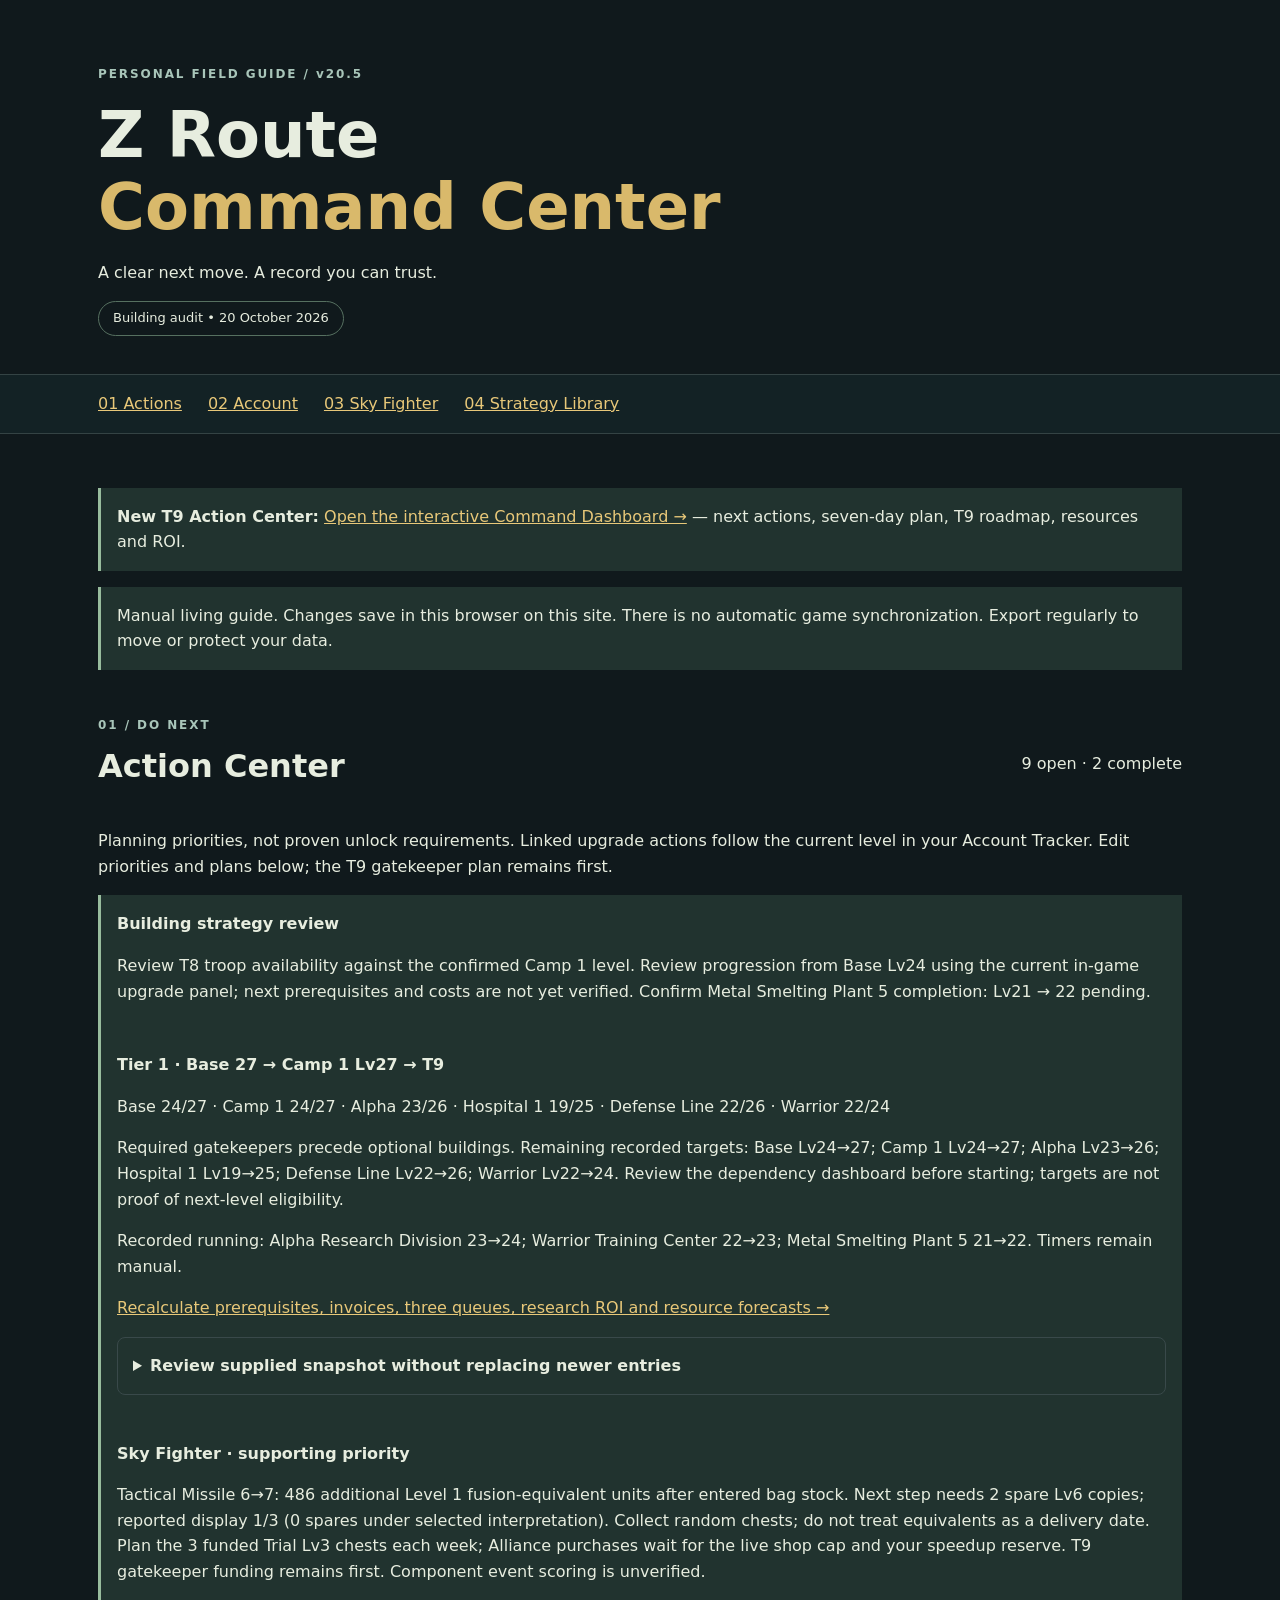
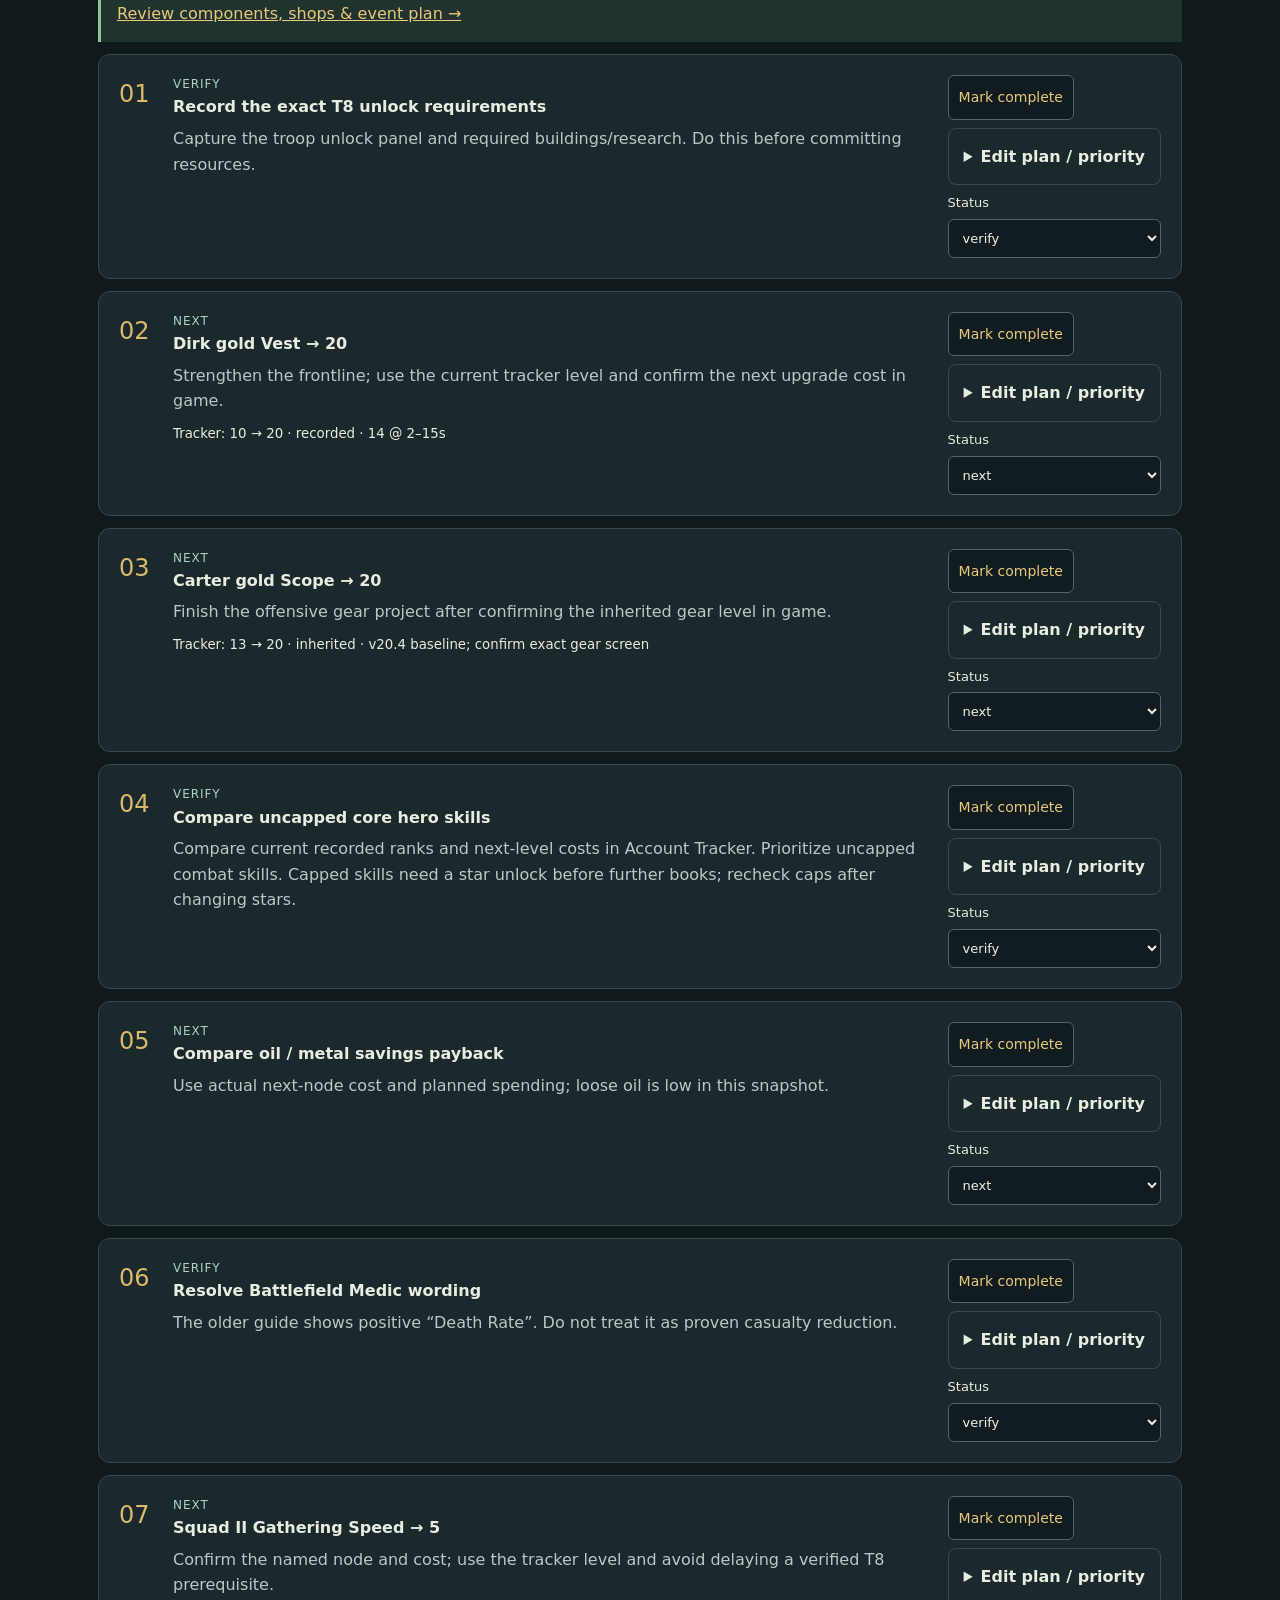
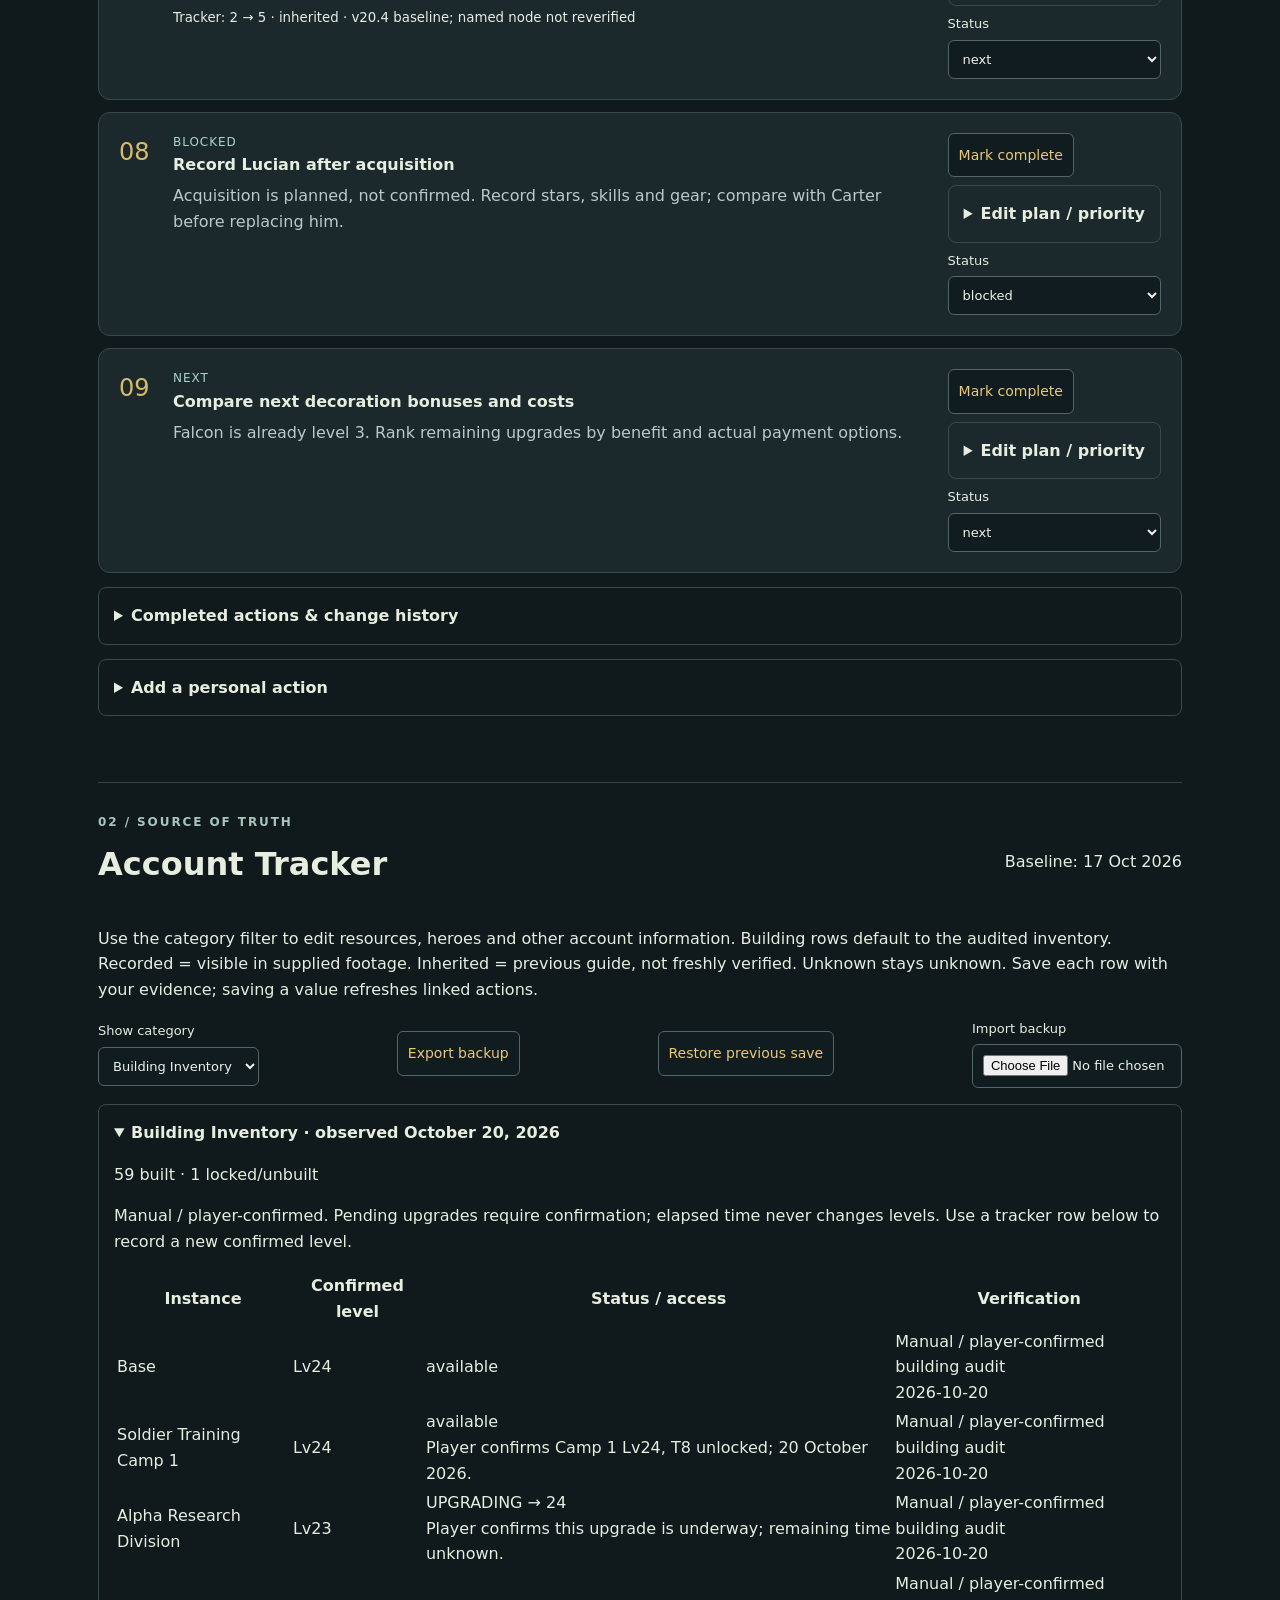
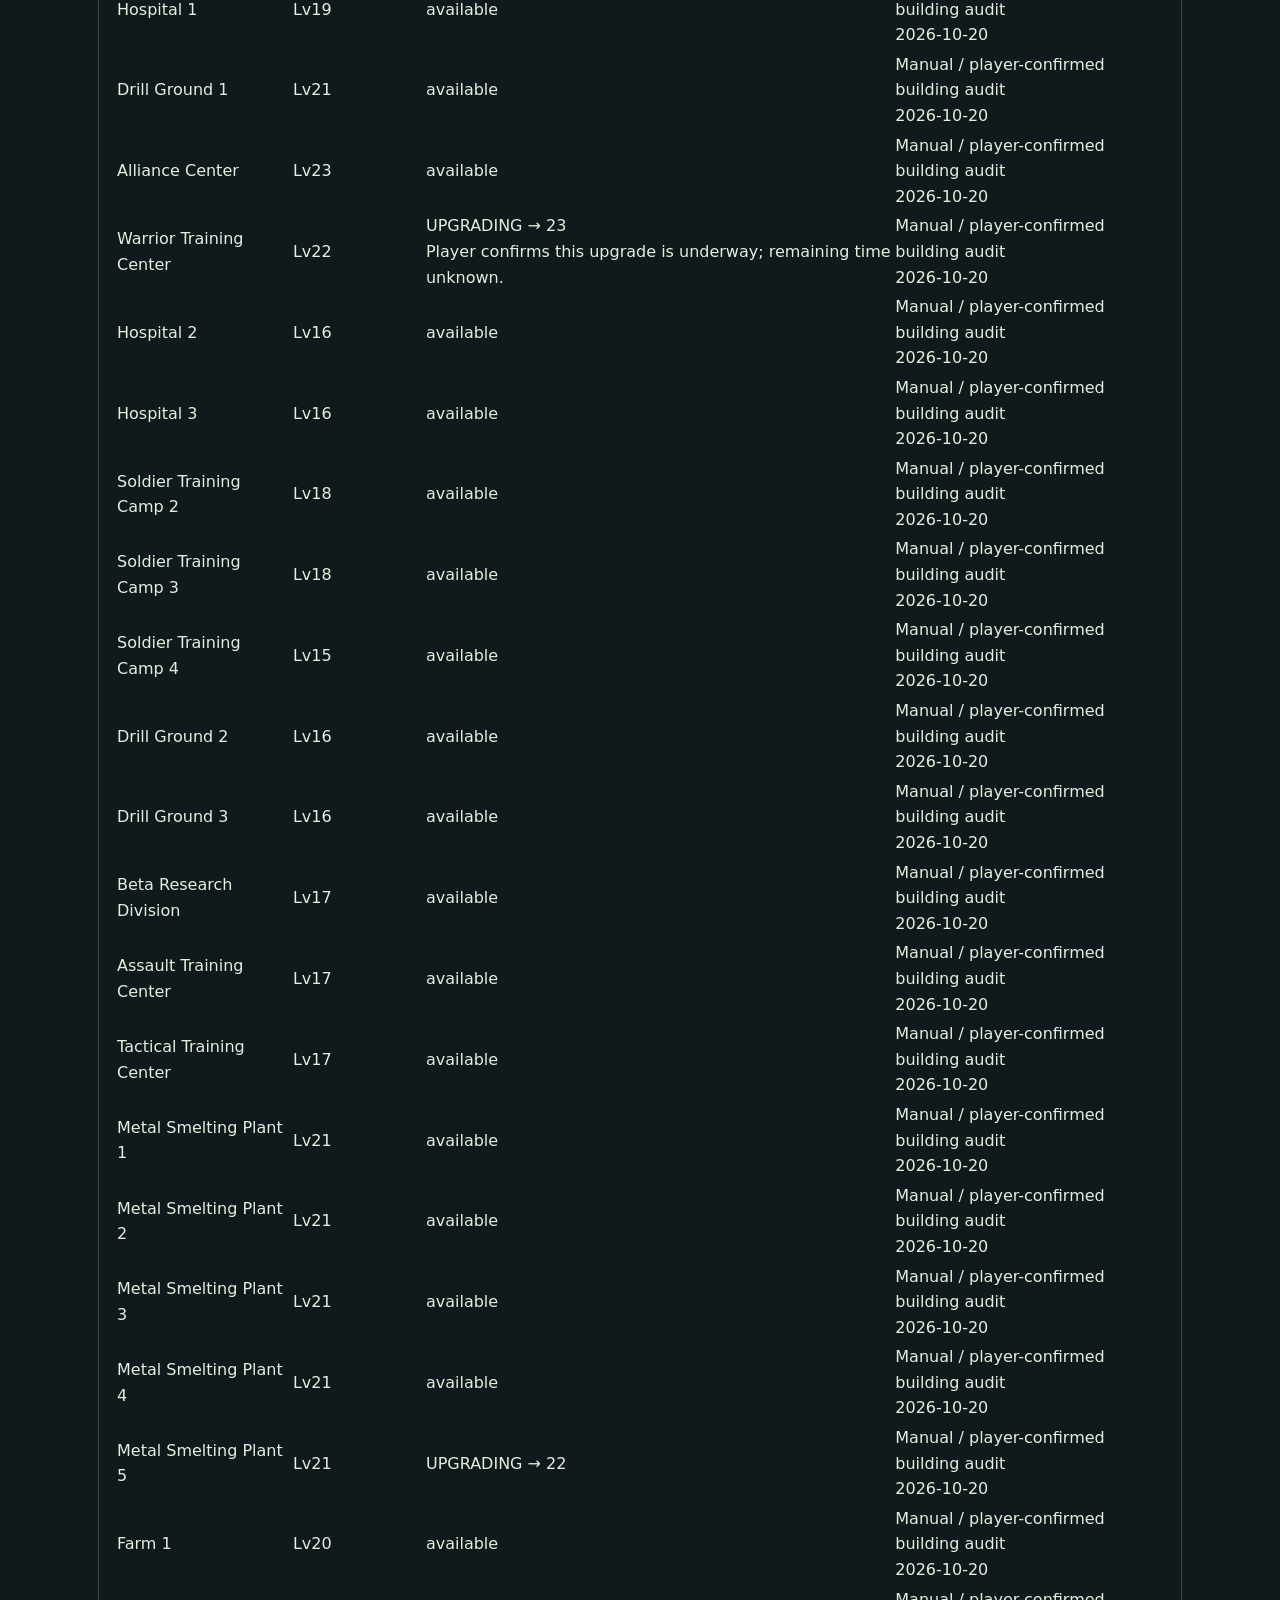
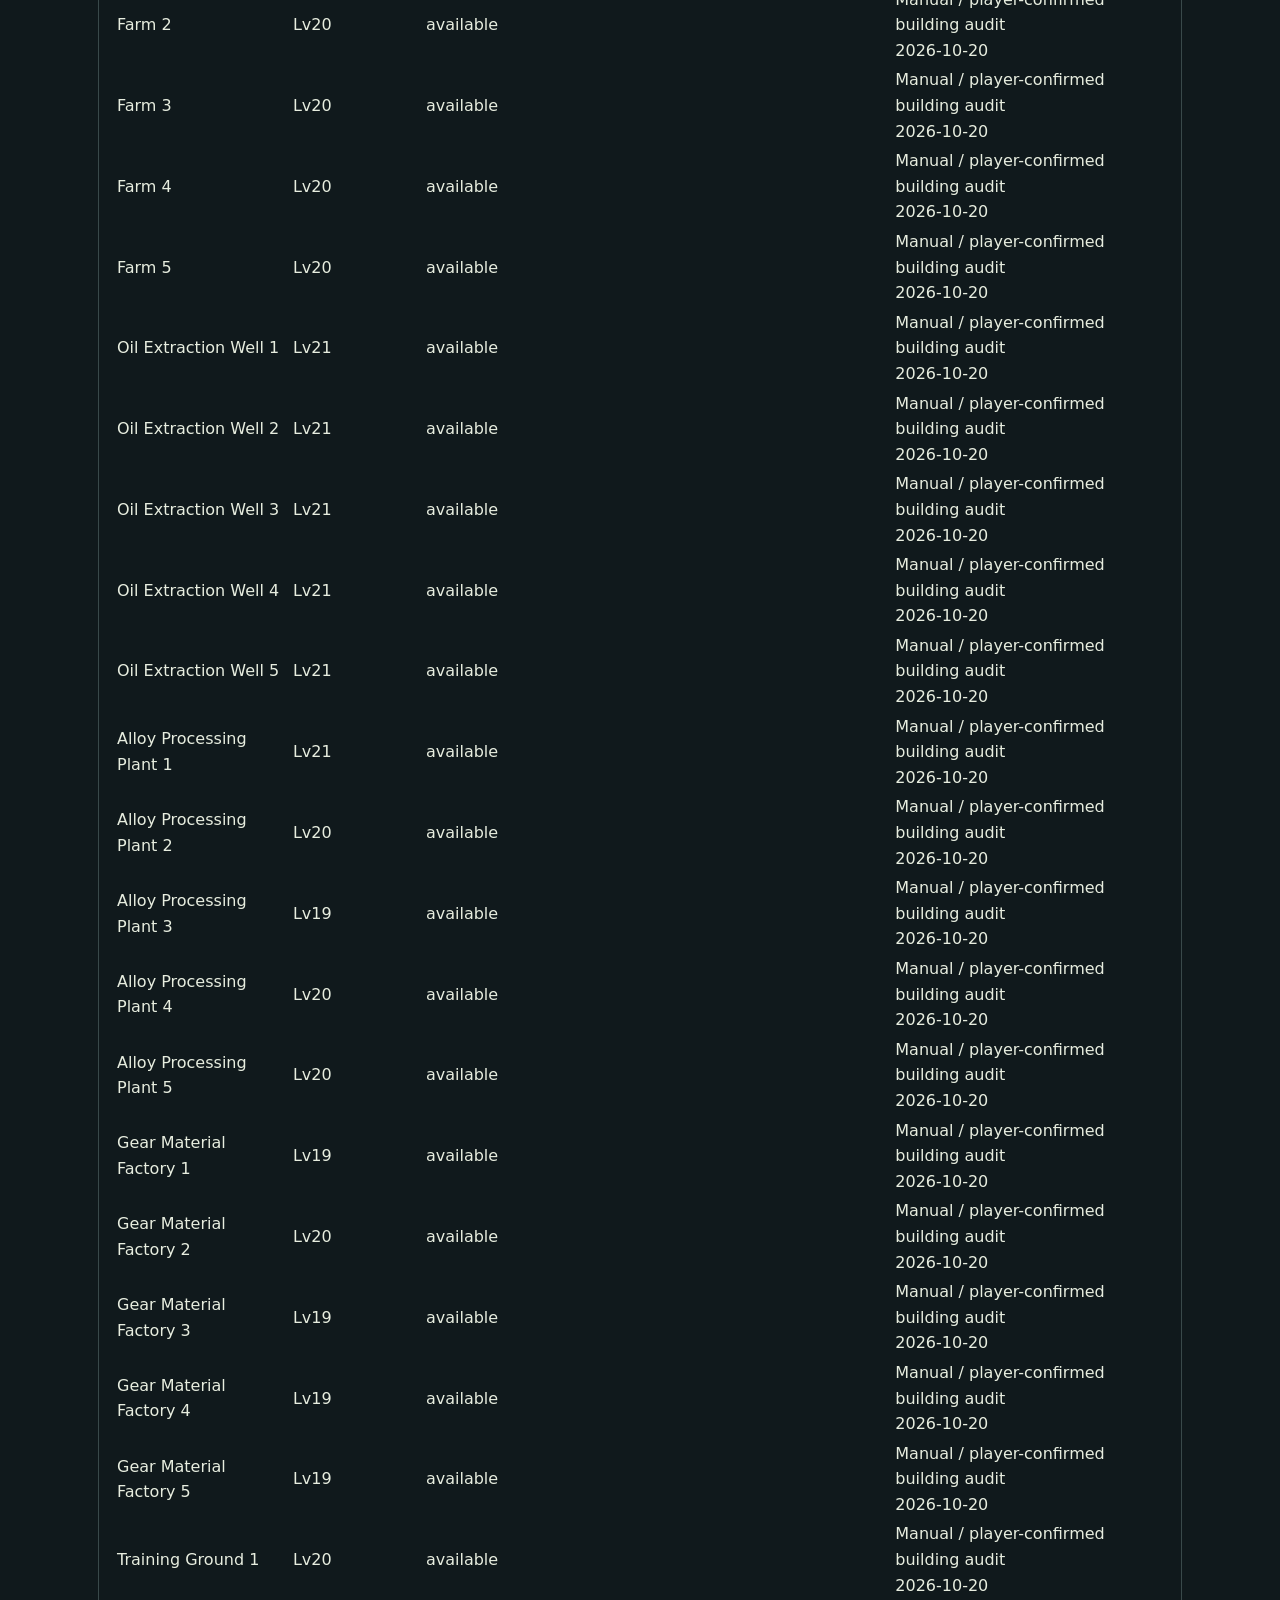
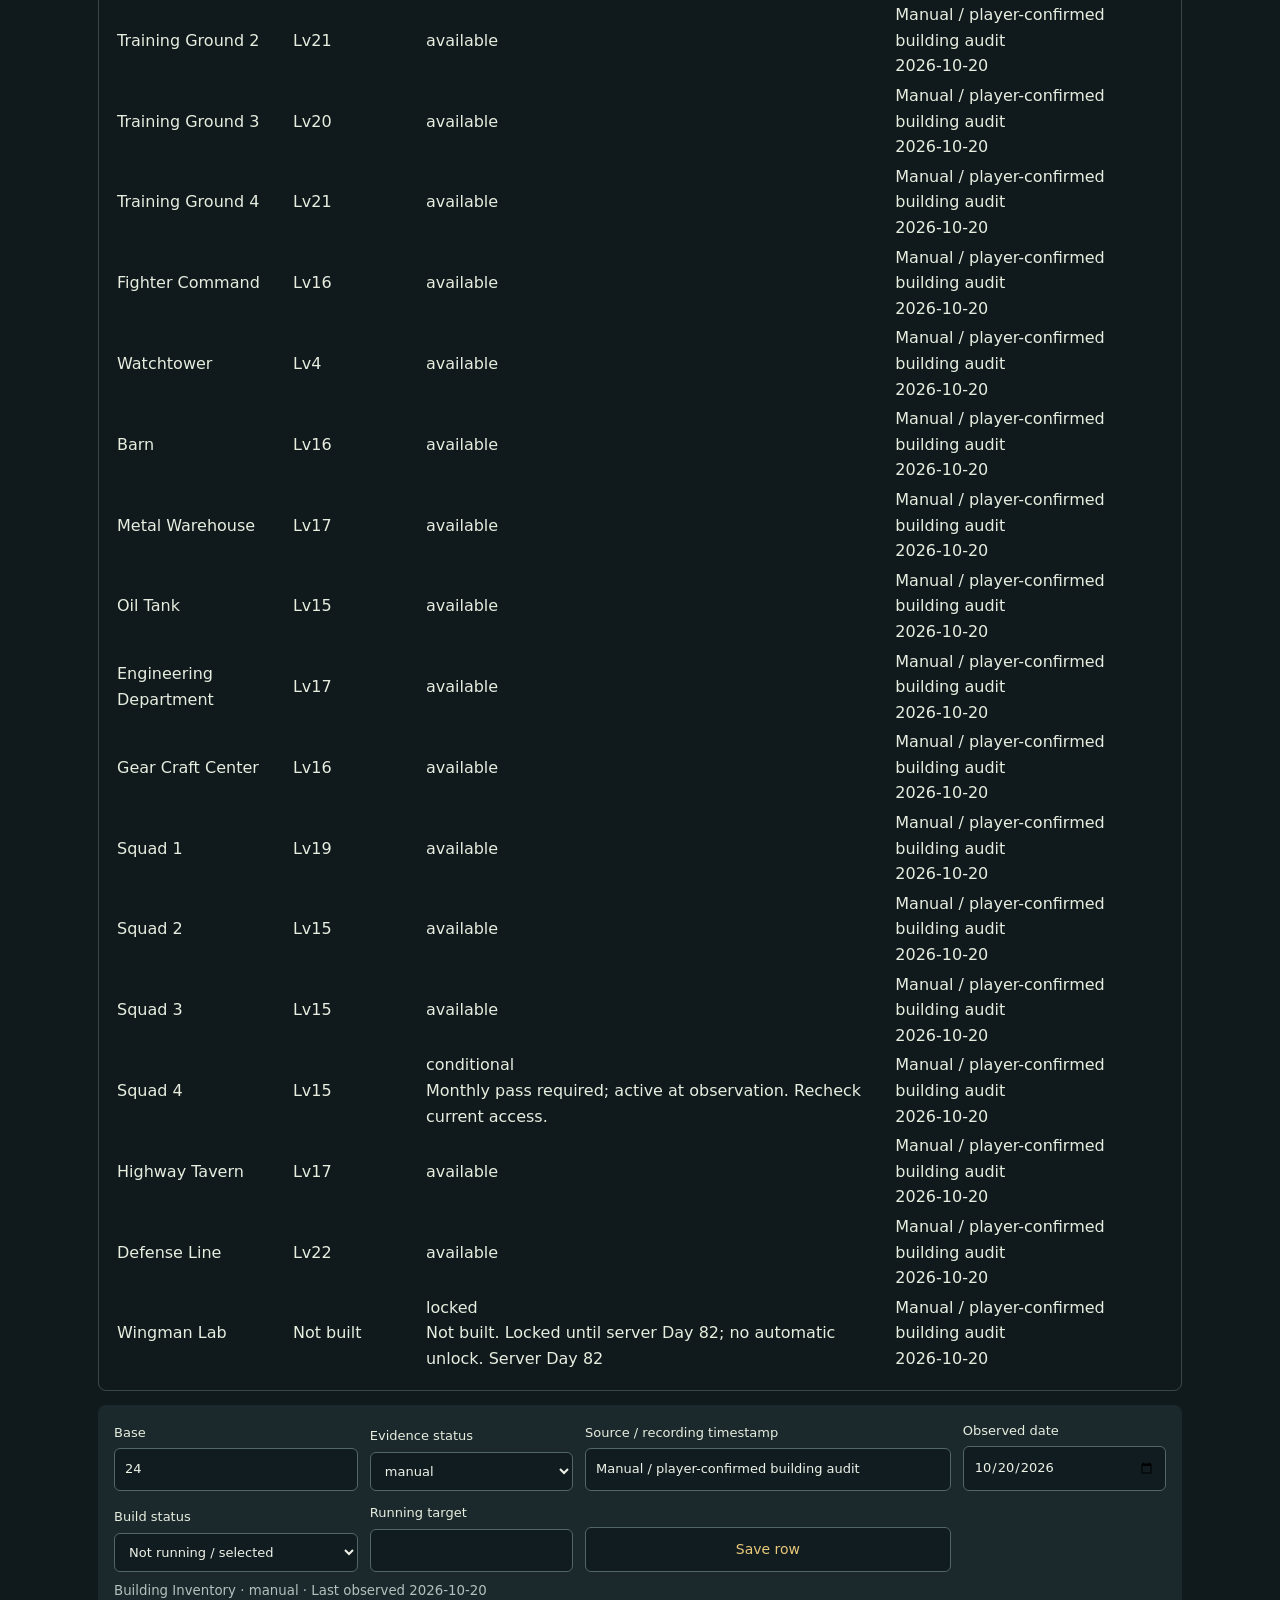
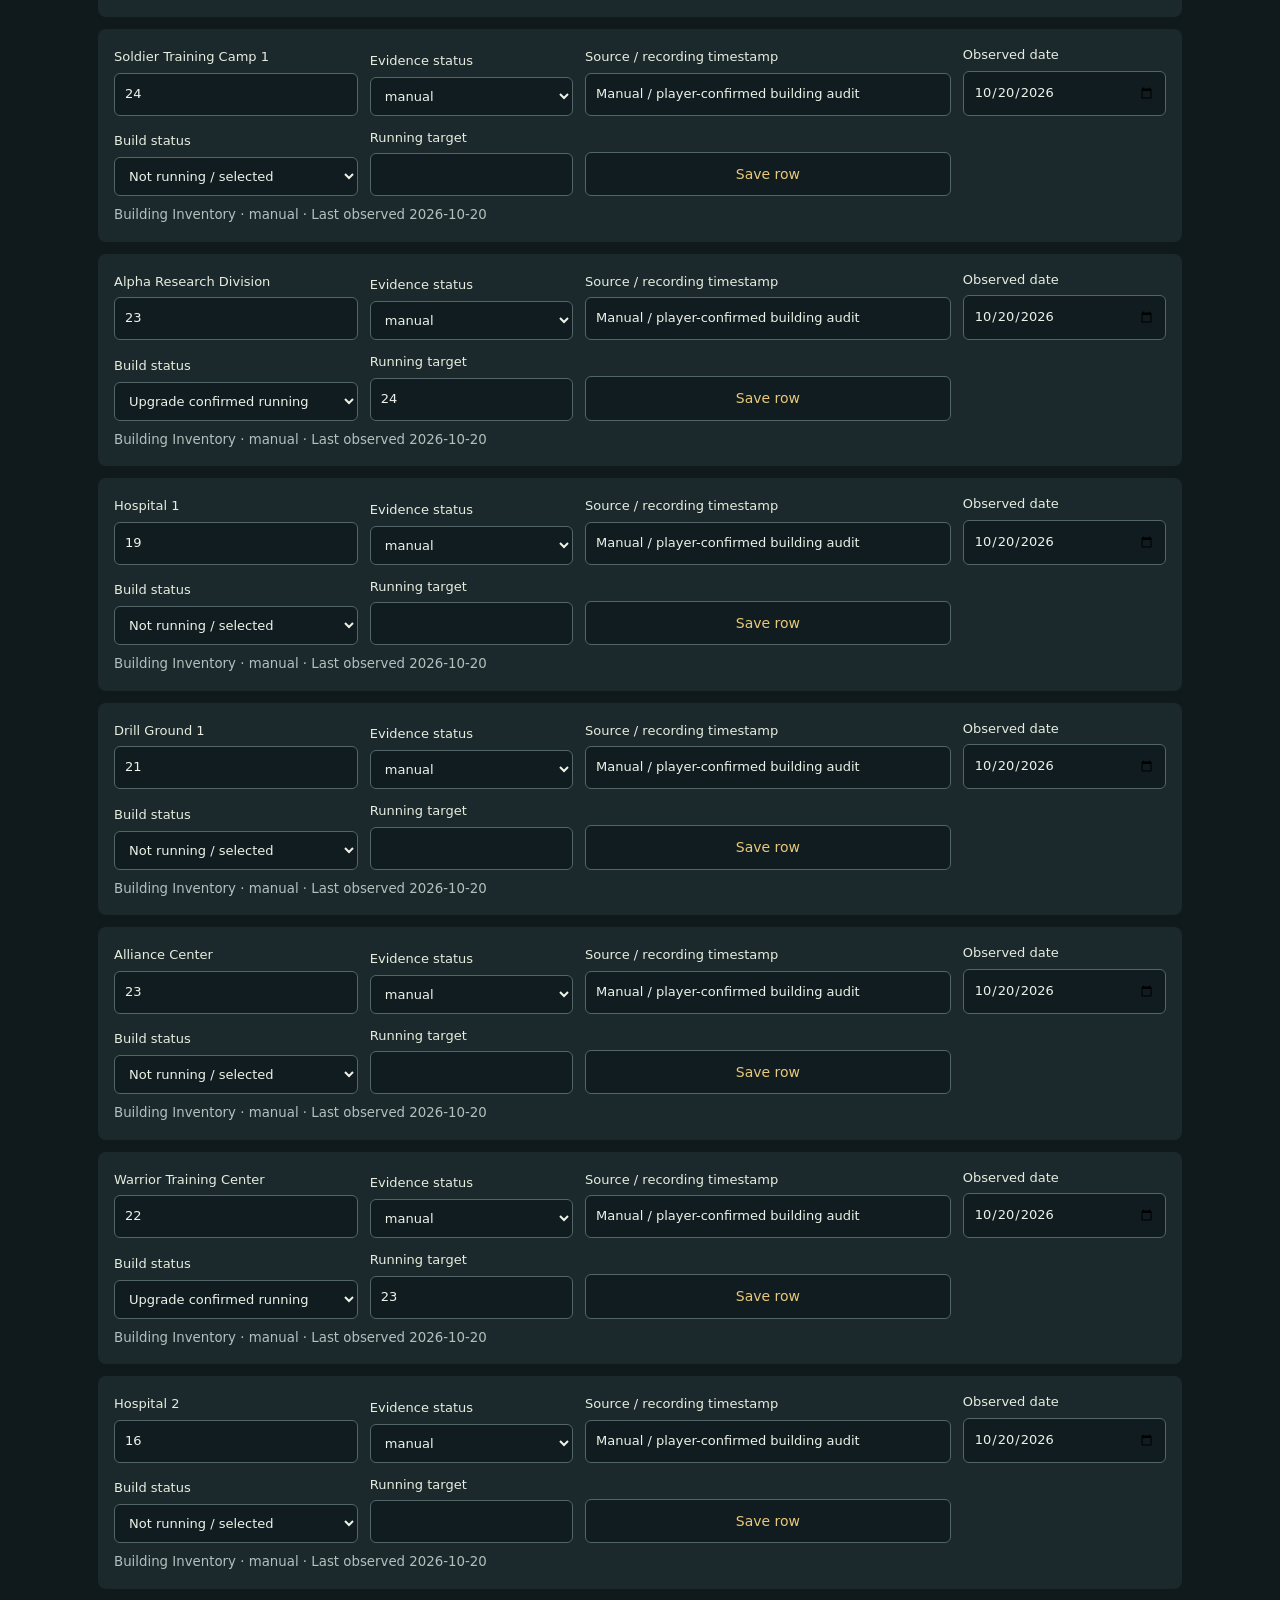
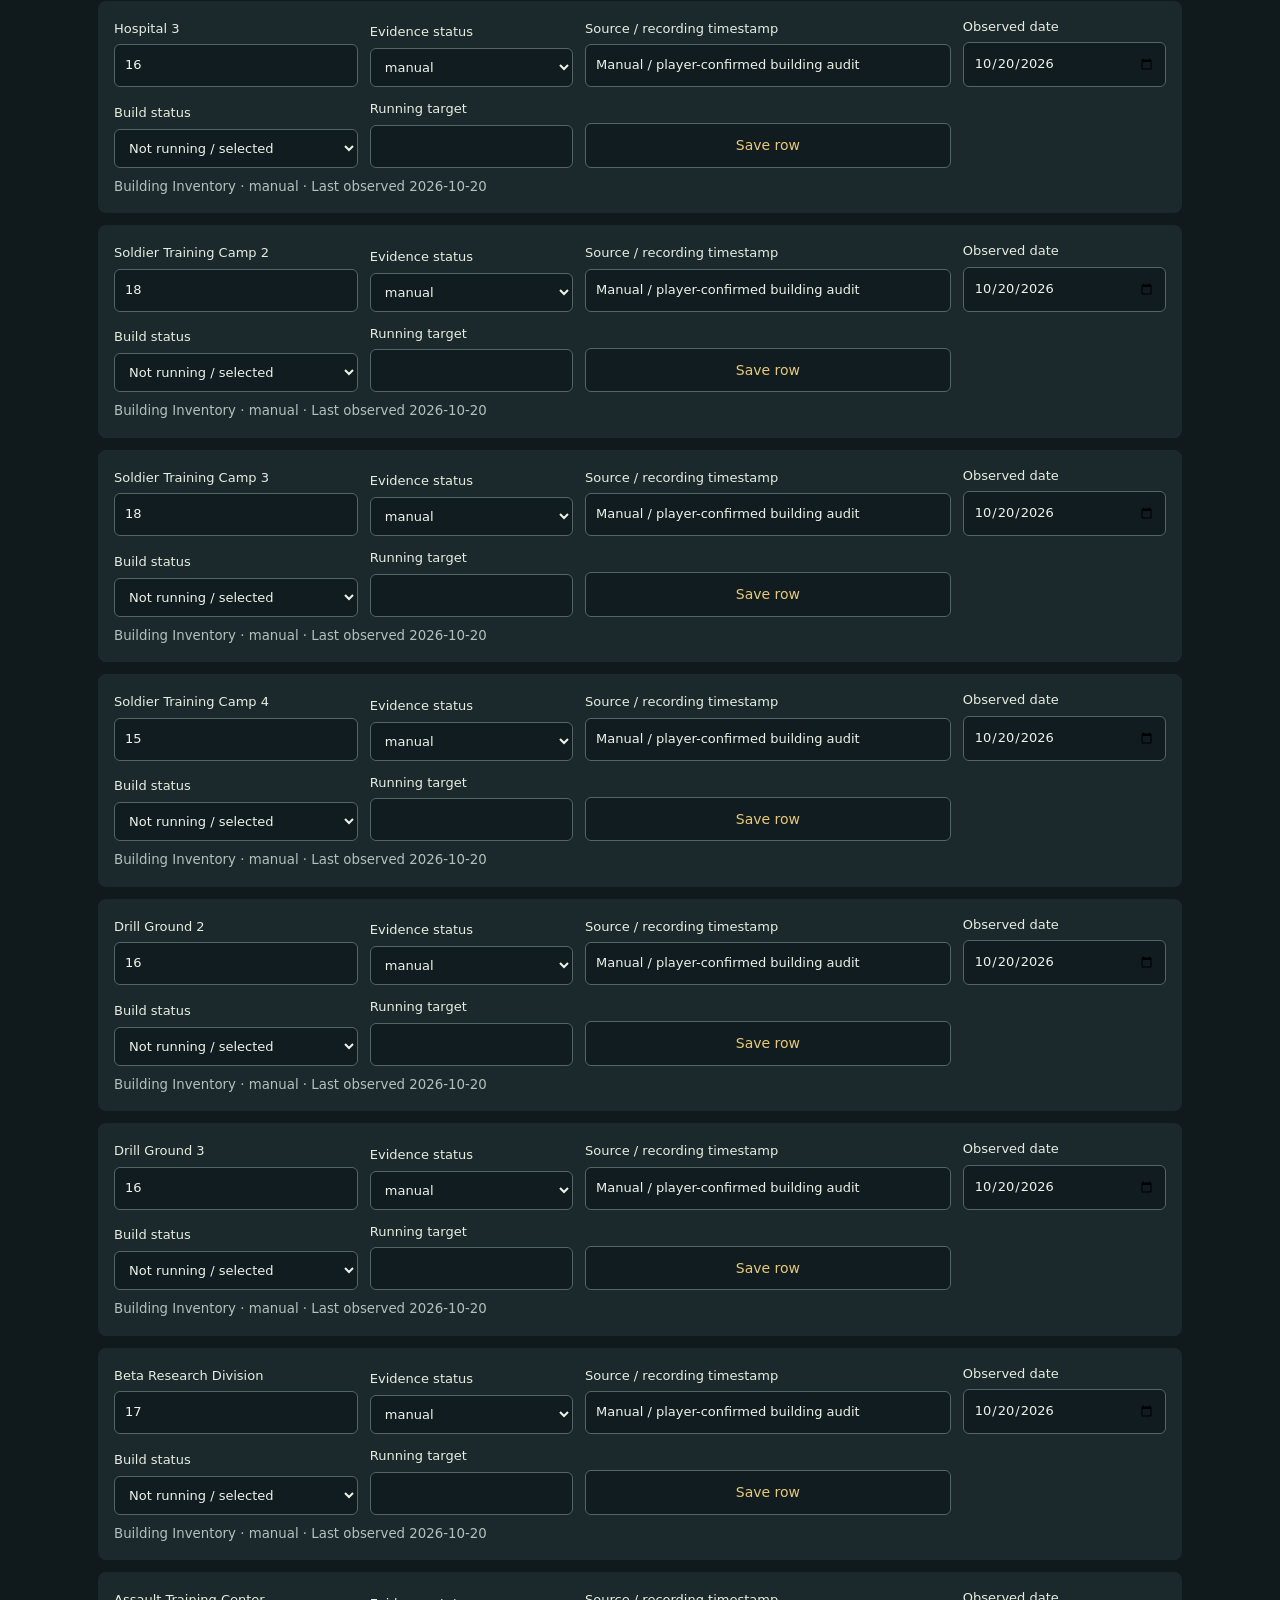
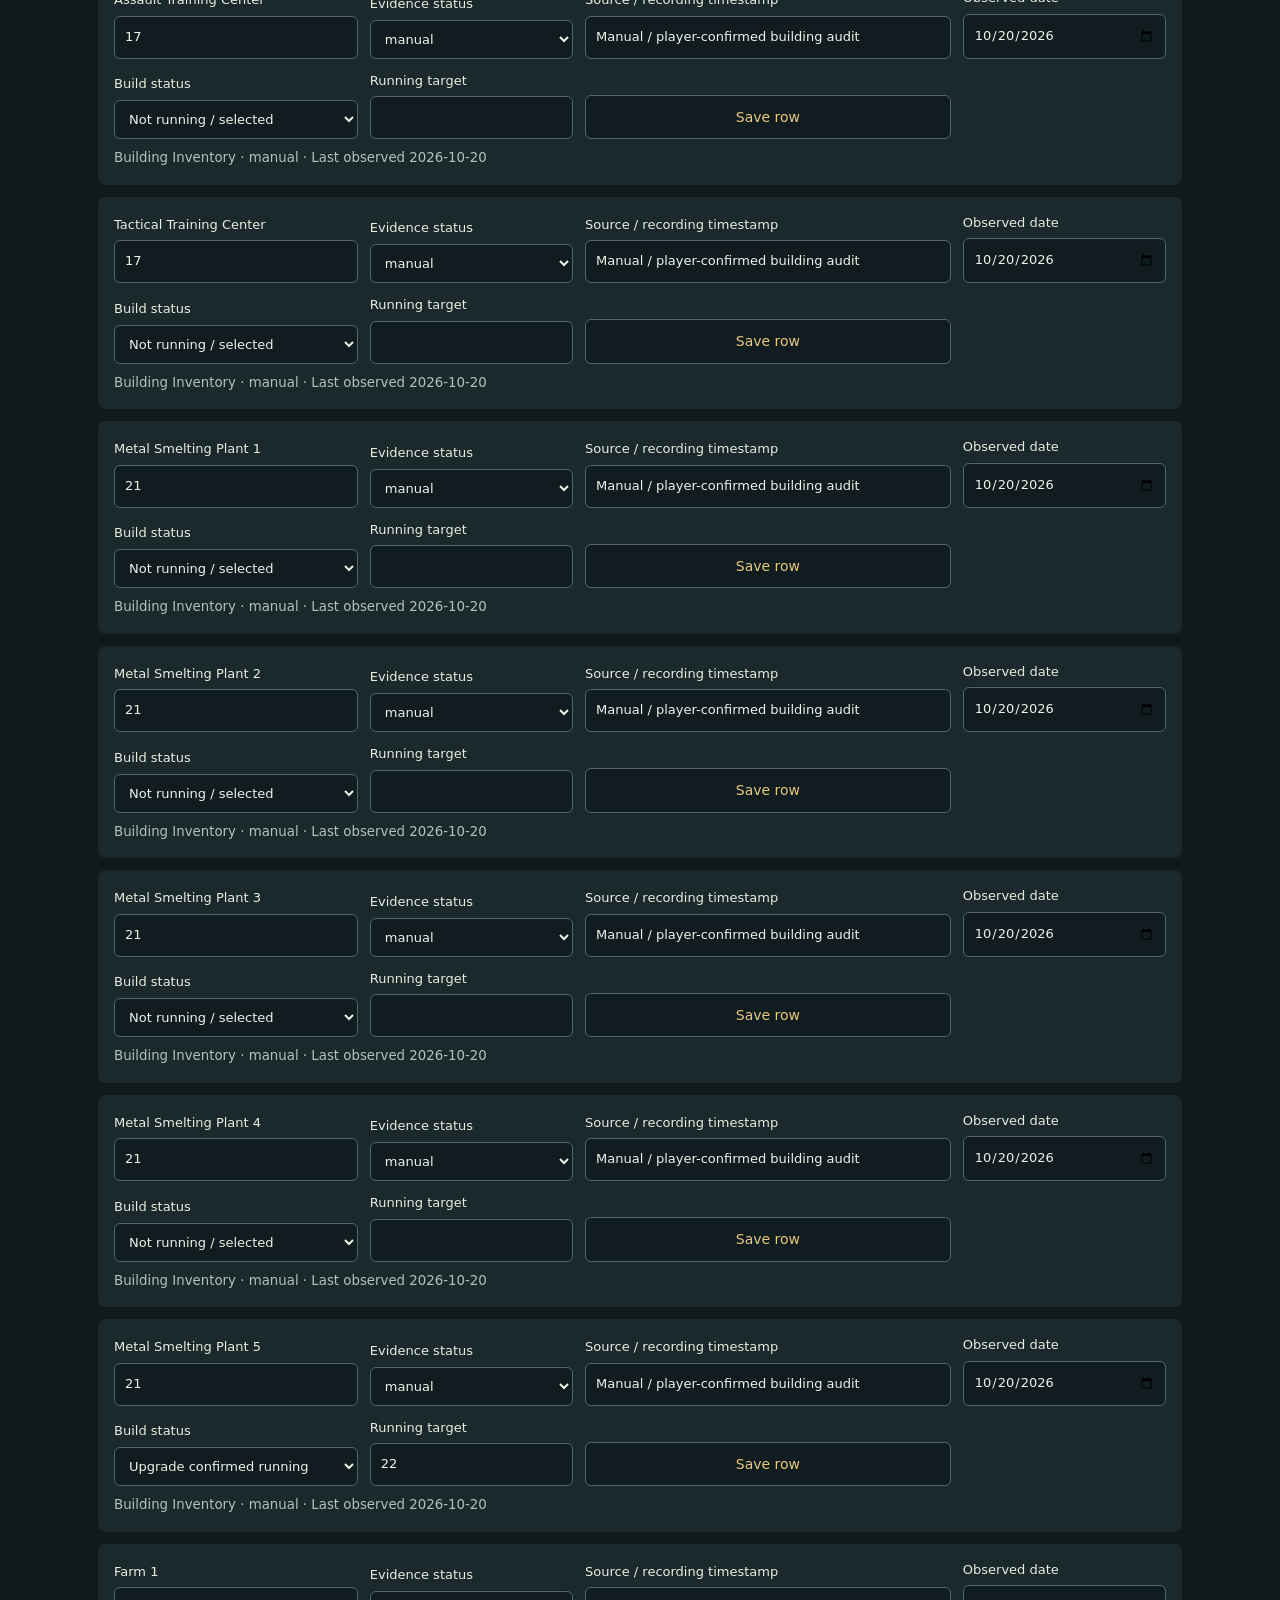
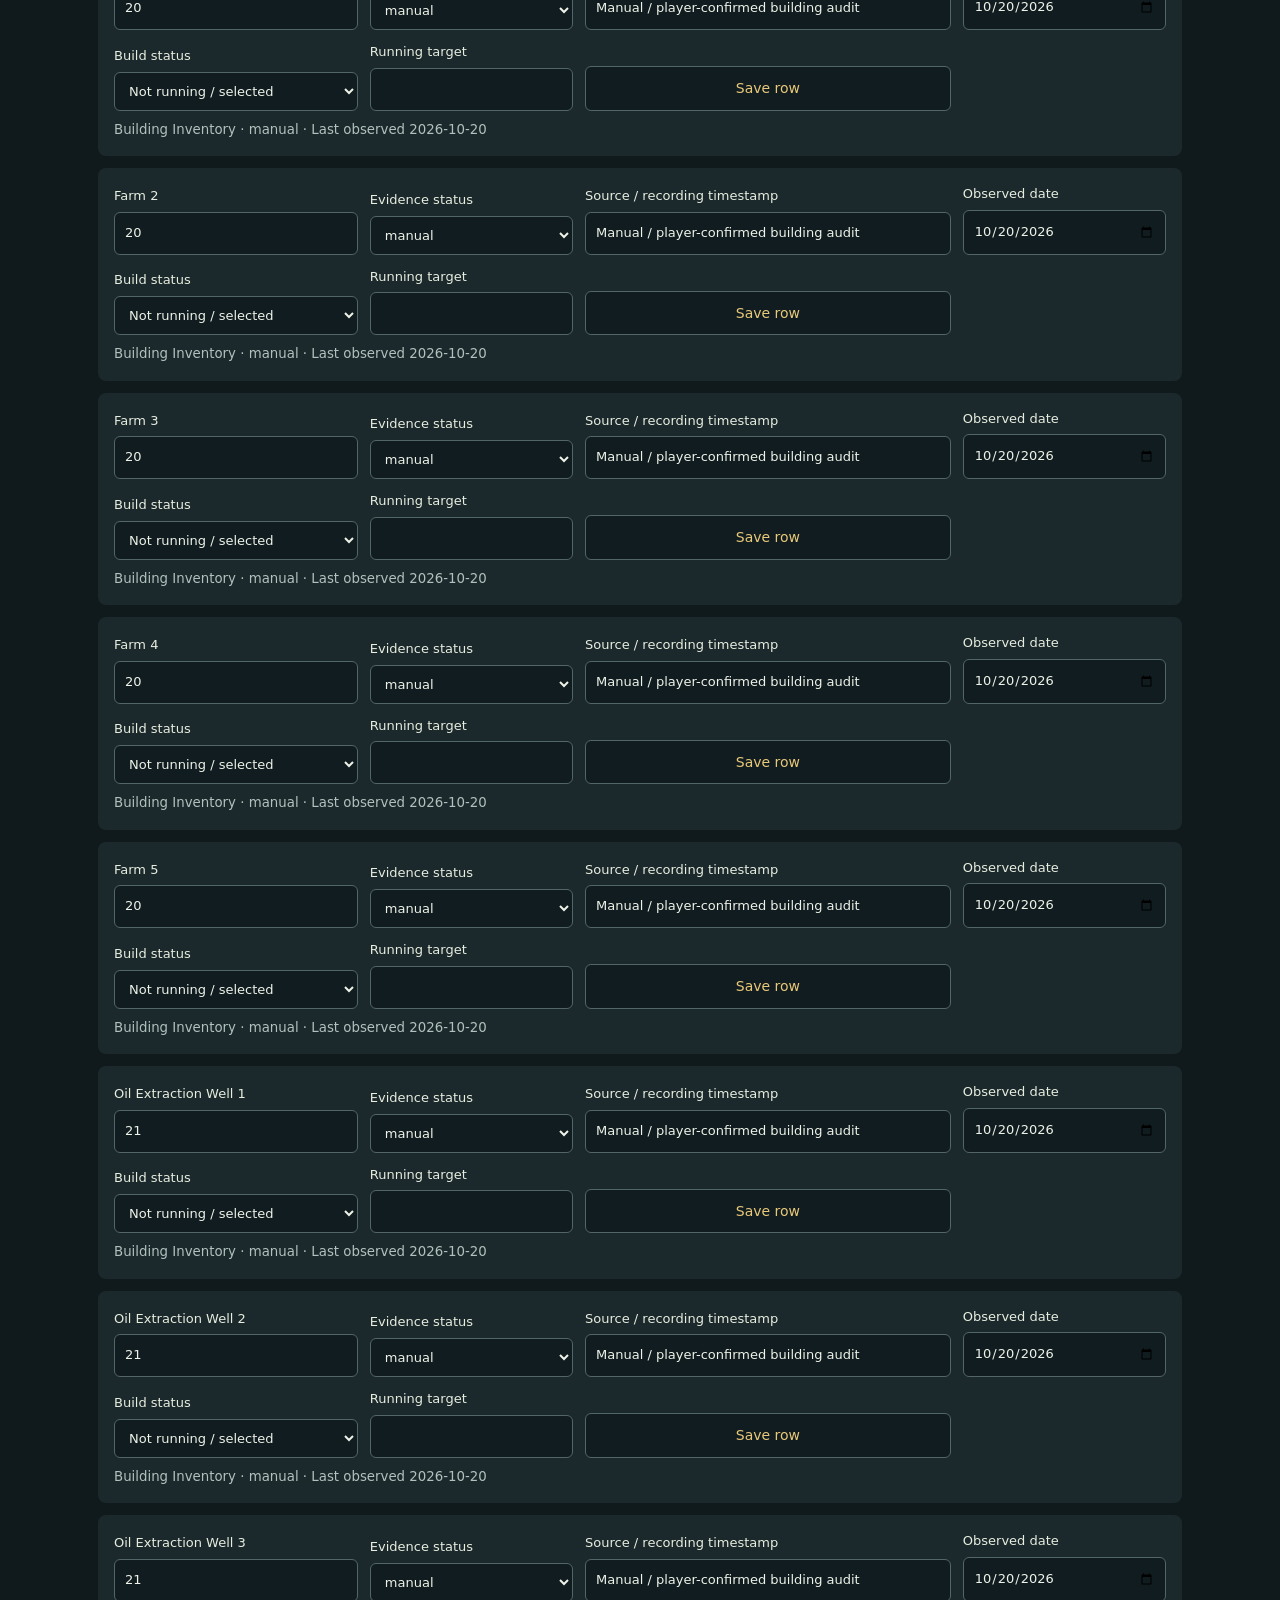
<file: legacy-guide.html>
<!doctype html><html lang="en"><head><meta charset="utf-8"><meta name="viewport" content="width=device-width, initial-scale=1"><title>Z Route • Living Guide v20.5</title><link rel="stylesheet" href="style.css?v=redesign6"><link rel="stylesheet" href="fighter.css?v=redesign6"><script defer src="account-model.js?v=v21m1"></script><script defer src="workspace.js?v=v21m1"></script><script defer src="fighter-data.js?v=redesign6"></script><script defer src="fighter-model.js?v=redesign6"></script><script defer src="seed.js?v=redesign6"></script><script defer src="buildings.js?v=redesign6"></script><script defer src="app.js?v=redesign6"></script><script defer src="fighter-ui.js?v=redesign6"></script></head><body><header><div class="eyebrow">PERSONAL FIELD GUIDE / v20.5</div><h1>Z Route <span>Command Center</span></h1><p>A clear next move. A record you can trust.</p><div class="badge">Building audit • 20 October 2026</div></header><nav><a href="#actions">01 Actions</a><a href="#tracker">02 Account</a><a href="#fighterDashboard">03 Sky Fighter</a><a href="#library">04 Strategy Library</a></nav><main><p class="notice"><strong>New T9 Action Center:</strong> <a href="command-dashboard.html">Open the interactive Command Dashboard →</a> — next actions, seven-day plan, T9 roadmap, resources and ROI.</p><p class="notice">Manual living guide. Changes save in this browser on this site. There is no automatic game synchronization. Export regularly to move or protect your data.</p><p id="storageMessage" role="status"></p><section id="actions"><div class="section-head"><div><div class="eyebrow">01 / DO NEXT</div><h2>Action Center</h2></div><span id="counts"></span></div><p>Planning priorities, not proven unlock requirements. Linked upgrade actions follow the current level in your Account Tracker. Edit priorities and plans below; the T9 gatekeeper plan remains first.</p><div id="buildingReviews" class="notice"></div><div id="gatekeeperActions" class="notice"></div><div data-fighter-action class="notice"></div><div id="actionList"></div><details><summary>Completed actions & change history</summary><div id="completed"></div><ol id="history"></ol></details><details><summary>Add a personal action</summary><form id="addTask"><label>Action <input name="title" required maxlength="160"></label><label>Why / next step <input name="why" required maxlength="800"></label><button>Add action</button></form></details></section><section id="tracker"><div class="section-head"><div><div class="eyebrow">02 / SOURCE OF TRUTH</div><h2>Account Tracker</h2></div><span id="lastSaved"></span></div><p>Use the category filter to edit resources, heroes and other account information. Building rows default to the audited inventory. Recorded = visible in supplied footage. Inherited = previous guide, not freshly verified. Unknown stays unknown. Save each row with your evidence; saving a value refreshes linked actions.</p><div class="toolbar"><label>Show category <select id="groupFilter"><option selected>Building Inventory</option><option value="">All categories</option></select></label><button id="export">Export backup</button><button id="undo">Restore previous save</button><label class="file">Import backup<input id="import" type="file" accept="application/json,.json"></label></div><p id="transferMessage" role="status"></p><div id="importPreview" hidden></div><details open><summary>Building Inventory · observed October 20, 2026</summary><p id="buildingCount"></p><p>Manual / player-confirmed. Pending upgrades require confirmation; elapsed time never changes levels. Use a tracker row below to record a new confirmed level.</p><div style="overflow-x:auto"><table><thead><tr><th>Instance</th><th>Confirmed level</th><th>Status / access</th><th>Verification</th></tr></thead><tbody id="buildingRows"></tbody></table></div></details><div id="fields"></div><details><summary>Add a tracker entry</summary><form id="addField"><label>Name<input name="label" required maxlength="160"></label><label>Category<input name="group" required maxlength="80"></label><label>Value<input name="value" required maxlength="500"></label><label>Evidence<input name="source" required maxlength="500"></label><button>Add entry</button></form></details></section><section id="fighterDashboard"></section><div id="workspaceTools"></div><section id="library"><div class="eyebrow">03 / READ WHEN NEEDED</div><h2>Strategy Library</h2><p>All 18 earlier sections are preserved below, with audit notes separating older claims from current evidence. Old checkboxes here are frozen.</p><p><a href="AUDIT.md">Evidence audit & limitations</a> · <a href="index_v20_4.html">Original v20.4</a> · <a href="index_v20_3.html">Original v20.3</a></p><details id="c1"><summary>Live Account Snapshot + Next 10</summary><p class="audit"><b>v20.5 audit:</b> Replace duplicated account values and Top 10 with the tracker and derived action queue above. Inherited values are labeled separately from footage.</p><div class="historical"><p><b>Historical v20.4 content — frozen reference. Current actions and account values above take precedence.</b></p><h2><span class="ico" style="--ic:#55A9E3">A</span><span>Live Account Snapshot + Next 10</span></h2><p class="subtitle">Personal account — October 17, 2026. This is the current authoritative action queue; older reference sections remain available below.</p>
<div class="fresh"><h3>Current strategy</h3><p><strong>Primary objective:</strong> move from Base 23 / T7 toward T8 efficiently, without sacrificing frontline strength or draining oil on low-return upgrades. <strong>Lucian:</strong> acquisition planned; do not assume he replaces Carter until tested.</p><p><span class="state">✓ Account-confirmed</span>   <span class="state wait">◇ Strategic target</span>   <span class="state check">? Verify in game</span></p></div>
<table class="v204-table"><tr><th>Area</th><th>Current baseline</th></tr><tr><td>Base / troops</td><td>Base 23 • T7, T8 target</td></tr><tr><td>Buildings</td><td>Soldier Camp 21 → 22 underway • Alpha 22 → 23 next • Alliance 22 • Warrior 22 • Hospital 16</td></tr><tr><td>Formation</td><td>Front: Arnold + Dirk • Rear: Nora + Carter + Monroe</td></tr><tr><td>Squad 1</td><td>7,915,488 displayed power in formation recording (not a fixed combat outcome)</td></tr><tr><td>Research</td><td>Economy 93% • Squad I 96% • Squad II 10% • Super Soldiers 7% (recording snapshots)</td></tr><tr><td>Scarcity</td><td>Oil comparatively low in inventory recording; unopened packs not counted</td></tr></table>
<h3>Top 10 — active action checklist</h3><p class="small-note">Check items as you complete them. Your checkmarks are saved in this browser. These are planning priorities, not proven game requirements.</p><ul class="tasklist"><li><label><input data-task="v204-1" type="checkbox"/><strong>Finish Soldier Training Camp 21 → 22</strong></label><span class="desc">Already in progress. Then inspect its T8 troop unlock panel; record exact Base, building, and research requirements before committing RSS.</span></li><li><label><input data-task="v204-2" type="checkbox"/><strong>Verify and map the T8 unlock path</strong></label><span class="desc">T7 currently. Do not assume a required camp or Base level until confirmed in-game. Prioritize mandatory prerequisites over optional buildings.</span></li><li><label><input data-task="v204-3" type="checkbox"/><strong>Alpha Research Division 22 → 23</strong></label><span class="desc">Your next stated building target. Confirm whether this is a Base 24 gate or primarily research capacity.</span></li><li><label><input data-task="v204-4" type="checkbox"/><strong>Finish Dirk’s gold Vest 10 → 20</strong></label><span class="desc">Last screenshot: Vest 10, Helmet 20. Confirm current Vest level before spending.</span></li><li><label><input data-task="v204-5" type="checkbox"/><strong>Carter’s gold Scope 13 → 20</strong></label><span class="desc">Rifle 20 is complete. Seven Scope levels remain as of your latest update.</span></li><li><label><input data-task="v204-6" type="checkbox"/><strong>Target oil and metal cost reductions with positive payback</strong></label><span class="desc">Compare the exact next-node costs and projected savings across your planned buildings and research. Oil was the lowest loose-resource balance in the recent recording.</span></li><li><label><input data-task="v204-7" type="checkbox"/><strong>Advance Battlefield Medic</strong></label><span class="desc">Check actual reduction in deaths and prerequisites; coordinate with Hospital 16 capacity and healing supplies.</span></li><li><label><input data-task="v204-8" type="checkbox"/><strong>Squad II Gathering Speed 2/5 → 5/5</strong></label><span class="desc">Three remaining levels. Use a spare research slot if it does not delay a critical T8 prerequisite.</span></li><li><label><input data-task="v204-9" type="checkbox"/><strong>Develop Lucian after acquisition</strong></label><span class="desc">Acquire Lucian, record star level/skills/gear, test versus Carter before replacing a proven Squad 1 hero. Reserve premium offensive gear materials until evaluated.</span></li><li><label><input data-task="v204-10" type="checkbox"/><strong>Continue Soldier / Super Soldiers and Warrior Hero research</strong></label><span class="desc">Focus on combat-value nodes with clear benefits; Squad I is approximately 96% complete and Super Soldiers approximately 7% per recording.</span></li></ul><h3>Completed milestones — removed from active queue</h3><p>✓ Nora gold Rifle 20 + Scope 20. ✓ Carter gold Rifle 20. ✓ Arnold gold Helmet 20 + Vest 20. ✓ Monroe gold Rifle 30 + Scope 20. ✓ Dirk gold Helmet 20. ✓ Wasteland Falcon decoration level 3. ✓ Vince acquired. ✓ Primary five-hero formation confirmed.</p><p class="small-note">Outstanding verification: Dirk's current Vest level; exact T8 prerequisites; Lucian acquisition details; whether new hero/skill screens change spending priorities.</p></div></details><details id="c2"><summary>Skill Investment — Current Decision Rules</summary><p class="audit"><b>v20.5 audit:</b> 20 @ 0–20s confirms Arnold Shotgun 16/20, Field Support 18/20, Shield 20/20 capped; Monroe auto attack 13/20, Reinforcement 20/20 capped, Scout 11/20. Dirk skills 10/10 capped; Carter shown skills capped. Nora Crossbow 19/30 in 15 @ 38s. Untranscribed ranks remain unknown.</p><div class="historical"><p><b>Historical v20.4 content — frozen reference. Current actions and account values above take precedence.</b></p><h2><span class="ico" style="--ic:#E5B64C">S</span><span>Skill Investment — Current Decision Rules</span></h2><p class="subtitle">Prioritize verified high-impact skills; no fabricated skill-book budgets.</p><div class="fresh"><h3>Recommended order of evaluation</h3><p><strong>1. Arnold protection:</strong> check Field Support and Tactical Shield levels and their actual next-rank benefits. <strong>2. Monroe damage:</strong> compare Strong Reinforcement with auto-attack rank benefits. <strong>3. Nora:</strong> prioritize combat-relevant skills, not conditional gathering-only effects for PvP. <strong>4. Dirk and Carter:</strong> avoid spending on skills capped by current star levels. <strong>5. Lucian:</strong> defer significant books until acquisition and skill unlocks are known.</p></div><p><span class="state check">? Verify</span> Exact current ranks of all four skills on each hero. Previous skill queue values may be stale. If a skill says max level reached, do not keep it on the spending list.</p></div></details><details id="c3"><summary>Front Line - Battle Evidence</summary><p class="audit"><b>v20.5 audit:</b> 17 contains multiple reports and different opponents. Preserve historical damage totals as examples only; five matching types show +20% HP/ATK/DEF in report 17 @ 18s.</p><div class="historical"><p><b>Historical v20.4 content — frozen reference. Current actions and account values above take precedence.</b></p><h2><span class="ico" style="--ic:#E6655D">B</span><span>Front Line - Battle Evidence</span></h2><p class="legacy"><strong>Reference / historical planning:</strong> This section is retained from v20.3 for context. Any old levels, Top 10 ranks, shard routes, dates or costs are superseded by the v20.4 Account Snapshot and Resource Routing above. Verify mechanics and costs in game before spending.</p><p class="subtitle">Actual battle performance beats displayed hero power or rarity.</p><div class="cards"><div class="card" style="--accent:#E6655D"><h3>Monroe</h3><p>1.5M dealt / 87.5K taken. Second carry; now leading damage with the heaviest offensive UR gear.</p></div><div class="card" style="--accent:#E6655D"><h3>Nora</h3><p>1.2M dealt / 56.1K taken. Proven carry; exceptional output relative to lower gear investment.</p></div><div class="card" style="--accent:#E6655D"><h3>Arnold</h3><p>560K dealt / 432K taken. Locked defensive core; strong damage while protecting the squad.</p></div><div class="card" style="--accent:#E6655D"><h3>Carter</h3><p>425K dealt / 176K taken. Useful support + credible back-row output. Keep him; 4 star remains worthwhile.</p></div><div class="card" style="--accent:#E6655D"><h3>Dirk</h3><p>301K dealt / 507K taken. Most damage absorbed. Judge him as tank/team-defense, not DPS.</p></div></div><div class="callout"><strong>Confirmed lineup mechanic:</strong> 5 heroes of the same type = +20% HP, ATK and DEF in battle. A non-Warrior replacement must beat the outgoing hero AND compensate for losing the full five-type bonus.</div><div class="cards"><div class="card" style="--accent:#E6655D"><h3>Arnold - LOCKED</h3><p>Primary tank + team mitigation + meaningful damage.</p></div><div class="card" style="--accent:#E6655D"><h3>Nora - LOCKED</h3><p>Carry. Keep SSR shards flowing to 5 star.</p></div><div class="card" style="--accent:#E6655D"><h3>Monroe - LOCKED</h3><p>Second carry. First UR 4-star target.</p></div><div class="card" style="--accent:#E6655D"><h3>Carter - KEEP</h3><p>Support/amplifier with enough personal output to justify his slot.</p></div><div class="card" style="--accent:#E6655D"><h3>Dirk - KEEP / FUTURE TEST SLOT</h3><p>Most replaceable eventually, but latest report proves his tank role is real.</p></div></div></div></details><details id="c4"><summary>Hero Release Watch - Season 1</summary><p class="audit"><b>v20.5 audit:</b> Vince is acquired (14 @ 29s). Lucian acquisition and Monument mappings are not confirmed by these recordings; retain release dates as historical planning.</p><div class="historical"><p><b>Historical v20.4 content — frozen reference. Current actions and account values above take precedence.</b></p><h2><span class="ico" style="--ic:#9368C9">H</span><span>Hero Release Watch - Season 1</span></h2><p class="legacy"><strong>Reference / historical planning:</strong> This section is retained from v20.3 for context. Any old levels, Top 10 ranks, shard routes, dates or costs are superseded by the v20.4 Account Snapshot and Resource Routing above. Verify mechanics and costs in game before spending.</p><p class="subtitle">Confirmed information separated from event labels not yet mapped to hero names.</p><div class="cards"><div class="card" style="--accent:#9368C9"><h3>Vince / Iron General</h3><p>UR / Assault / frontline tank. Heavy Machine Gun max 412.55% ATK Physical DMG, CD 1.45s. Glaring Taunt: taunts 4 front-row enemies and reduces ATK by 16.8% for 8s. Mountain Ranger: incoming damage -30.3%. Doomsday Judgment: +20% ATK/DEF/HP and +10% skill cooldown speed.</p></div><div class="card" style="--accent:#9368C9"><h3>Verdict</h3><p>Strong hero, poor current fit. PASS on universal UR shards because Assault breaks the 5-Warrior bonus.</p></div></div><h3 class="bar">Release watch</h3><div class="cards"><div class="card" style="--accent:#9368C9"><h3>Oct 18 / Day 57 - Lightning Vanguard</h3><p>Hero mapping not confirmed. Do not infer class/type from the Monument name.</p></div><div class="card" style="--accent:#9368C9"><h3>Oct 25 / Day 64 - Glory Warrior</h3><p>Hero mapping not confirmed. Earlier assumption that the name means Warrior is withdrawn.</p></div><div class="card" style="--accent:#9368C9"><h3>Nov 1 / Day 71 - Wild Phantom</h3><p>Hero mapping not confirmed.</p></div><div class="card" style="--accent:#9368C9"><h3>Nov 12 / Day 82 - Upgrade Fighter</h3><p>Fighter-system milestone; preserve relevant premium Fighter resources.</p></div><div class="card" style="--accent:#9368C9"><h3>Nov 15 / Day 85 - Angel of Conviction</h3><p>Hero mapping not confirmed.</p></div><div class="card" style="--accent:#9368C9"><h3>Nov 29 / Day 99 - Nicole / Explosive Sweetheart</h3><p>Nicole is a known UR Assault backline DPS candidate; wait for in-game mapping confirmation.</p></div></div><div class="callout"><strong>Decision rule:</strong> Warrior candidate = compare directly with the current hero. Non-Warrior candidate = must be substantially better because replacing one Warrior sacrifices the confirmed +20% HP/ATK/DEF five-type bonus.</div></div></details><details id="c5"><summary>Resource Routing — Base 23 / T8 / Lucian</summary><p class="audit"><b>v20.5 audit:</b> Gear and resource state now lives in the tracker. Loose balances in 19 exclude packs. Dirk Vest 10 is visible in 14/15. Carter Scope 13 is inherited pending exact gear verification.</p><div class="historical"><p><b>Historical v20.4 content — frozen reference. Current actions and account values above take precedence.</b></p><h2><span class="ico" style="--ic:#58B879">R</span><span>Resource Routing — Base 23 / T8 / Lucian</span></h2><p class="subtitle">Protect scarce resources for unlocks and meaningful combat improvements.</p><ol class="priority"><li><div><strong>Construction RSS → mandatory T8 path</strong><p>Soldier Camp current upgrade, Alpha Research 23, and any verified Base 24 or T8 prerequisites. Confirm exact costs in-game.</p></div></li><li><div><strong>Research RSS → high-payback oil/metal savings and Battlefield Medic</strong><p>Use expected remaining upgrades to judge payback; don't max cost reductions solely for completion percentage.</p></div></li><li><div><strong>Gear upgrade materials → Dirk Vest and Carter Scope</strong><p>Finish existing gold equipment before new defensive crafting for Monroe. Nora 20/20 and Carter Rifle 20 are completed.</p></div></li><li><div><strong>New gold crafting / universal shards → preserve flexibility for Lucian</strong><p>Acquire and evaluate Lucian first. Don't automatically transfer gear or prioritize star ranks without actual skill and shard costs.</p></div></li><li><div><strong>Healing / training speedups → T8 transition and PvP readiness</strong><p>Hospital level 16 and Battlefield Medic are related but separate investments. Save flexible resource packs until a specific upgrade is ready.</p></div></li></ol><h3>Current gear map</h3><table class="v204-table"><tr><th>Hero</th><th>Gold pieces</th><th>Next</th></tr><tr><td>Arnold</td><td>Helmet 20 • Vest 20</td><td>Maintain frontline</td></tr><tr><td>Dirk</td><td>Helmet 20 • Vest 10 last confirmed</td><td>Vest → 20</td></tr><tr><td>Monroe</td><td>Rifle 30 • Scope 20</td><td>Maintain offense</td></tr><tr><td>Nora</td><td>Rifle 20 • Scope 20</td><td>Complete; defer further promotion decision</td></tr><tr><td>Carter</td><td>Rifle 20 • Scope 13</td><td>Scope → 20</td></tr></table></div></details><details id="c6"><summary>Master Priority Menu - Combat + Research</summary><p class="audit"><b>v20.5 audit:</b> Historical priority menu has obsolete completed gear and skill targets. Use Action Center; this entire menu is retained for context only.</p><div class="historical"><p><b>Historical v20.4 content — frozen reference. Current actions and account values above take precedence.</b></p><h2><span class="ico" style="--ic:#E68448">G</span><span>Master Priority Menu - Combat + Research</span></h2><p class="legacy"><strong>Reference / historical planning:</strong> This section is retained from v20.3 for context. Any old levels, Top 10 ranks, shard routes, dates or costs are superseded by the v20.4 Account Snapshot and Resource Routing above. Verify mechanics and costs in game before spending.</p><p class="subtitle">The full strategy menu, preserved and updated.</p><h3 class="bar">Hero / skill / gear</h3><ol class="priority" start="1"><li style="--accent:#E68448"><div><strong>Dirk UR Helmet Lv2 -&gt; Lv10</strong><p>Finish current defensive project; latest battle: Dirk absorbed 507K hero damage.</p></div></li><li style="--accent:#E68448"><div><strong>Craft Dirk UR Vest -&gt; Lv10</strong><p>Complete Dirk’s first UR defensive pair.</p></div></li><li style="--accent:#E68448"><div><strong>Nora UR Rifle Lv14 -&gt; Lv20</strong><p>Then return to offense; Nora dealt 1.2M in latest meaningful battle.</p></div></li><li style="--accent:#E68448"><div><strong>Monroe -&gt; 4 star</strong><p>First UR universal-shard target; do not divert universals to Vince.</p></div></li><li style="--accent:#E68448"><div><strong>Arnold Tactical Shield Lv18 -&gt; Lv20</strong><p>First Skill Book target.</p></div></li><li style="--accent:#E68448"><div><strong>Nora Max and Friends Lv15 -&gt; Lv20</strong><p>Second Skill Book target.</p></div></li><li style="--accent:#E68448"><div><strong>Nora Tactical Crossbow Lv17 -&gt; Lv20</strong><p>Third Skill Book target.</p></div></li><li style="--accent:#E68448"><div><strong>Arnold Field Support Lv16 -&gt; Lv20</strong><p>Fourth Skill Book target; current 4-star version applies to all allies.</p></div></li><li style="--accent:#E68448"><div><strong>Carter -&gt; 4 star</strong><p>Latest fight: 425K damage plus support; still worth the breakpoint.</p></div></li><li style="--accent:#E68448"><div><strong>Dirk -&gt; 4 star</strong><p>Tank/team-defense breakpoint while preserving 5-Warrior bonus.</p></div></li><li style="--accent:#E68448"><div><strong>Nora -&gt; 5 star</strong><p>All appropriate SSR shards to proven carry.</p></div></li><li style="--accent:#E68448"><div><strong>Arnold -&gt; 5 star</strong><p>After Monroe/Carter/Dirk 4-star UR breakpoints.</p></div></li><li style="--accent:#E68448"><div><strong>After 4 star: Carter Hawkeye</strong><p>Expected next 4-star skill priority; verify current skill screen before spend.</p></div></li><li style="--accent:#E68448"><div><strong>After 4 star: Dirk Iron Will</strong><p>Expected next tank/team-defense skill priority.</p></div></li><li style="--accent:#E68448"><div><strong>After 4 star: Monroe Strong Reinforcement</strong><p>Then Monroe Scout; re-rank after 4-star battle data.</p></div></li></ol><h3 class="bar">Research</h3><ol class="priority" start="16"><li style="--accent:#5BC6BD"><div><strong>Squad I Physical Damage I 4/5 -&gt; 5/5</strong><p>Direct Front Line combat value; finish the verified core node.</p></div></li><li style="--accent:#5BC6BD"><div><strong>Squad I Radiation Damage I 4/5 -&gt; 5/5</strong><p>Same: verified direct damage value.</p></div></li><li style="--accent:#5BC6BD"><div><strong>Unlock Squad 2 Gathering Speed II</strong><p>Permanent economic throughput; spend only the minimum prerequisites needed to reach it.</p></div></li><li style="--accent:#5BC6BD"><div><strong>Squad 2 Gathering Speed II -&gt; about Lv3</strong><p>Target +12% initially; reassess escalating cost before going deeper.</p></div></li><li style="--accent:#5BC6BD"><div><strong>Minimum Economy path toward Research Enhancement IV</strong><p>Promoted substantially. Advance required III/prerequisite nodes deliberately; do not complete the tree for percentage.</p></div></li><li style="--accent:#5BC6BD"><div><strong>Research Enhancement IV</strong><p>Major target once its exact effect is confirmed from the node description. Displayed ceiling: +21%.</p></div></li><li style="--accent:#5BC6BD"><div><strong>Minimum Economy path toward Quick Construction IV</strong><p>Second permanent-efficiency path. Minimize low-value prerequisite overinvestment.</p></div></li><li style="--accent:#5BC6BD"><div><strong>Quick Construction IV</strong><p>Major target once its exact effect is confirmed. Displayed ceiling: +10.5%.</p></div></li><li style="--accent:#5BC6BD"><div><strong>Soldier ATK-like 2/5 -&gt; 3/5</strong><p>Still valuable, but now sits behind the promoted permanent-efficiency path.</p></div></li><li style="--accent:#5BC6BD"><div><strong>Soldier DEF-like 2/5 -&gt; 3/5</strong><p>Follow Soldier ATK.</p></div></li><li style="--accent:#5BC6BD"><div><strong>Super Soldiers Enhanced ATK I 2/10 -&gt; 4/10</strong><p>Selective direct-combat investment; do not chase tree completion.</p></div></li><li style="--accent:#5BC6BD"><div><strong>Take verified Building / Research resource-cost nodes when high ROI</strong><p>Permanent RSS savings can jump the queue when the exact effect and cost are verified.</p></div></li><li style="--accent:#5BC6BD"><div><strong>Cheap Full Development / Economy efficiency only</strong><p>Take verified high-ROI speed/cost levels; do not chase completion percentage.</p></div></li><li style="--accent:#5BC6BD"><div><strong>Park deep Collection II / III</strong><p>Current marginal gathering gains are weak relative to RSS cost.</p></div></li><li style="--accent:#5BC6BD"><div><strong>Park Alliance Competition scoring-only nodes</strong><p>Functional nodes are complete; remaining scoring nodes wait unless a reward threshold justifies them.</p></div></li></ol></div></details><details id="c7"><summary>Master Priority Menu - Decorations + Economy</summary><p class="audit"><b>v20.5 audit:</b> Reference economics and decoration policy remain conditional. Record actual next-node costs; no measured payback demonstrated by these clips.</p><div class="historical"><p><b>Historical v20.4 content — frozen reference. Current actions and account values above take precedence.</b></p><h2><span class="ico" style="--ic:#9368C9">D</span><span>Master Priority Menu - Decorations + Economy</span></h2><p class="legacy"><strong>Reference / historical planning:</strong> This section is retained from v20.3 for context. Any old levels, Top 10 ranks, shard routes, dates or costs are superseded by the v20.4 Account Snapshot and Resource Routing above. Verify mechanics and costs in game before spending.</p><p class="subtitle">Specific decoration pieces can substitute for universal vouchers; preserve flexible resources.</p><h3 class="bar">Decorations</h3><ol class="priority" start="29"><li style="--accent:#9368C9"><div><strong>Statue of Liberty Lv2 -&gt; Lv3</strong><p>#1 next combat decoration: +400 ATK and +1% Crit Damage from Lv2 to Lv3.</p></div></li><li style="--accent:#9368C9"><div><strong>Merry-Go-Round Lv2 -&gt; Lv3</strong><p>Next cheaper combat decoration: +240 ATK +24 DEF.</p></div></li><li style="--accent:#9368C9"><div><strong>Investigate Gold Lion Lv2 -&gt; Lv3</strong><p>Potential all-Warrior fit; verify exact targeting/mechanic before elevating.</p></div></li><li style="--accent:#9368C9"><div><strong>Leave Wasteland Falcon at Lv3</strong><p>Already +714 Hero ATK. Do not push Lv4 with universal vouchers yet.</p></div></li><li style="--accent:#9368C9"><div><strong>Tesla Tower - utility track</strong><p>Building speed is a strong compounding account benefit.</p></div></li><li style="--accent:#9368C9"><div><strong>Merit Special Vehicle - utility track</strong><p>Recurring Special Ops queue / mystery-box utility; valuable outside combat.</p></div></li><li style="--accent:#9368C9"><div><strong>Preserve universal Decoration Vouchers</strong><p>Use specific pieces first when they target a decoration we actually want.</p></div></li></ol><h3 class="bar">Survivors + economy</h3><ol class="priority" start="36"><li style="--accent:#58B879"><div><strong>Fill / improve weak Survivor assignments</strong><p>227/383 collected; Farm has shown an empty slot. Prioritize permanent assignment gains.</p></div></li><li style="--accent:#58B879"><div><strong>Buy good Survivor tickets with renewable currency</strong><p>High upside when they do not displace guaranteed scarce progression.</p></div></li><li style="--accent:#58B879"><div><strong>Keep flexible RSS chests unopened</strong><p>Open only for a specific planned Food/Metal/Oil bottleneck.</p></div></li><li style="--accent:#58B879"><div><strong>Keep every owned idle squad gathering</strong><p>Target current bottleneck; long continuous/overnight gathers.</p></div></li><li style="--accent:#58B879"><div><strong>Use Squad 2 as the economic squad</strong><p>Gathering Speed II is the prize; travel/load nodes are prerequisite-only unless needed.</p></div></li><li style="--accent:#58B879"><div><strong>Prioritize permanent cost reduction</strong><p>Building/research cost reduction is effectively resource production at late-game costs.</p></div></li><li style="--accent:#58B879"><div><strong>Resource producers are ROI-only</strong><p>Do not auto-match Base. Current Lv20 Food/Metal/Oil output is ~3.8M/day combined.</p></div></li><li style="--accent:#58B879"><div><strong>Monthly VIP 4th line = optional accelerator</strong><p>$25/month, not permanent. Evaluate whole VIP package; do not build strategy around it.</p></div></li><li style="--accent:#58B879"><div><strong>Avoid buying raw RSS</strong><p>Use alliance/events/radar/gathering/chests first; raw RSS purchases are last-resort.</p></div></li></ol><h3 class="bar">Troops</h3><ol class="priority" start="45"><li style="--accent:#E6655D"><div><strong>Build reserve toward 8K-10K</strong><p>4,500 emergency floor; ~9K preferred normal reserve; stop deliberate stockpiling near 10K.</p></div></li><li style="--accent:#E6655D"><div><strong>Time training speedups to scoring windows</strong><p>Train normally; burst speedups when VS / Mission Readiness rewards stack.</p></div></li></ol></div></details><details id="c8"><summary>Shops + Events + Decision Rules</summary><p class="audit"><b>v20.5 audit:</b> Recordings do not establish all shop prices or current event scoring. Verify in-game before spending; keep passive shop guidance here.</p><div class="historical"><p><b>Historical v20.4 content — frozen reference. Current actions and account values above take precedence.</b></p><h2><span class="ico" style="--ic:#E5B64C">$</span><span>Shops + Events + Decision Rules</span></h2><p class="legacy"><strong>Reference / historical planning:</strong> This section is retained from v20.3 for context. Any old levels, Top 10 ranks, shard routes, dates or costs are superseded by the v20.4 Account Snapshot and Resource Routing above. Verify mechanics and costs in game before spending.</p><p class="subtitle">Guaranteed scarce progression first; timing is an amplifier, not a reason to buy mediocre upgrades.</p><h3 class="bar">Shops / scarce conversion</h3><ol class="priority" start="47"><li style="--accent:#E5B64C"><div><strong>Honor -&gt; UR Gear Blueprints first</strong><p>Best known Honor conversion; do not make Honor a decoration-voucher currency.</p></div></li><li style="--accent:#E5B64C"><div><strong>Alliance -&gt; UR shards + useful speedups</strong><p>Maintain shield/teleport reserve; basic RSS only when truly blocked.</p></div></li><li style="--accent:#E5B64C"><div><strong>Aircrew -&gt; valuable specific decoration pieces</strong><p>After Falcon Lv3, favor useful specific pieces / rare progression over more Falcon.</p></div></li><li style="--accent:#E5B64C"><div><strong>Trial -&gt; decoration vouchers selectively</strong><p>Only after more irreplaceable items; universal vouchers remain flexible fallback.</p></div></li><li style="--accent:#E5B64C"><div><strong>Diamonds -&gt; preserve flexibility</strong><p>Do not aggressively buy 400-diamond random Survivor pulls or direct RSS.</p></div></li></ol><h3 class="bar">Events / releases</h3><ol class="priority" start="52"><li style="--accent:#9368C9"><div><strong>Inspect Monroe Exclusive Weapon system</strong><p>Season milestone already available; understand currency/cost before spending.</p></div></li><li style="--accent:#9368C9"><div><strong>Vince / Iron General = PASS for Front Line</strong><p>UR Assault frontline tank. Strong kit, but breaks confirmed 5-Warrior +20% bonus.</p></div></li><li style="--accent:#9368C9"><div><strong>Oct 18 - Lightning Vanguard</strong><p>Event/hero mapping not confirmed. Evaluate in-game card; do not infer type from name.</p></div></li><li style="--accent:#9368C9"><div><strong>Oct 25 - Glory Warrior</strong><p>Mapping not confirmed; earlier assumption that name means Warrior is withdrawn.</p></div></li><li style="--accent:#9368C9"><div><strong>Nov 1 - Wild Phantom</strong><p>Mapping not confirmed; evaluate actual rarity/type/role when revealed.</p></div></li><li style="--accent:#9368C9"><div><strong>Nov 12 - Upgrade Fighter</strong><p>Preserve relevant premium Fighter resources where practical.</p></div></li><li style="--accent:#9368C9"><div><strong>Nov 15 - Angel of Conviction</strong><p>Mapping not confirmed; keep resources flexible.</p></div></li><li style="--accent:#9368C9"><div><strong>Nov 29 - Nicole / Explosive Sweetheart</strong><p>Nicole is a known UR Assault backline candidate; wait for in-game mapping confirmation.</p></div></li></ol><h3 class="bar">Operating rules</h3><ol class="priority" start="60"><li style="--accent:#55A9E3"><div><strong>Stack wanted progress + VS + Mission Readiness</strong><p>Ideal triple dip; do not make a bad upgrade good just because it scores.</p></div></li><li style="--accent:#55A9E3"><div><strong>New Warrior candidate: compare directly</strong><p>Can replace a current hero without sacrificing the five-type bonus.</p></div></li><li style="--accent:#55A9E3"><div><strong>New non-Warrior candidate: very high hurdle</strong><p>Must outperform outgoing hero enough to compensate for losing +20% HP/ATK/DEF.</p></div></li><li style="--accent:#55A9E3"><div><strong>Optimize the account, not the highlighted number</strong><p>Power, research %, troop capacity and event score can all reward inefficient spending.</p></div></li><li style="--accent:#55A9E3"><div><strong>Keep flexible resources flexible</strong><p>Unopened RSS chests, universal vouchers and premium currencies preserve future optionality.</p></div></li></ol></div></details><details id="c9"><summary>Base 20–30 Timeline</summary><p class="audit"><b>v20.5 audit:</b> 16/19 show selected city buildings; they do not prove a complete city inventory. Tracker records visible levels without inferring every building.</p><div class="historical"><p><b>Historical v20.4 content — frozen reference. Current actions and account values above take precedence.</b></p><h2><span class="ico" style="--ic:#55A9E3">C</span><span>Base 20–30 Timeline</span></h2><p class="legacy"><strong>Reference / historical planning:</strong> This section is retained from v20.3 for context. Any old levels, Top 10 ranks, shard routes, dates or costs are superseded by the v20.4 Account Snapshot and Resource Routing above. Verify mechanics and costs in game before spending.</p><p class="subtitle">The visual building roadmap. Follow the gate for the next Base; do not level the city evenly.</p><div class="callout"><strong>Authority:</strong> this is the planning roadmap. Your live Base upgrade requirement screen wins if it disagrees with an older chart.</div><div class="timeline">
<div class="stage"><b>BASE 20</b><span class="now">NOW / FOUNDATION</span><p><strong>Build:</strong> Alpha 20 • Warrior TC 20 • Soldier Camp 20</p><p><strong>Prep:</strong> Drill Ground 21</p></div>
<div class="stage"><b>BASE 21</b><p><strong>Build:</strong> Alpha 21 • Warrior TC 21 • Drill Ground 21</p><p><strong>Prep:</strong> Alliance Center → 23</p></div>
<div class="stage"><b>BASE 22</b><p><strong>Gate:</strong> Alpha 21 + Drill Ground 21</p><p><strong>Build:</strong> Alpha 22 • Warrior TC 22 • Alliance Center path</p></div>
<div class="stage"><b>BASE 23</b><p><strong>Gate:</strong> Alpha 22 + Defense Line 22 <em>(newer HQ chart)</em></p><p><strong>Build:</strong> Alpha 23 • Warrior TC → 24 • Soldier Camp → 24</p></div>
<div class="stage milestone"><b>BASE 24</b><span>TROOP MILESTONE</span><p><strong>Gate:</strong> Alpha 23 + Alliance Center 23</p><p><strong>Build:</strong> Warrior TC 24 • Soldier Camp 24 (T8)</p></div>
<div class="stage"><b>BASE 25</b><p><strong>Gate:</strong> Alpha 24 + Training Center 24</p><p><strong>Build:</strong> Alpha 25 • Hospital 25 • Warrior TC as affordable</p></div>
<div class="stage"><b>BASE 26</b><p><strong>Gate:</strong> Alpha 25 + Hospital 25</p><p><strong>Build:</strong> Alpha 26 • Defense Line 26</p></div>
<div class="stage milestone"><b>BASE 27</b><span>TROOP MILESTONE</span><p><strong>Gate:</strong> Alpha 26 + Defense Line 26</p><p><strong>Build:</strong> Alpha 27 • Soldier Camp 27 (T9) • Warrior TC 27</p></div>
<div class="stage"><b>BASE 28</b><p><strong>Gate:</strong> Alpha 27 + Soldier Training Camp 27</p><p><strong>Build:</strong> Alpha 28 • Warrior TC 28 • start Drill Ground → 29</p></div>
<div class="stage"><b>BASE 29</b><p><strong>Gate:</strong> Alpha 28 + Training Center 28</p><p><strong>Build:</strong> Drill Ground 29 • Alpha → 29 • prep Base 30</p></div>
<div class="stage milestone"><b>BASE 30</b><span>END OF BLIND RUSH</span><p><strong>Gate:</strong> Alpha 29 + Drill Ground 29</p><p><strong>Then:</strong> Soldier Camp 30 (T10) • Warrior TC 30 • reassess entire city by ROI</p></div>
</div><div class="cards"><div class="card" style="--accent:#58B879"><h3>Keep near Base</h3><p>Alpha Research Division and Warrior Training Center. These are the compounding spine for progression and the all-Warrior Front Line.</p></div><div class="card" style="--accent:#9368C9"><h3>Milestone buildings</h3><p>Soldier Camp 20 → 24 → 27 → 30. Alliance Center 23. Hospital 25. Defense Line 26. Drill Ground 21 → 29.</p></div><div class="card" style="--accent:#777"><h3>Let these lag</h3><p>Tactical/Assault Training Centers, extra Drill Grounds/Hospitals, and resource producers without a good payback or prerequisite role.</p></div></div></div></details><details id="c10"><summary>Base-by-Base Build Playbook</summary><p class="audit"><b>v20.5 audit:</b> Base rush and T8 path remain conditional. 16 shows Camp 21 upgrade underway; exact T8 prerequisite panel not established.</p><div class="historical"><p><b>Historical v20.4 content — frozen reference. Current actions and account values above take precedence.</b></p><h2><span class="ico" style="--ic:#55A9E3">C</span><span>Base-by-Base Build Playbook</span></h2><p class="legacy"><strong>Reference / historical planning:</strong> This section is retained from v20.3 for context. Any old levels, Top 10 ranks, shard routes, dates or costs are superseded by the v20.4 Account Snapshot and Resource Routing above. Verify mechanics and costs in game before spending.</p><p class="subtitle">What to finish now, what to prepare next, and what should stay parked.</p><div class="tablewrap"><table><thead><tr><th>Base</th><th>Build now</th><th>Prep next</th><th>Skip / park</th></tr></thead><tbody><tr><td>20</td><td>Alpha 20; Warrior TC 20; Soldier Camp 20</td><td>Prepare Drill 21</td><td>Other TCs, extra capacity, optional catch-up</td></tr><tr><td>21</td><td>Alpha 21; Warrior TC 21; Drill #1 21</td><td>Alliance Center -&gt; 23</td><td>Hospital, Defense, resource catch-up</td></tr><tr><td>22</td><td>Alpha 22; Warrior TC 22; Alliance -&gt; 23</td><td>Warrior TC -&gt; 24</td><td>Drill stays 21; Hospital; Defense</td></tr><tr><td>23</td><td>Alpha 23; Warrior TC -&gt; 24</td><td>Soldier Camp -&gt; 24</td><td>Alliance stops 23; producers remain ROI-only</td></tr><tr><td>24</td><td>Warrior TC 24; Soldier Camp 24 (T8)</td><td>Alpha -&gt; 25; Hospital -&gt; 25</td><td>Almost all optional construction</td></tr><tr><td>25</td><td>Alpha 25; Hospital 25; Warrior TC if affordable</td><td>Defense Line -&gt; 26</td><td>Alliance 23; Drill 21; broad producer catch-up</td></tr><tr><td>26</td><td>Alpha 26; Defense Line 26; Warrior TC if affordable</td><td>Soldier Camp -&gt; 27</td><td>Hospital 25; Alliance 23; extra infrastructure</td></tr><tr><td>27</td><td>Alpha 27; Soldier Camp 27 (T9); Warrior TC 27</td><td>Alpha -&gt; 28; Drill begins path to 29</td><td>Defense 26; Hospital 25; optional city symmetry</td></tr><tr><td>28</td><td>Alpha 28; Warrior TC 28</td><td>Drill #1 -&gt; 29</td><td>Do not catch up the city</td></tr><tr><td>29</td><td>Drill #1 29; Alpha -&gt; 29</td><td>Base 30; Soldier Camp/Warrior TC -&gt; 30</td><td>Nearly all optional construction</td></tr><tr><td>30</td><td>Soldier Camp 30 (T10); Warrior TC 30</td><td>Reassess whole city by ROI</td><td>End the blind rush; catch up only where value is proven</td></tr></tbody></table></div></div></details><details id="c11"><summary>Building Policy - Every Major Category</summary><p class="audit"><b>v20.5 audit:</b> Preserve building policy as strategy. Upgrade prerequisites must come from the current in-game panel.</p><div class="historical"><p><b>Historical v20.4 content — frozen reference. Current actions and account values above take precedence.</b></p><h2><span class="ico" style="--ic:#55A9E3">C</span><span>Building Policy - Every Major Category</span></h2><p class="legacy"><strong>Reference / historical planning:</strong> This section is retained from v20.3 for context. Any old levels, Top 10 ranks, shard routes, dates or costs are superseded by the v20.4 Account Snapshot and Resource Routing above. Verify mechanics and costs in game before spending.</p><p class="subtitle">Use the policy, not city symmetry. A building earns RSS by gating progress, compounding power, unlocking a milestone, or paying back.</p><div class="cards"><div class="card" style="--accent:#55A9E3"><h3>KEEP NEAR BASE - Base</h3><p>Always push when prerequisites/RSS are ready.</p></div><div class="card" style="--accent:#55A9E3"><h3>KEEP NEAR BASE - Alpha Research Division</h3><p>Base -0/1. Recurring progression gate.</p></div><div class="card" style="--accent:#55A9E3"><h3>KEEP NEAR BASE - Warrior Training Center</h3><p>Near Base. It benefits the all-Warrior Front Line.</p></div><div class="card" style="--accent:#55A9E3"><h3>MILESTONE - Soldier Training Camp</h3><p>20 -&gt; 24 -&gt; 27 -&gt; 30 for the major troop-tier checkpoints.</p></div><div class="card" style="--accent:#55A9E3"><h3>MILESTONE - Other tech / research labs</h3><p>Upgrade when a meaningful research branch or feature unlocks; not for matching levels.</p></div><div class="card" style="--accent:#55A9E3"><h3>MILESTONE - Season / event structures</h3><p>Feature-driven only.</p></div><div class="card" style="--accent:#55A9E3"><h3>GATE - Alliance Center</h3><p>Reach 23 for the known Base path; then park unless a later unlock proves worthwhile.</p></div><div class="card" style="--accent:#55A9E3"><h3>GATE - Drill Ground #1</h3><p>21, then eventually 29. Extra capacity is not currently your bottleneck.</p></div><div class="card" style="--accent:#55A9E3"><h3>GATE - Hospital #1</h3><p>Reach 25; afterward upgrade only if wounded capacity becomes a real problem.</p></div><div class="card" style="--accent:#55A9E3"><h3>GATE - Defense Line</h3><p>Reach 26; otherwise prerequisite-driven.</p></div><div class="card" style="--accent:#55A9E3"><h3>ROI ONLY - Food / Metal / Oil producers</h3><p>Do NOT keep automatically at Base. Compare upgrade cost with incremental hourly output and payback.</p></div><div class="card" style="--accent:#55A9E3"><h3>ROI ONLY - Motel</h3><p>Upgrade for a verified survivor/recruitment unlock or strong measurable benefit, not city symmetry.</p></div><div class="card" style="--accent:#55A9E3"><h3>INTENTIONALLY LAG - Tactical / Assault Training Centers</h3><p>Park while the primary five-hero squad remains all Warrior.</p></div><div class="card" style="--accent:#55A9E3"><h3>INTENTIONALLY LAG - Extra Drill Grounds / Hospitals</h3><p>Park until actual troop or wounded capacity demands them.</p></div><div class="card" style="--accent:#55A9E3"><h3>INTENTIONALLY LAG - Low-value optional buildings</h3><p>Let them fall far behind if they do not unlock or compound something important.</p></div></div><div class="callout"><strong>Before optional construction:</strong><ul><li>Does it gate the next Base?</li><li>Does it unlock a major troop/research/hero milestone?</li><li>Does it materially improve the Front Line?</li><li>Will its economic gain repay the RSS soon enough?</li></ul>If all four answers are NO -&gt; PARK IT.</div></div></details><details id="c12"><summary>Alliance Ambush - Operational Playbook</summary><p class="audit"><b>v20.5 audit:</b> 18 shows world activity; it does not validate every ambush timing/reward claim. Keep as reference.</p><div class="historical"><p><b>Historical v20.4 content — frozen reference. Current actions and account values above take precedence.</b></p><h2><span class="ico" style="--ic:#E6655D">V</span><span>Alliance Ambush - Operational Playbook</span></h2><p class="legacy"><strong>Reference / historical planning:</strong> This section is retained from v20.3 for context. Any old levels, Top 10 ranks, shard routes, dates or costs are superseded by the v20.4 Account Snapshot and Resource Routing above. Verify mechanics and costs in game before spending.</p><p class="subtitle">New alliance intel added without removing the existing account strategy.</p><div class="callout"><strong>Latest safe launch = 3:00 + your march time.</strong> Every rally has a 3-minute preparation timer. If the hit lands after the event ends, it deals zero damage.</div><ol class="priority" start="1"><li style="--accent:#E6655D"><div><strong>Fill R4/R5 bonus rallies first</strong><p>Prioritize alliance-leader bonus rallies while there is enough time. Fill them quickly instead of letting several rallies sit half-empty.</p></div></li><li style="--accent:#E6655D"><div><strong>Relaunch immediately</strong><p>As soon as a march returns, resupply and get back into a rally. Ambush rewards repeated hits, not one large hit followed by idle time.</p></div></li><li style="--accent:#E6655D"><div><strong>Stay close to the Assembly Point</strong><p>Shorter march time means more completed hits and a later final safe-launch cutoff. Teleport closer when practical.</p></div></li><li style="--accent:#E6655D"><div><strong>Start at least 5 rallies and join at least 5</strong><p>Alliance guide personal quest checklist targets; then continue pushing total damage.</p></div></li></ol><div class="cards"><div class="card" style="--accent:#E5B64C"><h3>Test: scout a city before Ambush</h3><p>Community guide reports a +1% damage boost after scouting a city before the event. Cheap enough to test; exact +1% is not verified from an in-game stat screen.</p></div><div class="card" style="--accent:#E5B64C"><h3>Test: Zara for Ambush scoring</h3><p>Community veteran advice says Zara can raise Ambush score. Do not divert scarce Front Line resources solely on this claim; test with results first.</p></div></div></div></details><details id="c13"><summary>Alliance Competition / VS - Execution Calendar</summary><p class="audit"><b>v20.5 audit:</b> No complete current scoring calendar in these recordings. Treat day mappings as historical and verify current event UI.</p><div class="historical"><p><b>Historical v20.4 content — frozen reference. Current actions and account values above take precedence.</b></p><h2><span class="ico" style="--ic:#E68448">V</span><span>Alliance Competition / VS - Execution Calendar</span></h2><p class="legacy"><strong>Reference / historical planning:</strong> This section is retained from v20.3 for context. Any old levels, Top 10 ranks, shard routes, dates or costs are superseded by the v20.4 Account Snapshot and Resource Routing above. Verify mechanics and costs in game before spending.</p><p class="subtitle">Use timing to multiply upgrades you already want. Never make a bad upgrade good just because it scores.</p><div class="cards"><div class="card" style="--accent:#E68448"><h3>Day 1 - Radar</h3><p>Radar missions, stamina, Fighter progress. Bank completed Radar missions beforehand; send gathering squads before reset so returns can score.</p></div><div class="card" style="--accent:#E68448"><h3>Day 2 - Construction</h3><p>Base / Alpha / prerequisite buildings. Time large construction completions and speedups here; recruit Survivors if the current scoring screen awards it.</p></div><div class="card" style="--accent:#E68448"><h3>Day 3 - Research</h3><p>Physical/Radiation, Soldier, Super Soldiers, cost reduction. Complete wanted research and use research speedups; Radar may score again.</p></div><div class="card" style="--accent:#E68448"><h3>Day 4 - Hero</h3><p>Stars, Skill Books, Hero EXP, recruitment. Monroe/Carter/Dirk stars and Arnold/Nora skill queue belong here when waiting is practical.</p></div><div class="card" style="--accent:#E68448"><h3>Day 5 - Combat Readiness</h3><p>Construction + research + training. Best broad catch-up day; finish large wanted projects and use training speedups; Radar may score again.</p></div><div class="card" style="--accent:#E68448"><h3>Day 6 - Raid</h3><p>PvP, healing, troop combat. Do not manufacture losses for points; shield offline and protect troop reserve.</p></div><div class="card" style="--accent:#E68448"><h3>Sunday / Rest</h3><p>Prepare Monday. Finish and store Radar; stage long upgrades for coming windows.</p></div></div><h3 class="bar">Current high-value items mapped to days</h3><div class="cards"><div class="card" style="--accent:#E68448"><h3>Day 4</h3><p>Monroe -&gt; 4 star; Arnold Tactical Shield 18 -&gt; 20; Nora Max and Friends / Crossbow.</p></div><div class="card" style="--accent:#E68448"><h3>When gear spending scores</h3><p>Dirk Helmet / Vest upgrades; do not delay a critical combat upgrade excessively.</p></div><div class="card" style="--accent:#E68448"><h3>Day 3 or Day 5</h3><p>Squad I Physical + Radiation 5/5; prefer the day with better reward overlap.</p></div><div class="card" style="--accent:#E68448"><h3>Day 2 or Day 5</h3><p>Base / Alpha / gate buildings; start long timers early and collect/finish inside scoring.</p></div><div class="card" style="--accent:#E68448"><h3>Day 5</h3><p>Troop reserve toward 8K-10K; use training speedups here; routine training continues outside scoring.</p></div></div></div></details><details id="c14"><summary>Decoration Strategy - Level 3 Foundation</summary><p class="audit"><b>v20.5 audit:</b> 19 shows Falcon 3 and decoration gallery. Existing level-3 strategy is a recommendation, not a verified optimum. Individual bonus/cost comparisons remain open.</p><div class="historical"><p><b>Historical v20.4 content — frozen reference. Current actions and account values above take precedence.</b></p><h2><span class="ico" style="--ic:#9368C9">D</span><span>Decoration Strategy - Level 3 Foundation</span></h2><div class="fresh"><h3>October 17 decoration inventory</h3><p><strong>UR:</strong> 16 unlocked — Wasteland Falcon Lv3; Mini Golf Course, Triumphal Arch, Merry-Go-Round, Gold Lion, Gold Wolf, Arcade Memorial Wall, Clock Tower, Statue of Liberty, Merit Special Vehicle Lv2; Tesla Tower, Statue of Glory, Dinki, Gold Eagle, Golden Hoof, Chilled Champagne Lv1.</p><p><strong>SSR:</strong> Silver Lion, Silver Wolf, Silver Eagle, Hank Lv3; Air-Ground Synergy Lv2. Winter Reindeer, Steel Drummer, Wasteland Rock not unlocked.</p><p><strong>SR:</strong> Data Obelisk, Bronze Lion, Bronze Wolf, Bronze Eagle Lv2.</p><p><strong>Next action:</strong> Compare each decoration's next-level bonus and cost; do not automatically level every item or repeat completed Falcon Lv3.</p></div><p class="legacy"><strong>Reference / historical planning:</strong> This section is retained from v20.3 for context. Any old levels, Top 10 ranks, shard routes, dates or costs are superseded by the v20.4 Account Snapshot and Resource Routing above. Verify mechanics and costs in game before spending.</p><p class="subtitle">Build breadth to Level 3 before expensive Level 4/5 pushes.</p><ol class="priority" start="1"><li style="--accent:#9368C9"><div><strong>Statue of Liberty Lv2 -&gt; Lv3</strong><p>Immediate #1. Crit Damage is a top-tier combat effect and the Lv3 step also adds ATK.</p></div></li><li style="--accent:#9368C9"><div><strong>Merry-Go-Round Lv2 -&gt; Lv3</strong><p>Strong universal ATK/DEF gain and part of the Level 3 combat foundation.</p></div></li><li style="--accent:#9368C9"><div><strong>Other useful combat decorations below Lv3</strong><p>Bring meaningful universal combat decorations to Lv3 before concentrating scarce universal vouchers on Lv4/5.</p></div></li><li style="--accent:#9368C9"><div><strong>Gold Lion Lv2 -&gt; Lv3 - verify first</strong><p>Alliance graphic identifies Gold Lion as the Warrior-class HP decoration. Five-Warrior squad makes it especially relevant; confirm in-game wording/cost before universal-voucher spend.</p></div></li><li style="--accent:#9368C9"><div><strong>Falcon stays Lv3 for now</strong><p>Already +714 Hero ATK. It has reached the recommended foundation level; no need to chase Lv4 yet.</p></div></li><li style="--accent:#9368C9"><div><strong>Tesla Tower / Merit Special Vehicle</strong><p>Keep as utility tracks after the combat foundation unless the next level has exceptional ROI.</p></div></li></ol><div class="cards"><div class="card" style="--accent:#E5B64C"><h3>Resource rule</h3><p>Specific decoration items and universal vouchers are alternative payment paths. Use specific pieces on wanted decorations first and preserve universal vouchers for gaps / premium targets.</p></div><div class="card" style="--accent:#E5B64C"><h3>Do not over-concentrate</h3><p>Establish Lv3 across useful combat decorations first. Then push Lv4/Lv5 deliberately, prioritizing premium effects such as Crit Damage and future verified Damage Reduction / Skill Damage / March Size.</p></div></div></div></details><details id="c15"><summary>Base + Research - Updated Planning Notes</summary><p class="audit"><b>v20.5 audit:</b> Replace stale Squad I 89% / Super Soldiers 3% with recorded 96% / 7% (12 @ 43.5s). Tree percentage cannot establish specific node ranks.</p><div class="historical"><p><b>Historical v20.4 content — frozen reference. Current actions and account values above take precedence.</b></p><h2><span class="ico" style="--ic:#5BC6BD">T</span><span>Base + Research - Updated Planning Notes</span></h2><div class="fresh"><strong>Current research focus:</strong> cost reduction for metal/oil (check payback), Battlefield Medic, Squad II Gathering Speed 2/5 → 5/5, Warrior Hero items, Soldiers, Super Soldiers. Current percentages are recording snapshots, not guarantees that every node is complete.</div><p class="legacy"><strong>Reference / historical planning:</strong> This section is retained from v20.3 for context. Any old levels, Top 10 ranks, shard routes, dates or costs are superseded by the v20.4 Account Snapshot and Resource Routing above. Verify mechanics and costs in game before spending.</p><p class="subtitle">Alliance HQ chart refines planning; actual in-game prerequisite screen remains final authority.</p><div class="cards"><div class="card" style="--accent:#55A9E3"><h3>Controlled Base rush remains correct</h3><p>Keep Base and Alpha Research Division near the progression requirement. Upgrade the rotating second prerequisite when it becomes the gate; do not level the entire city evenly.</p></div><div class="card" style="--accent:#55A9E3"><h3>Alliance chart - useful planning reference</h3><p>The chart supplies Lv1-30 prerequisites, raw Food/Metal/Oil costs and unbuffed times. It shows Alpha as the recurring high-level gate and rotating requirements including Training Center, Drill Ground, Alliance Center, Hospital, Defense Line and Soldier Training Camp.</p></div><div class="card" style="--accent:#55A9E3"><h3>Authority rule</h3><p>If the chart and older roadmap disagree, use the requirement shown on your live Base upgrade screen. Never pre-spend hundreds of millions of RSS based only on an infographic.</p></div></div><h3 class="bar">Research ledger</h3><div class="cards"><div class="card" style="--accent:#5BC6BD"><h3>Develop - already MAX</h3><p>No action.</p></div><div class="card" style="--accent:#5BC6BD"><h3>Squad I - remains high</h3><p>89% tree still has direct Physical/Radiation damage nodes worth finishing.</p></div><div class="card" style="--accent:#5BC6BD"><h3>Hero + Soldier - high selective</h3><p>Continue direct combat nodes with known effects; do not infer class from portrait icons.</p></div><div class="card" style="--accent:#5BC6BD"><h3>Squad 2 - keep our exception</h3><p>Generic guide says low, but verified Gathering Speed II has real economic ROI.</p></div><div class="card" style="--accent:#5BC6BD"><h3>Alliance Competition - do not follow generic critical blindly</h3><p>Functional nodes are complete; remaining Building/Training/Research/Kill Points mostly improve scoring. Park unless a specific reward threshold justifies them.</p></div><div class="card" style="--accent:#5BC6BD"><h3>Super Soldiers - selective timed investment</h3><p>Latest battle shows 3% overall. Continue Enhanced ATK selectively rather than attempting tree completion.</p></div></div></div></details><details id="c16"><summary>Economy Research - Verified Tree Detail</summary><p class="audit"><b>v20.5 audit:</b> 12 shows Quick Construction III 2/5. Full deeper-node effect tables remain inherited; do not reinterpret building speed or cost labels without node details.</p><div class="historical"><p><b>Historical v20.4 content — frozen reference. Current actions and account values above take precedence.</b></p><h2><span class="ico" style="--ic:#5BC6BD">T</span><span>Economy Research - Verified Tree Detail</span></h2><div class="fresh"><strong>Current research focus:</strong> cost reduction for metal/oil (check payback), Battlefield Medic, Squad II Gathering Speed 2/5 → 5/5, Warrior Hero items, Soldiers, Super Soldiers. Current percentages are recording snapshots, not guarantees that every node is complete.</div><p class="legacy"><strong>Reference / historical planning:</strong> This section is retained from v20.3 for context. Any old levels, Top 10 ranks, shard routes, dates or costs are superseded by the v20.4 Account Snapshot and Resource Routing above. Verify mechanics and costs in game before spending.</p><p class="subtitle">Highlighted rows in screenshots = your current researched level.</p><div class="cards"><div class="card" style="--accent:#5BC6BD"><h3>Quick Construction III - Lv2</h3><p>Current displayed bonus +2.35%. Levels: 1.25 / 2.35 / 3.5 / 4.45 / 5.5%.</p></div><div class="card" style="--accent:#5BC6BD"><h3>Healing Capacity III - Lv2</h3><p>Current +2%. Levels: 1 / 2 / 3 / 4 / 4.5%.</p></div><div class="card" style="--accent:#5BC6BD"><h3>Barracks Expansion III - Lv2</h3><p>Current +1%. Levels: 0.5 / 1 / 1.5 / 2 / 2.25%.</p></div><div class="card" style="--accent:#5BC6BD"><h3>Research Enhancement III - Lv2</h3><p>Current +4%. Levels: 2 / 4 / 6 / 8 / 9.5%.</p></div><div class="card" style="--accent:#5BC6BD"><h3>Accelerated Training III - Lv2</h3><p>Current +2.35%. Levels: 1.25 / 2.35 / 3.5 / 4.45 / 5.5%.</p></div></div><h3 class="bar">Deeper nodes shown - currently unstarted</h3><div class="cards"><div class="card" style="--accent:#5BC6BD"><h3>Quick Construction IV</h3><p>Lv1-5: +2.1%, +4.6%, +6.85%, +9%, +10.5%. High-value permanent efficiency candidate; exact stat definition still needs its info/overview screen.</p></div><div class="card" style="--accent:#5BC6BD"><h3>Research Enhancement IV</h3><p>Lv1-5: +4.2%, +8.4%, +12.6%, +16.8%, +21%. Potentially the strongest efficiency node shown; exact stat definition still needs verification from the node description.</p></div><div class="card" style="--accent:#5BC6BD"><h3>Accelerated Training IV</h3><p>Lv1-5: +1.25%, +2.35%, +3.5%, +4.45%, +5.5%. Useful for troop reserve and VS timing, but lower priority than permanent research/construction efficiency.</p></div><div class="card" style="--accent:#5BC6BD"><h3>Drill Ground Expansion / Reduced Healing Cost</h3><p>Drill Ground: 1.05 / 2.1 / 3.15 / 4.2 / 5.25%. Reduced Healing Cost: 5 / 10 / 15 / 20 / 22.5%. Treat primarily as prerequisites unless cost/ROI proves unusually attractive.</p></div></div></div></details><details id="c17"><summary>Research Queue — Current Authoritative Order</summary><p class="audit"><b>v20.5 audit:</b> Retire this competing authoritative queue. Gathering target and node priorities are conditional on current tracker and verified unlock needs.</p><div class="historical"><p><b>Historical v20.4 content — frozen reference. Current actions and account values above take precedence.</b></p><h2><span class="ico" style="--ic:#5BC6BD">T</span><span>Research Queue — Current Authoritative Order</span></h2><div class="fresh"><strong>Current research focus:</strong> cost reduction for metal/oil (check payback), Battlefield Medic, Squad II Gathering Speed 2/5 → 5/5, Warrior Hero items, Soldiers, Super Soldiers. Current percentages are recording snapshots, not guarantees that every node is complete.</div><p class="legacy"><strong>Reference / historical planning:</strong> This section is retained from v20.3 for context. Any old levels, Top 10 ranks, shard routes, dates or costs are superseded by the v20.4 Account Snapshot and Resource Routing above. Verify mechanics and costs in game before spending.</p><p class="subtitle">This section supersedes older research ordering elsewhere in prior PDF versions.</p><ol class="priority" start="1"><li style="--accent:#5BC6BD"><div><strong>Squad I Physical Damage 4 -&gt; 5</strong><p>Direct Front Line combat value; finish the known core node.</p></div></li><li style="--accent:#5BC6BD"><div><strong>Squad I Radiation Damage 4 -&gt; 5</strong><p>Same: verified direct damage value.</p></div></li><li style="--accent:#5BC6BD"><div><strong>Unlock Squad 2 Gathering Speed II</strong><p>Permanent economic throughput with proven relevance to your always-gather strategy.</p></div></li><li style="--accent:#5BC6BD"><div><strong>Gathering Speed II -&gt; about Lv3</strong><p>Good selective stopping point; reassess cost before deeper levels.</p></div></li><li style="--accent:#5BC6BD"><div><strong>Economy path toward Research Enhancement IV</strong><p>Promoted substantially. Buy required III/prerequisite nodes deliberately, not the whole tree.</p></div></li><li style="--accent:#5BC6BD"><div><strong>Research Enhancement IV</strong><p>Major target once exact effect is confirmed. Displayed ceiling +21%.</p></div></li><li style="--accent:#5BC6BD"><div><strong>Economy path toward Quick Construction IV</strong><p>Second major permanent-efficiency target; minimize low-value prerequisite overinvestment.</p></div></li><li style="--accent:#5BC6BD"><div><strong>Quick Construction IV</strong><p>Major target once exact effect is confirmed. Displayed ceiling +10.5%.</p></div></li><li style="--accent:#5BC6BD"><div><strong>Soldier ATK 2 -&gt; 3 / DEF 2 -&gt; 3</strong><p>Still valuable, but permanent efficiency now competes more strongly for research time/RSS.</p></div></li><li style="--accent:#5BC6BD"><div><strong>Super Soldiers Enhanced ATK 2 -&gt; 4</strong><p>Selective combat investment; do not chase tree completion.</p></div></li></ol><div class="callout"><strong>Prerequisite policy:</strong> Healing Capacity, Barracks Expansion, Drill Ground Expansion, Accelerated Training and Reduced Healing Cost should generally be researched only to the level needed to unlock the high-ROI downstream node, unless an individual level is exceptionally cheap or immediately useful.</div><div class="callout warning"><strong>Battlefield Medic:</strong> intentionally not ranked yet. The game shows “Soldier Death Rate in PVP Battle” increasing from +0% to +1.25% at Lv1, but the beneficial casualty mechanic is still unverified. Progress toward it only when the preceding nodes are worthwhile on their own.</div></div></details><details id="c18"><summary>Battlefield Medic + Economy Decision Rules</summary><p class="audit"><b>v20.5 audit:</b> Medic casualty wording remains unresolved. Preserve the literal historical wording; place verification before any spending recommendation.</p><div class="historical"><p><b>Historical v20.4 content — frozen reference. Current actions and account values above take precedence.</b></p><h2><span class="ico" style="--ic:#E6655D">+</span><span>Battlefield Medic + Economy Decision Rules</span></h2><div class="fresh"><strong>Current research focus:</strong> cost reduction for metal/oil (check payback), Battlefield Medic, Squad II Gathering Speed 2/5 → 5/5, Warrior Hero items, Soldiers, Super Soldiers. Current percentages are recording snapshots, not guarantees that every node is complete.</div><p class="legacy"><strong>Reference / historical planning:</strong> This section is retained from v20.3 for context. Any old levels, Top 10 ranks, shard routes, dates or costs are superseded by the v20.4 Account Snapshot and Resource Routing above. Verify mechanics and costs in game before spending.</p><p class="subtitle">The end-of-path PvP tech is documented, but its casualty math remains unverified.</p><div class="cards"><div class="card" style="--accent:#E6655D"><h3>Current status: 0/5</h3><p>Upgrade screen shows: “Your Soldier Death Rate in PVP Battle” +0% -&gt; +1.25%. Level table: Lv1 1.25%, Lv2 2.35%, Lv3 3.5%, Lv4 4.45%, Lv5 5.5%.</p></div><div class="card" style="--accent:#E6655D"><h3>What the game defines as PvP</h3><p>Other Commanders, including world battles, Intercity Trade, Arena, Battleground, Champion Showdown and other limited-time Commander-vs-Commander combat.</p></div><div class="card" style="--accent:#E6655D"><h3>Unlock requirements visible for Lv1</h3><p>Drill Ground Expansion Lv1 + Accelerated Training IV Lv1 + Enhanced Healing IV Lv1 + Alpha Research Division Lv17 + 1.9M Food. Original research time: 2d 08:09:00 before account speed modifiers.</p></div></div><div class="callout warning"><strong>Important uncertainty:</strong> Do not call +1.25% a death reduction yet. The literal UI wording is positive “Death Rate +1.25%”. Online research did not surface a reliable explanation. Record the stat exactly until verified.</div><div class="cards"><div class="card" style="--accent:#58B879"><h3>Account strategy effect</h3><p>Promote Economy efficiency - do not derail combat. Five-Warrior Front Line, UR gear concentration, 4-star UR breakpoints, Nora 5-star SSR path, skill queue, Lv3 decoration foundation, troop reserve and gathering uptime all remain.</p></div><div class="card" style="--accent:#58B879"><h3>VS execution rule</h3><p>When practical, complete these research upgrades on the current Research/Combat Readiness scoring day and overlap Mission Readiness. Timing multiplies a good upgrade; it should never justify a bad one.</p></div></div></div></details></section></main><footer>v20.5 • Your tracker controls current actions. Historical guidance does not overwrite your edits.</footer></body></html>
</file>
<file: center.css>
:root{color-scheme:dark;--bg:#101511;--panel:#1a211b;--line:#354035;--muted:#a6b09e;--text:#eef0e6;--gold:#d5b36d;--green:#a8c491;--orange:#df9c62}*{box-sizing:border-box}html{scroll-behavior:smooth}body{margin:0;background:var(--bg);color:var(--text);font:15px/1.55 -apple-system,BlinkMacSystemFont,'Segoe UI',sans-serif}button,input,select,textarea{font:inherit}button,a,input,select,textarea{touch-action:manipulation}button{cursor:pointer;border:1px solid #56634c;background:#273222;color:var(--text);border-radius:7px;padding:10px 15px;font-weight:650}button:hover{background:#35462c}button:disabled{opacity:.55;cursor:wait}a{color:var(--gold)}button:focus-visible,a:focus-visible,input:focus-visible,summary:focus-visible{outline:3px solid var(--gold);outline-offset:3px}.skip{position:fixed;top:-100px;z-index:100}.skip:focus{top:10px;background:var(--panel);padding:10px}.sidebar{position:fixed;inset:0 auto 0 0;width:230px;border-right:1px solid var(--line);background:#151c16;padding:30px 18px;z-index:15;display:flex;flex-direction:column}.brand{display:flex;align-items:center;gap:12px;text-decoration:none;color:#f2efdf;font-weight:800;letter-spacing:.13em;font-size:18px}.brand small{display:block;color:#a8b09e;font-size:8px;letter-spacing:.1em;margin-top:4px}.crest{display:grid;place-items:center;border:2px solid var(--gold);width:40px;height:44px;font-size:28px;clip-path:polygon(0 0,100% 0,100% 80%,50% 100%,0 80%);background:#2a3022;color:var(--gold)}.nav-caption,.eyebrow{font-size:10px;letter-spacing:.16em;font-weight:750;color:var(--muted)}.nav-caption{margin:38px 10px 14px}nav{display:grid;gap:5px}nav button{display:flex;align-items:center;gap:13px;text-align:left;border:1px solid transparent;background:transparent;padding:12px 11px;color:#bcc6b5;font-size:13px;font-weight:550}nav button.active{background:#2b3827;border-color:#52613b;color:#f1dfb7}nav button svg{width:20px;height:20px;flex-shrink:0}nav button.active::after{content:'';height:5px;width:5px;border-radius:50%;background:var(--gold);margin-left:auto}.side-foot{margin-top:auto;border-top:1px solid var(--line);padding:20px 10px 0;font-size:11px;color:#c6cfbe}.side-foot p{color:var(--muted);line-height:1.5;margin:7px 0 18px}.side-foot button,.side-foot a{display:block;font-size:12px;margin-top:8px}.signal{display:inline-block;width:6px;height:6px;border-radius:50%;background:#a3bf7c;margin-right:6px}.workspace{margin-left:230px}.topbar{min-height:72px;padding:18px 36px;display:flex;justify-content:space-between;align-items:center;gap:14px;border-bottom:1px solid var(--line)}.preview-tag{font-size:9px;font-weight:800;letter-spacing:.1em;border:1px solid #786340;border-radius:4px;padding:5px 7px;color:#e0c58b}.top-note{font-size:11px;color:var(--muted);margin-left:12px}.topbar button{font-size:12px;padding:8px 12px;background:transparent}main{max-width:1420px;margin:auto;padding:30px 36px 50px}h1{font-size:clamp(30px,3vw,44px);line-height:1.13;letter-spacing:-.035em;margin:8px 0 13px}h2{font-size:22px;line-height:1.25;letter-spacing:-.02em}h3{font-size:18px;line-height:1.3;margin:10px 0}p{margin:8px 0;color:#c1cbb9}.page-heading{display:flex;justify-content:space-between;gap:25px;align-items:center;margin-bottom:26px}.page-heading p{max-width:720px;font-size:14px}.page-art{height:114px;width:150px;object-fit:contain;filter:drop-shadow(0 15px 18px #0006)}.home-hero{position:relative;border:1px solid #566044;border-radius:12px;padding:26px 30px;overflow:hidden;background:radial-gradient(ellipse at 78% 20%,#52613b55,transparent 60%),linear-gradient(110deg,#2e3825,#1d251c);display:grid;grid-template-columns:1fr 200px;gap:24px;margin-bottom:24px}.home-hero::before{content:'';position:absolute;inset:0;pointer-events:none;background:repeating-linear-gradient(90deg,transparent,transparent 63px,#71825b0a 64px),repeating-linear-gradient(0deg,transparent,transparent 63px,#71825b0a 64px)}.home-hero>*{position:relative}.home-hero h1{font-size:35px;margin:10px 0}.home-hero p{max-width:660px}.home-hero img{width:200px;height:170px;object-fit:contain;filter:drop-shadow(0 16px 15px #0008);align-self:center}.inline-stats{display:flex;gap:25px;flex-wrap:wrap;margin-top:20px}.inline-stats strong{color:#f0e2c5;font-size:23px;display:block}.inline-stats small{color:#afbaa6;font-size:10px;letter-spacing:.05em;text-transform:uppercase}.section-title{display:flex;justify-content:space-between;align-items:center;gap:16px;margin:29px 0 15px}.section-title h2{margin:0}.section-title p{font-size:12px}.section-label{font-size:10px;font-weight:750;letter-spacing:.14em;color:var(--gold);margin-bottom:4px}.cards{display:grid;grid-template-columns:repeat(3,minmax(0,1fr));gap:16px}.action{border:1px solid var(--line);border-radius:10px;background:linear-gradient(145deg,#21291f,#181f19);padding:20px;display:flex;flex-direction:column;min-width:0}.action.first{border-top:3px solid var(--gold)}.card-top{display:flex;align-items:center;justify-content:space-between;gap:8px}.card-top img{width:44px;height:44px;object-fit:contain}.card-top .rank{width:29px;height:29px;display:grid;place-items:center;border:1px solid #5d6048;color:var(--gold);font-size:11px;border-radius:6px}.tag{font-size:9px;color:#c9d6b7;text-transform:uppercase;font-weight:750;letter-spacing:.06em;padding:4px 7px;border-radius:4px;background:#39452d}.tag.warning{color:#efc58d;background:#4a3928}.action h3{margin:15px 0 10px;font-size:20px}.action .why{font-size:13px;line-height:1.55;color:#c0cbb5}.action dl{font-size:12px;margin:15px 0 20px}.action dt{font-size:9px;text-transform:uppercase;letter-spacing:.1em;font-weight:750;color:var(--gold);margin-top:12px}.action dd{margin:4px 0 0;color:#c1ccb6}.action button{margin-top:auto;align-self:flex-start;font-size:12px}.action details{margin-top:10px}.action details p{font-size:12px}.split{display:grid;grid-template-columns:1.35fr 1fr;gap:18px}.panel{border:1px solid var(--line);border-radius:10px;background:#1a221b;padding:22px;min-width:0}.panel h3{margin-top:0}.panel ul{padding-left:19px;color:#b9c7ae;font-size:13px}.line-item{display:flex;align-items:flex-start;gap:12px;padding:14px 0;border-bottom:1px solid #343e30}.line-item:last-child{border:0}.line-item .dot{flex:0 0 8px;width:8px;height:8px;border-radius:50%;background:var(--gold);margin-top:7px}.line-item p{font-size:12px}.line-item strong{font-size:14px}.line-item .tail{margin-left:auto;white-space:nowrap;font-size:11px;color:var(--gold)}.meter{height:6px;border-radius:6px;overflow:hidden;background:#36402f;margin-top:12px}.meter span{height:100%;display:block;background:#a7bd81}.roadmap{display:grid;grid-template-columns:repeat(5,minmax(0,1fr));gap:10px;position:relative}.road-node{border:1px solid var(--line);border-radius:8px;background:#182019;padding:17px 12px;position:relative}.road-node.done{background:#2a3626;border-color:#7f9360}.road-node:after{content:'→';position:absolute;right:-11px;top:25px;color:#899876;z-index:1}.road-node:last-child:after{content:none}.road-node b{font-size:16px;display:block}.road-node small{font-size:11px;display:block;color:var(--muted);margin-top:6px}.road-node em{font-size:9px;color:var(--gold);font-style:normal;text-transform:uppercase}.road-node button{font-size:10px;margin-top:12px;padding:6px 8px}.queue-grid{display:grid;grid-template-columns:repeat(3,minmax(0,1fr));gap:12px}.queue-box{background:#20291e;border:1px solid var(--line);padding:16px;border-radius:8px;display:flex;gap:12px;align-items:center}.queue-box img{width:45px;height:45px;object-fit:contain}.queue-box b{font-size:14px;display:block}.queue-box small{font-size:11px;color:#b0bea5}.queue-box .tag{margin-top:6px;display:inline-block}.inventory-grid{display:grid;grid-template-columns:repeat(auto-fit,minmax(230px,1fr));gap:12px}.inventory{border:1px solid var(--line);border-radius:8px;background:#1b231b;padding:16px;display:flex;flex-direction:column;min-width:0}.inventory-top{display:flex;gap:12px;align-items:center}.inventory img{width:52px;height:52px;object-fit:contain}.inventory strong{display:block;font-size:19px;color:#f0e2c5}.inventory small{font-size:11px;color:var(--muted)}.inventory .meta{font-size:11px;margin:12px 0;color:#b5c1ab}.inventory button{font-size:11px;margin-top:auto;align-self:flex-start;padding:7px 10px}.inventory .sub{font-size:12px;margin-top:5px}.advanced{margin-top:24px;background:#161d17;border:1px solid var(--line);border-radius:8px;padding:17px 20px}.advanced summary{font-size:13px;cursor:pointer;font-weight:700;color:#d1d9c7}.advanced p{font-size:12px;margin-top:14px}.advanced button{font-size:12px;margin:10px 7px 0 0}.muted{color:var(--muted);font-size:12px}.callout{font-size:12px;padding:15px 18px;border-left:3px solid var(--orange);background:#30291f;border-radius:0 6px 6px 0;margin:20px 0;color:#e2d3b5}.chart{width:100%;height:auto;display:block}.resource-chips{display:flex;flex-wrap:wrap;gap:12px;margin-top:16px}.resource-chip{padding:10px 15px;border:1px solid #45513a;background:#1c251b;border-radius:8px;flex:1;min-width:170px}.resource-chip small{color:var(--muted);font-size:10px;display:block}.resource-chip strong{color:var(--gold);font-size:19px}.hero-level{display:flex;gap:12px;align-items:center}.hero-level .portrait{background:#3d4930;border:1px solid #6a784e;border-radius:8px;width:42px;height:46px;display:grid;place-items:center;font-weight:700;color:var(--gold);font-size:20px}footer{border-top:1px solid var(--line);padding:20px 36px;color:#829279;font-size:9px;letter-spacing:.05em}.loading{padding:50px}#centerMessage{color:#e2c894;font-size:13px}dialog{color:var(--text);background:#1a231b;border:1px solid #60734e;border-radius:12px;width:min(650px,calc(100% - 28px));max-height:90vh;padding:24px}dialog::backdrop{background:#080d09cf;backdrop-filter:blur(4px)}.dialog-top{display:flex;justify-content:space-between;align-items:start;gap:18px}.dialog-top h2{margin:8px 0 20px}.dialog-top button{padding:2px 9px;font-size:24px;background:transparent}form label{display:flex;flex-direction:column;gap:7px;margin:12px 0;font-size:12px;color:#c7d3ba}input,select,textarea{border:1px solid #59694c;background:#111b12;border-radius:6px;color:var(--text);padding:11px;min-width:0;width:100%}form .two{display:grid;grid-template-columns:1fr 1fr;gap:12px}label.check{flex-direction:row;align-items:center}label.check input{width:auto}form .help{font-size:11px;color:#a9b89b}.form-actions{display:flex;gap:12px;flex-wrap:wrap;margin-top:22px}#editMessage{font-size:12px;color:var(--orange)}.engine{display:none}.engine.open{display:block;position:fixed;top:66px;left:0;width:100%;height:calc(100dvh - 66px);border:none;z-index:51;background:#101a12}#toolOverlay{position:fixed;inset:0;background:#0c130d;z-index:50}.tool-head{height:66px;padding:10px 24px;display:flex;align-items:center;gap:18px;border-bottom:1px solid var(--line)}.tool-head span{color:var(--muted);font-size:12px}.tool-head button{margin-left:auto;font-size:12px}.saved-label{font-size:11px;color:#acbc9f}.mini-icon{width:20px;height:20px;vertical-align:middle;margin-right:7px}.review-list{padding:0;list-style:none}.review-list li{border-bottom:1px solid var(--line);padding:12px 0}.review-list b{font-size:13px}.review-list small{display:block;color:var(--muted);font-size:11px}.badge-ring{width:70px;height:70px;border:4px solid #596c43;border-top-color:var(--gold);border-radius:50%;display:grid;place-items:center;flex-shrink:0;font-size:22px;font-weight:750;color:var(--gold)}@media(min-width:1500px){main{padding-top:40px}.home-hero h1{font-size:42px}}@media(max-width:1100px){.sidebar{width:205px;padding-inline:13px}.workspace{margin-left:205px}main{padding:26px 24px}.topbar{padding-inline:24px}.cards{gap:11px}.action{padding:16px}.action h3{font-size:18px}.home-hero{grid-template-columns:1fr 140px}.home-hero img{width:145px}.top-note{display:none}.roadmap{grid-template-columns:repeat(3,minmax(0,1fr))}.road-node:after{display:none}}@media(max-width:820px){.sidebar{position:static;width:auto;padding:16px 18px 0;border-right:0;border-bottom:1px solid var(--line)}.brand{font-size:17px}.brand small{font-size:8px}.crest{width:32px;height:36px;font-size:24px}.nav-caption,.side-foot{display:none}nav{display:flex;gap:6px;overflow-x:auto;padding:14px 0 10px;scrollbar-width:thin}nav button{white-space:nowrap;padding:9px 11px;font-size:12px}nav button.active:after{display:none}nav button svg{height:17px;width:17px}.workspace{margin-left:0}.topbar{padding:12px 20px;min-height:55px}main{padding:22px 20px}.cards{grid-template-columns:1fr}.action{padding:20px}.action dl{display:grid;grid-template-columns:1fr 1fr;gap:10px 18px}.action dl>div:last-child{grid-column:1/-1}.action h3{font-size:21px}.action .why{font-size:14px}.split{grid-template-columns:1fr}.home-hero{grid-template-columns:1fr 110px;padding:22px}.home-hero h1{font-size:28px}.home-hero img{width:115px;height:140px}.page-art{height:85px;width:100px}.queue-grid{grid-template-columns:1fr}.page-heading{gap:12px}.page-heading h1{font-size:31px}.roadmap{grid-template-columns:repeat(3,minmax(0,1fr))}.tool-head span{display:none}.tool-head{padding:10px 15px;font-size:13px}footer{padding:20px}.section-title p{display:none}}@media(max-width:480px){main{padding:20px 15px}.home-hero{display:block;padding:22px}.home-hero img{display:none}.home-hero h1{font-size:29px}.inline-stats{gap:22px}.inline-stats strong{font-size:21px}.page-art{height:68px;width:75px}.page-heading{align-items:start}.page-heading h1{font-size:28px}.inventory-grid{grid-template-columns:1fr 1fr;gap:9px}.inventory{padding:13px}.inventory-top{display:block}.inventory img{width:46px;height:46px;margin-bottom:7px}.inventory strong{font-size:17px}.inventory .meta{font-size:10px;overflow-wrap:anywhere}.inventory button{font-size:11px}.roadmap{grid-template-columns:1fr 1fr;gap:9px}.road-node{padding:13px}.action dl{display:block}.action dd{font-size:12px}.section-title h2{font-size:21px}.topbar{padding:12px 15px}.topbar button{font-size:10px}.page-heading p{font-size:12px}form .two{grid-template-columns:1fr}.resource-chip{min-width:120px}.topbar .preview-tag{font-size:8px}nav button{font-size:11px}.resource-chip strong{font-size:17px}.tool-head strong{max-width:40%;font-size:11px}.tool-head button{font-size:10px}}@media(prefers-reduced-motion:reduce){html{scroll-behavior:auto}}

.mobile-priorities{display:none}@media(max-width:820px){.mobile-priorities{display:block;margin:20px 0 25px}.mobile-priorities button{display:flex;align-items:center;gap:12px;background:#20291e;border:1px solid #46513a;width:100%;margin-top:7px;padding:11px 13px;text-align:left}.mobile-priorities span{font-size:10px;color:var(--gold);font-weight:750}.mobile-priorities b{font-size:13px;font-weight:650}.mobile-priorities small{margin-left:auto;color:var(--gold)}}

@media(max-width:480px){.home-hero .inline-stats{display:grid;grid-template-columns:repeat(3,minmax(0,1fr));gap:10px}.home-hero .inline-stats strong{font-size:16px;white-space:nowrap}.home-hero .inline-stats small{font-size:8px;line-height:1.5;display:block;margin-top:5px}.home-hero p{font-size:13px;line-height:1.6}}

.cards:has(>.action:nth-child(2):last-child){grid-template-columns:repeat(2,minmax(0,1fr))}.cards:has(>.action:first-child:last-child){grid-template-columns:minmax(0,1fr);max-width:760px}@media(max-width:820px){.cards:has(>.action:nth-child(2):last-child){grid-template-columns:1fr}}
/* Milestone 2.1: compact, observation-driven hero cards. */
.hero-grid{display:grid;grid-template-columns:repeat(auto-fit,minmax(245px,1fr));gap:16px}.hero-card{min-width:0;border:1px solid #635239;background:linear-gradient(145deg,#282b25,#151c19 65%);border-radius:14px;padding:18px;box-shadow:0 12px 30px #0003}.hero-card header{display:flex;gap:16px;align-items:center}.hero-card h3{margin:5px 0;font-size:24px}.portrait{width:76px;flex-shrink:0;background:radial-gradient(ellipse at top,#6b5a3a,#18221e);border:1px solid #85704c;border-radius:8px;text-align:center;color:#d5be88;overflow:hidden}.portrait svg{width:70px;height:78px;fill:#a39474}.portrait small{font-size:8px;letter-spacing:1px;display:block;padding:5px}.hero-level{font-size:26px!important;color:#f1d38a!important;padding:3px 8px!important}.hero-power{width:100%;margin:12px 0;font-size:12px!important}.hero-stars{display:flex;gap:3px}.hero-stars button{position:relative;padding:0!important;background:transparent!important;border:0!important;flex:1;min-height:46px}.star span{font-size:34px;color:#626861}.star.gold span{color:#e9c56b}.star.partial span{background:linear-gradient(90deg,#e9c56b 50%,#626861 50%);background-clip:text;-webkit-text-fill-color:transparent}.star.unknown span{color:#39453e}.star small{display:block;font-size:9px}.hero-card h4{margin:16px 0 8px;color:#d9c28f}.hero-skills>button{display:flex;justify-content:space-between;align-items:center;gap:8px;width:100%;text-align:left;margin:5px 0;font-size:12px!important;min-height:40px}.hero-skills span{overflow-wrap:anywhere}.hero-skills b{white-space:nowrap;color:#e9c56b}.hero-gear{display:grid;grid-template-columns:1fr 1fr;gap:8px}.gear-tile{min-width:0;display:grid;justify-items:center;gap:3px;padding:10px 5px!important;border-color:#566056!important;background:#252d27!important}.gear-tile.gold{border-color:#bd9347!important;background:linear-gradient(145deg,#544627,#242921)!important}.gear-tile.purple{border-color:#a47ac2!important;background:linear-gradient(145deg,#48354d,#242921)!important}.gear-tile svg{width:32px;height:32px;fill:none;stroke:currentColor;stroke-width:2;color:#d4c395}.gear-tile span{font-size:12px;overflow-wrap:anywhere}.gear-tile small{font-size:10px;color:#b5bba8}.hero-card details{border-top:1px solid #465044;margin-top:14px;padding-top:10px;font-size:12px;overflow-wrap:anywhere}.hero-card summary{cursor:pointer;min-height:32px}.hero-card details p{font-size:12px}.hero-card button:focus-visible{outline:2px solid #f1d38a;outline-offset:3px}@media(max-width:560px){.hero-grid{grid-template-columns:1fr}.hero-card{padding:16px}}
</file>
<file: style.css>
*{box-sizing:border-box}html{scroll-behavior:smooth;scroll-padding-top:80px}body{margin:0;background:#10191c;color:#e7eddf;font:16px/1.6 system-ui,sans-serif}header,main,footer{max-width:1140px;margin:auto;padding:38px 28px}header{padding-top:65px}h1{font-size:clamp(34px,6vw,64px);line-height:1.12;margin:16px 0}h1 span{display:block;color:#d9b96b}h2{font-size:32px;margin:6px 0 20px}h3{margin-top:0}.eyebrow{font-size:12px;font-weight:750;letter-spacing:.16em;color:#a8c5b9}.badge{display:inline-block;border:1px solid #567060;border-radius:40px;padding:6px 14px;font-size:13px}nav{position:sticky;top:0;background:#142326f5;border-block:1px solid #344344;z-index:2;display:flex;gap:26px;padding:16px max(24px,calc((100vw - 1084px)/2));overflow:auto;white-space:nowrap}a{color:#e8c879}section{padding:30px 0 52px;border-bottom:1px solid #344344}.notice,.audit{background:#21332f;border-left:3px solid #98bc9d;padding:16px}.section-head,.toolbar{display:flex;align-items:center;justify-content:space-between;gap:14px;flex-wrap:wrap}.action{display:grid;grid-template-columns:42px 1fr auto;gap:12px;padding:20px;background:#1b292c;border:1px solid #39494a;border-radius:12px;margin:12px 0}.rank{font-size:24px;color:#d9b96b}.action p{margin:6px 0;color:#bac9c7}.tag{font-size:12px;color:#abd4c5;text-transform:uppercase;letter-spacing:.08em}.field{background:#1b292c;padding:16px;margin:12px 0;border-radius:8px}.field form{display:grid;grid-template-columns:1fr 1.1fr 1.6fr 1fr auto;gap:12px;align-items:end}.field small{display:block;color:#b1c1bd;margin-top:8px}label{display:flex;flex-direction:column;font-size:13px;gap:5px}input,select,button{font:inherit;border:1px solid #526567;border-radius:6px;padding:10px;background:#101c20;color:#eef2e7;max-width:100%;min-width:0}button,.file{cursor:pointer}button:hover{background:#32473f}button:focus-visible,a:focus-visible,input:focus-visible,summary:focus-visible{outline:3px solid #e8c879}button{font-size:14px;color:#e8c879}details{border:1px solid #39494a;padding:15px;margin:14px 0;border-radius:8px}summary{cursor:pointer;font-weight:650}.historical{color:#b9c5c0}.historical input{pointer-events:none}.historical h2{font-size:23px}.historical table{display:block;overflow:auto}.historical .cards{display:grid;grid-template-columns:repeat(auto-fit,minmax(230px,1fr));gap:12px}.historical .card{padding:14px;background:#1b292c}.historical .legacy{border-left:2px solid #b19765;padding:12px}form{display:grid;gap:12px}.file input{max-width:210px}#history{max-height:420px;overflow:auto}footer{color:#a6b9b5;font-size:13px}@media(max-width:760px){header,main,footer{padding:25px 16px}.field form{grid-template-columns:1fr 1fr}.field form label:nth-child(3){grid-column:1/-1}.action{grid-template-columns:28px 1fr}.action button{grid-column:2}.toolbar{align-items:stretch}h2{font-size:28px}}@media(max-width:760px){.action>div:last-child{grid-column:2;display:flex;align-items:end;gap:12px;flex-wrap:wrap}.action>div:last-child button{min-width:130px}.action>div:last-child select{min-width:120px}}@media(prefers-reduced-motion:reduce){html{scroll-behavior:auto}}
/* Editable plans must shrink with the action card on narrow screens. */
.action>div,.field form,.field label{min-width:0}.action details{width:100%;max-width:100%;margin:8px 0}.action form{min-width:0}.action textarea{font:inherit;background:#101c20;color:#eef2e7;border:1px solid #526567;border-radius:6px;padding:10px;max-width:100%;width:100%;min-width:0}.action form label{min-width:0;overflow-wrap:anywhere}.action input,.action select{width:100%;min-width:0}.field{min-width:0}.field form{grid-template-columns:repeat(2,minmax(0,1fr))}.field form label:nth-child(3){grid-column:1/-1}@media(min-width:900px){.field form{grid-template-columns:1.2fr 1fr 1.8fr 1fr}.field form label:nth-child(3){grid-column:auto}}
</file>
<file: fighter.css>
.fighter-section{padding:30px 0;border-block:1px solid #435451;margin:25px 0}.fighter-section h2{margin-bottom:8px}.fighter-grid{display:grid;grid-template-columns:repeat(auto-fit,minmax(245px,1fr));gap:14px}.fighter-card{padding:18px;background:#18282d;border:1px solid #465a59;border-radius:12px;min-width:0}.fighter-card h3{font-size:20px;margin:6px 0 12px}.fighter-card p{margin:8px 0}.fighter-section .metric{font-size:30px;font-weight:750;color:#a5dcc6}.fighter-section .muted{font-size:13px;color:#b4c4c4}.fighter-section .evidence{font-size:11px;text-transform:uppercase;letter-spacing:.06em;color:#e8ce8f;display:inline-block}.fighter-section label{display:flex;flex-direction:column;gap:5px;margin:9px 0;font-size:13px}.fighter-section input,.fighter-section select,.fighter-section textarea{font:inherit;padding:10px;background:#0c191f;border:1px solid #536d70;border-radius:6px;color:#eff6f2;min-width:0;width:100%;max-width:100%}.fighter-section button{font:inherit;padding:10px 14px;border:1px solid #6d9689;border-radius:7px;background:#294b40;color:#f0fff8;cursor:pointer;margin:4px 5px 4px 0;white-space:normal}.fighter-section .two{display:grid;grid-template-columns:1fr 1fr;gap:10px}.fighter-section .check{display:flex;flex-direction:row;align-items:center}.fighter-section .check input{width:auto}.fighter-section details{padding:14px;border:1px solid #435451;border-radius:8px;margin:14px 0}.fighter-section summary{cursor:pointer;font-weight:700}.fighter-section table{border-collapse:collapse;width:100%;font-size:13px}.fighter-section td,.fighter-section th{padding:9px;text-align:left;border-bottom:1px solid #3d5255}.fighter-section .scroll{overflow:auto}.fighter-section .banner{padding:16px;border-left:3px solid #e8c879;background:#26372e;margin:15px 0}.fighter-section svg{width:100%;height:auto;display:block}.fighter-section .mini-bars{display:grid;gap:10px}.fighter-section .bar{height:9px;border-radius:8px;background:#334744;overflow:hidden}.fighter-section .bar span{display:block;height:100%;background:#a7d9c3}.fighter-section output{display:block}.fighter-section [role=status]{padding:8px;color:#e9d18c}#recoveryEntries{max-height:270px;overflow:auto}#workspaceTools button{margin:5px}#workspaceTools{overflow-wrap:anywhere}.fighter-section textarea{min-height:75px}@media(max-width:500px){.fighter-section .two{grid-template-columns:1fr}.fighter-grid{grid-template-columns:1fr}.fighter-section td,.fighter-section th{padding:7px}.fighter-section h2{font-size:27px}}
</file>
